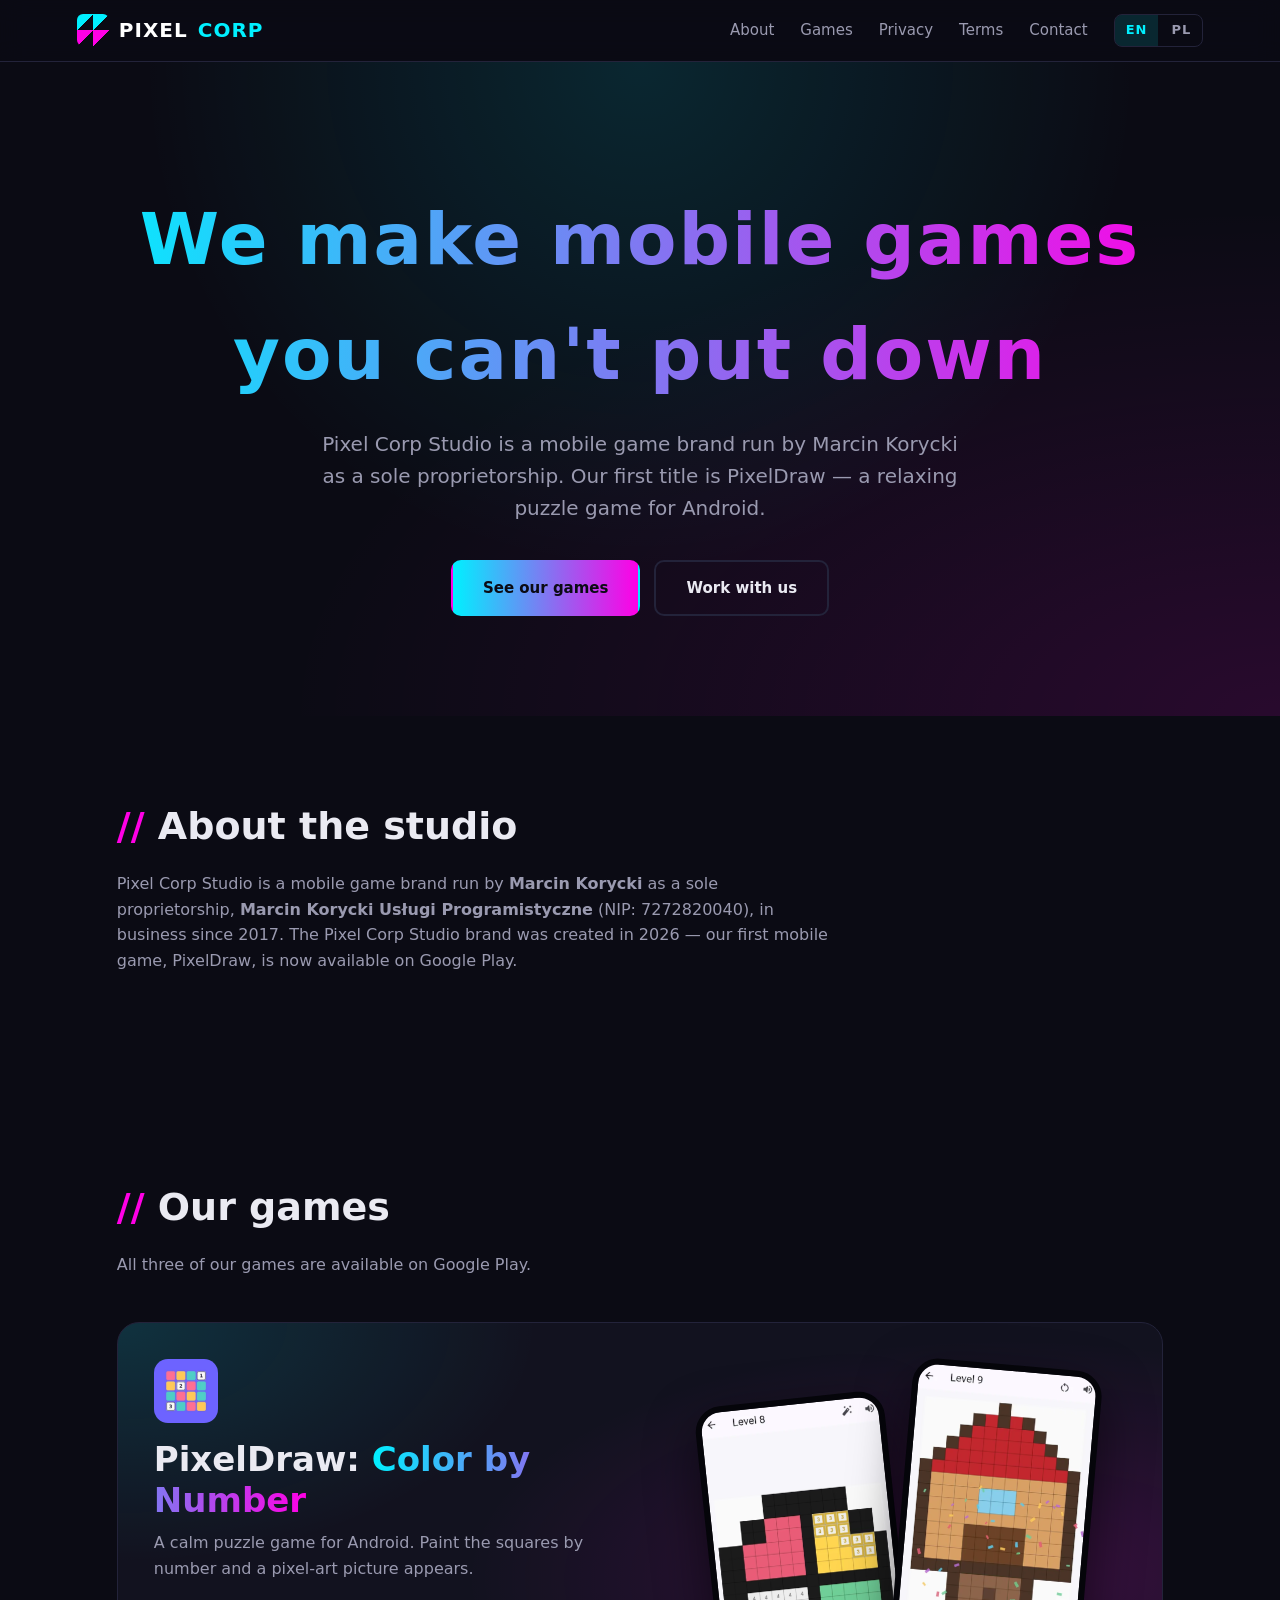
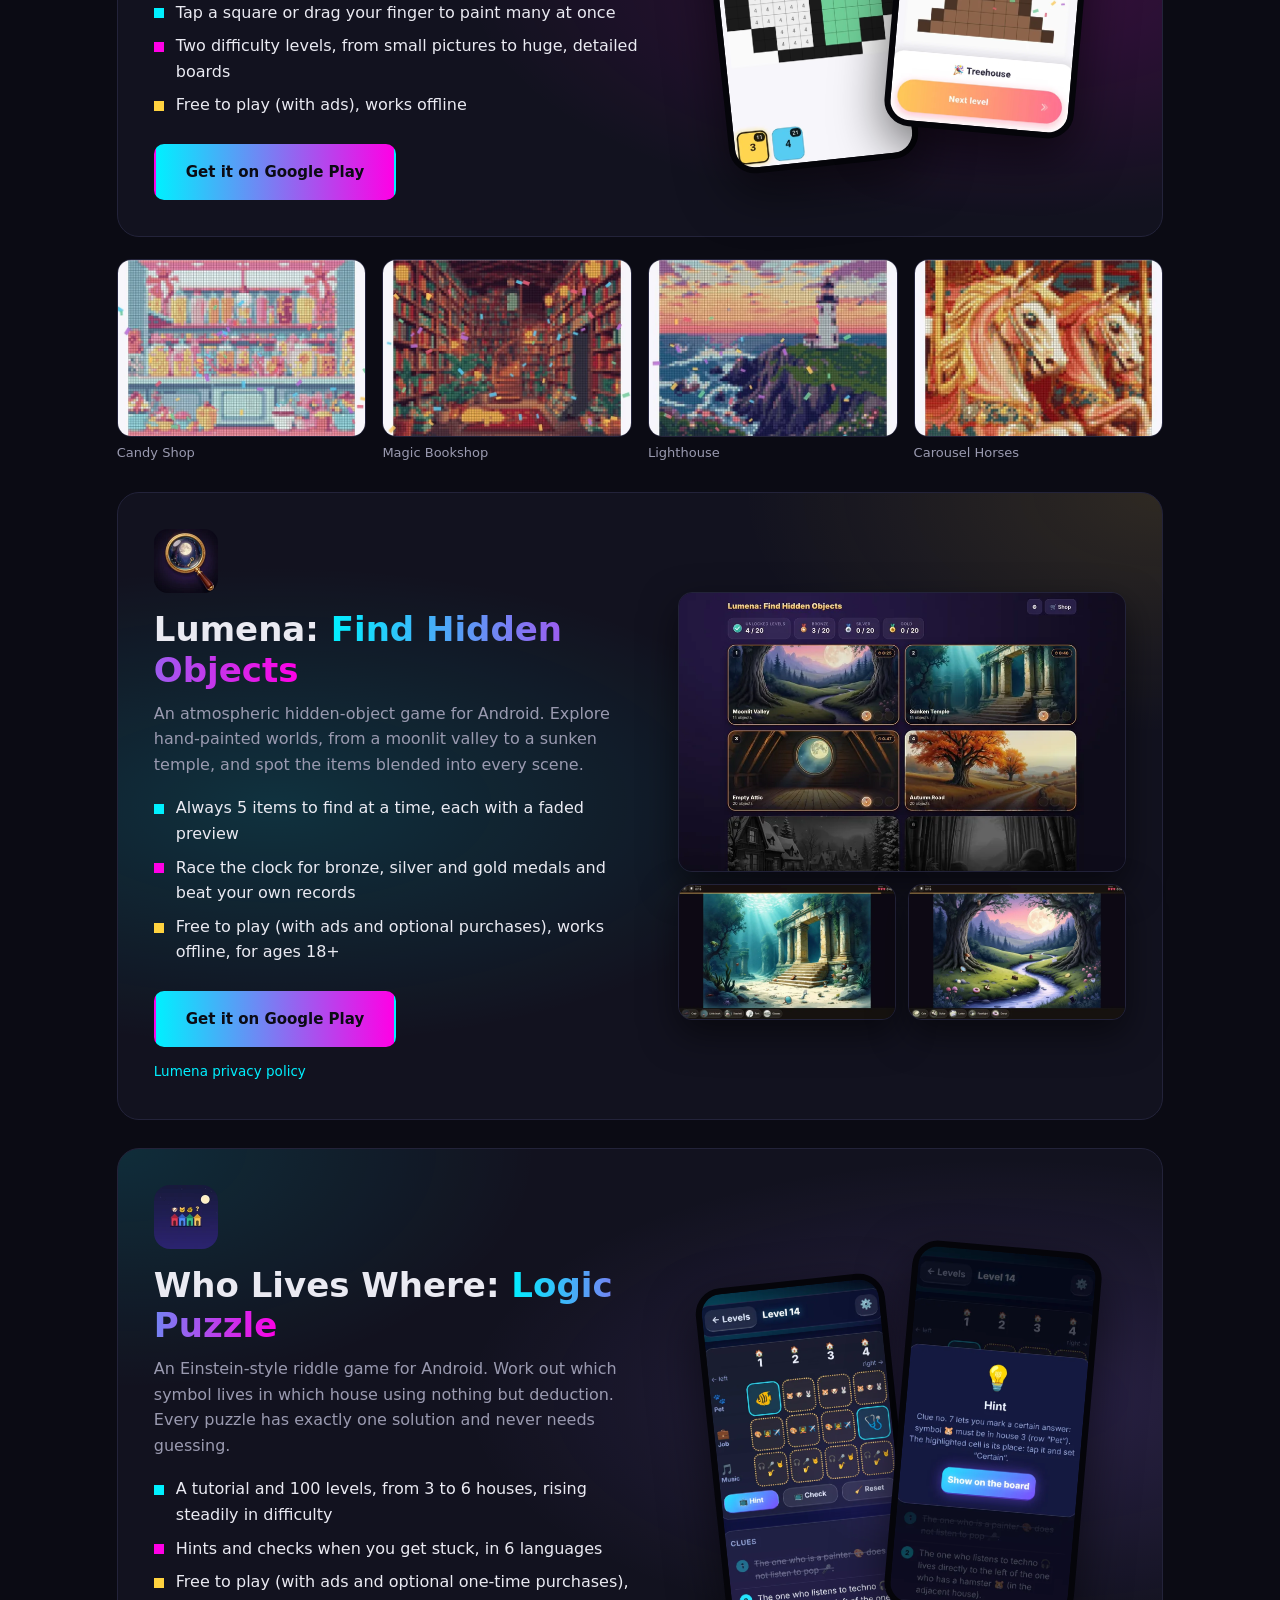
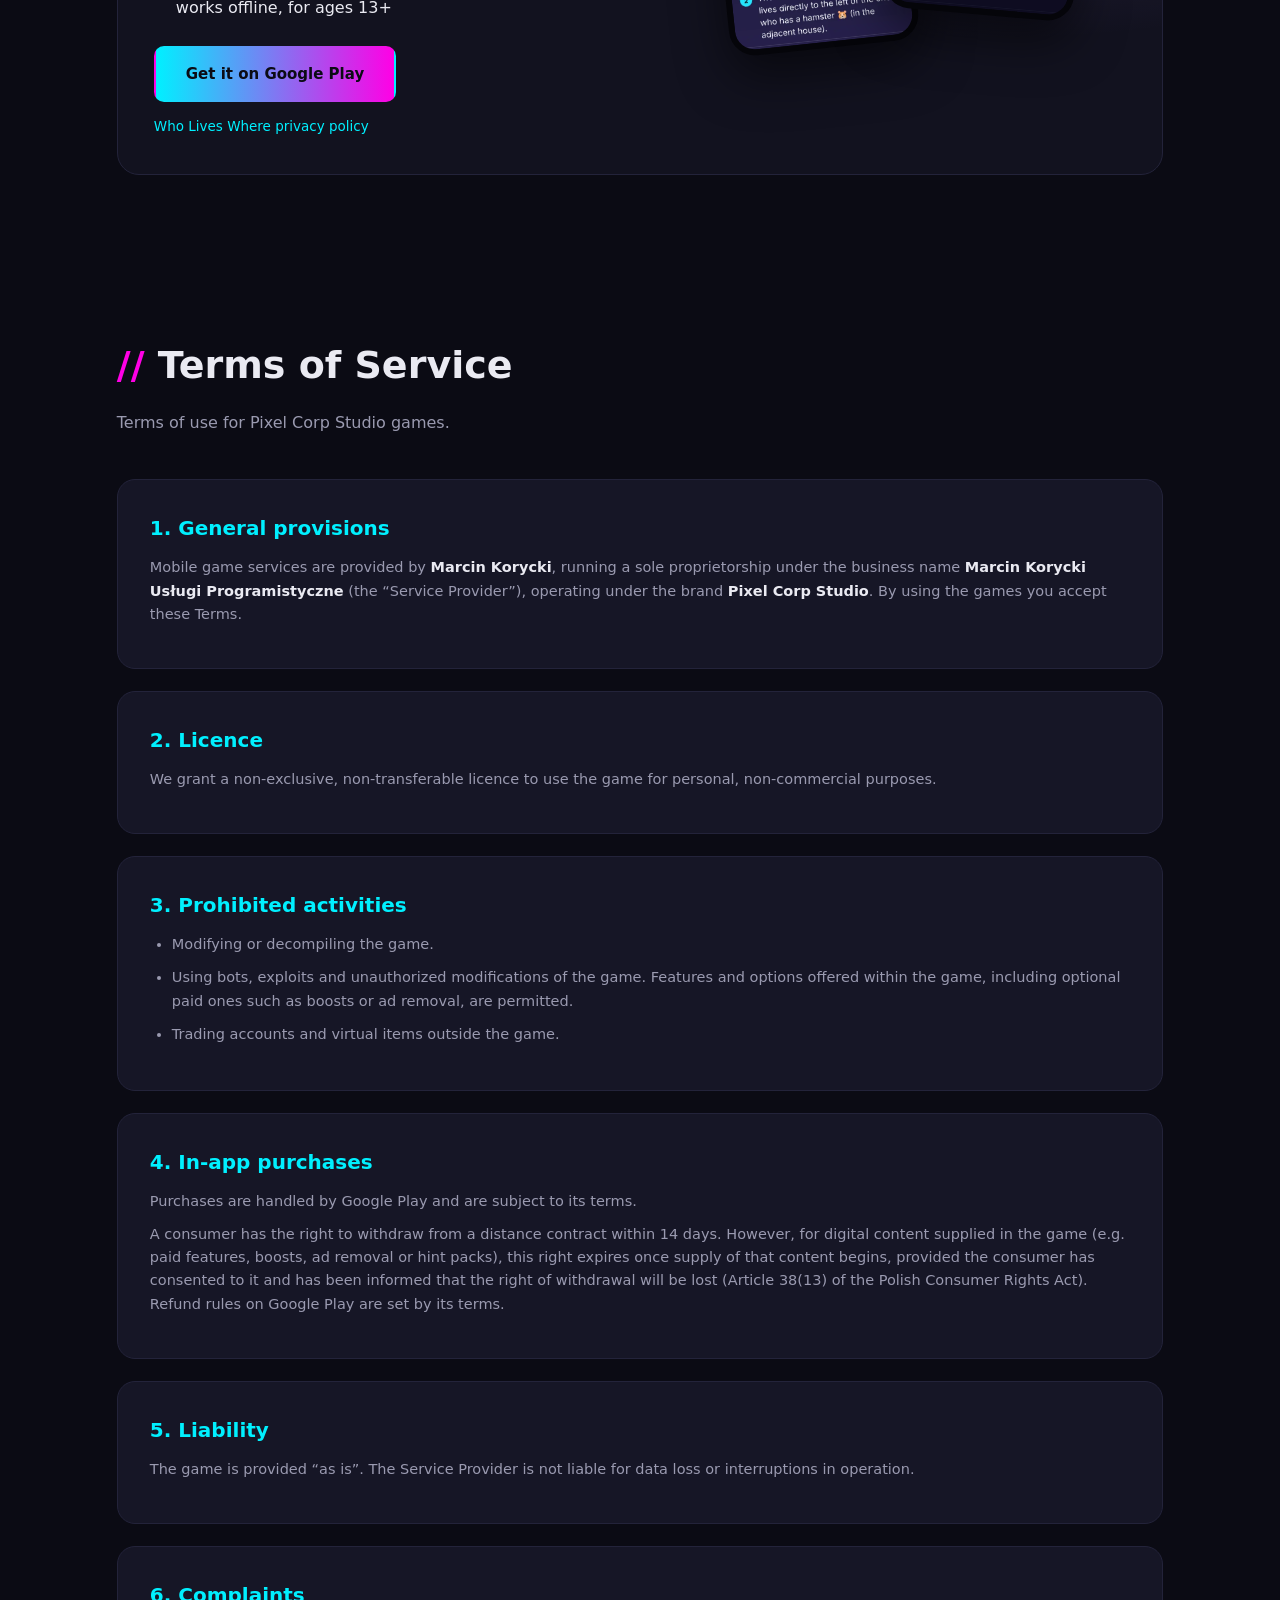
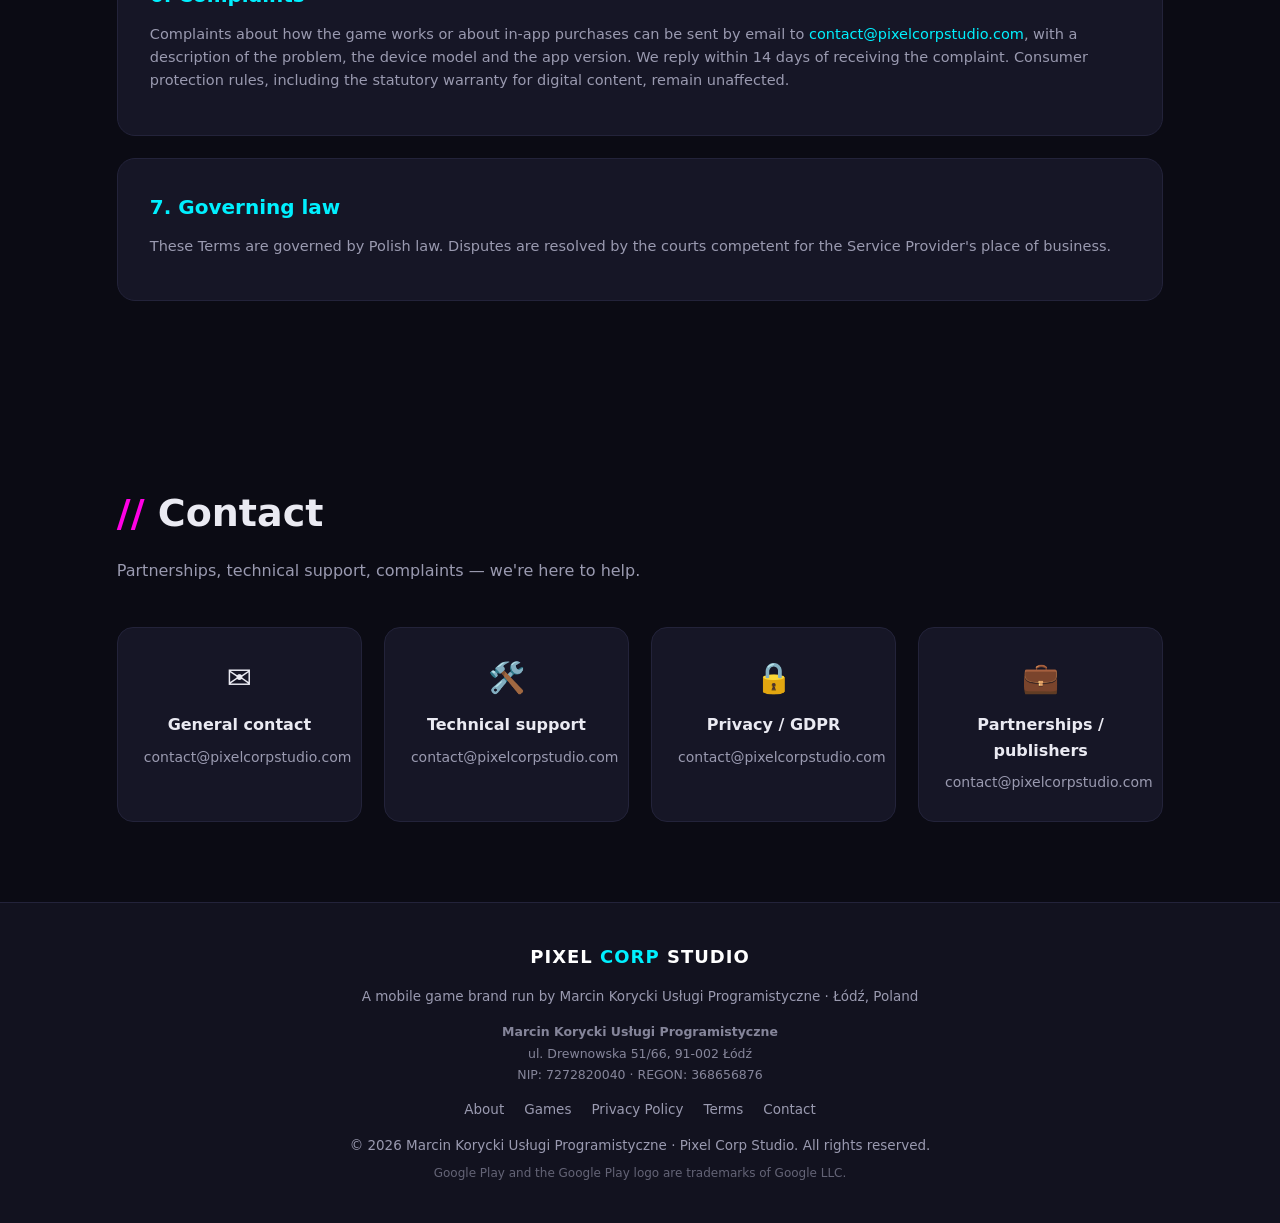
<file: index.html>
<!DOCTYPE html>
<html lang="en">
<head>
<meta name="google-site-verification" content="8522fjta0KtmAq6tlZYOzUPlFx3F5fHoXZ2V8XUHtcg" />
<meta charset="UTF-8" />
<meta name="viewport" content="width=device-width, initial-scale=1.0" />
<title>Pixel Corp Studio — Mobile Game Developers</title>
<link rel="canonical" href="https://pixelcorpstudio.com/" />
<link rel="alternate" hreflang="en" href="https://pixelcorpstudio.com/" />
<link rel="alternate" hreflang="pl" href="https://pixelcorpstudio.com/pl/" />
<link rel="alternate" hreflang="x-default" href="https://pixelcorpstudio.com/" />
<meta property="og:type" content="website" />
<meta property="og:title" content="Pixel Corp Studio — Mobile Game Developers" />
<meta property="og:description" content="Pixel Corp Studio — a mobile game brand run by Marcin Korycki Usługi Programistyczne. First game: PixelDraw: Color by Number for Android." />
<meta property="og:url" content="https://pixelcorpstudio.com/" />
<meta property="og:locale" content="en_US" />
<meta name="description" content="Pixel Corp Studio — a mobile game brand run by Marcin Korycki Usługi Programistyczne. First game: PixelDraw: Color by Number for Android." />
<link rel="icon" href="data:image/svg+xml,<svg xmlns='http://www.w3.org/2000/svg' viewBox='0 0 100 100'><rect width='50' height='50' fill='%2300F0FF'/><rect x='50' y='50' width='50' height='50' fill='%23FF00E5'/></svg>" />
<link rel="stylesheet" href="/style.css" />
<script>if(location.hash==='#privacy')location.replace('/privacy/'+'pixeldraw/');</script>
<script>
(function(){
  var KEY='pcs-lang';
  function get(){try{return localStorage.getItem(KEY)}catch(e){return null}}
  function set(v){try{localStorage.setItem(KEY,v)}catch(e){}}
  var pref=get();
  var nav=(navigator.languages&&navigator.languages[0])||navigator.language||'';
  var wantPl=pref?pref==='pl':/^pl\b/i.test(nav);
  if(wantPl)location.replace('/pl/'+location.search+location.hash);
  document.addEventListener('DOMContentLoaded',function(){
    var a=document.querySelector('.lang a');
    if(a)a.addEventListener('click',function(){set(a.getAttribute('hreflang'))});
  });
})();
</script>
</head>
<body>

<nav>
  <a class="logo" href="/"><div class="logo-mark"></div><span>PIXEL</span><span>CORP</span></a>
  <div class="nav-right">
  <ul>
    <li><a href="#about">About</a></li>
    <li><a href="#games">Games</a></li>
    <li><a href="/privacy/">Privacy</a></li>
    <li><a href="#terms">Terms</a></li>
    <li><a href="#contact">Contact</a></li>
  </ul>
  <div class="lang" aria-label="Language"><span aria-current="true">EN</span><a href="/pl/" hreflang="pl" lang="pl">PL</a></div>
  </div>
</nav>

<header>
  <h1>We make mobile games<br>you can't put down</h1>
  <p class="sub">Pixel Corp Studio is a mobile game brand run by Marcin Korycki as a sole proprietorship. Our first title is PixelDraw — a relaxing puzzle game for Android.</p>
  <div class="buttons">
    <a href="#games" class="btn btn-primary">See our games</a>
    <a href="#contact" class="btn btn-outline">Work with us</a>
  </div>
</header>

<section id="about">
  <h2>About the studio</h2>
  <p class="lead">Pixel Corp Studio is a mobile game brand run by <strong>Marcin Korycki</strong> as a sole proprietorship, <strong>Marcin Korycki Usługi Programistyczne</strong> (NIP: 7272820040), in business since 2017. The Pixel Corp Studio brand was created in 2026 — our first mobile game, PixelDraw, is now available on Google Play.</p>
</section>

<section id="games">
  <h2>Our games</h2>
  <p class="lead">All three of our games are available on Google Play.</p>
  <div class="feature">
    <div>
      <img class="ico" src="/img/icon.webp" alt="" width="64" height="64">
      <h3>PixelDraw: <span class="grad">Color by Number</span></h3>
      <p class="desc">A calm puzzle game for Android. Paint the squares by number and a pixel-art picture appears.</p>
      <ul>
        <li>Tap a square or drag your finger to paint many at once</li>
        <li>Two difficulty levels, from small pictures to huge, detailed boards</li>
        <li>Free to play (with ads), works offline</li>
      </ul>
      <a href="https://play.google.com/store/apps/details?id=com.pixelcorpstudio.pixeldraw" class="btn btn-primary" target="_blank" rel="noopener">Get it on Google Play</a>
    </div>
    <div class="phones">
      <div class="phone a"><img src="/img/painting.webp" alt="PixelDraw gameplay while painting a picture" width="540" height="1050"></div>
      <div class="phone b"><img src="/img/treehouse.webp" alt="A finished treehouse picture in PixelDraw" width="540" height="1050"></div>
    </div>
  </div>
  <div class="gal">
    <figure><img src="/img/candy-shop.webp" alt="The Candy Shop picture in PixelDraw" width="540" height="386" loading="lazy"><figcaption>Candy Shop</figcaption></figure>
    <figure><img src="/img/bookshop.webp" alt="The Magic Bookshop picture in PixelDraw" width="540" height="386" loading="lazy"><figcaption>Magic Bookshop</figcaption></figure>
    <figure><img src="/img/lighthouse.webp" alt="The Lighthouse picture in PixelDraw" width="540" height="386" loading="lazy"><figcaption>Lighthouse</figcaption></figure>
    <figure><img src="/img/carousel.webp" alt="The Carousel Horses picture in PixelDraw" width="540" height="386" loading="lazy"><figcaption>Carousel Horses</figcaption></figure>
  </div>
  <div class="feature lumena">
    <div>
      <img class="ico" src="/img/lumena-icon.webp" alt="" width="64" height="64">
      <h3>Lumena: <span class="grad">Find Hidden Objects</span></h3>
      <p class="desc">An atmospheric hidden-object game for Android. Explore hand-painted worlds, from a moonlit valley to a sunken temple, and spot the items blended into every scene.</p>
      <ul>
        <li>Always 5 items to find at a time, each with a faded preview</li>
        <li>Race the clock for bronze, silver and gold medals and beat your own records</li>
        <li>Free to play (with ads and optional purchases), works offline, for ages 18+</li>
      </ul>
      <a href="https://play.google.com/store/apps/details?id=com.pixelcorpstudio.lumena" class="btn btn-primary" target="_blank" rel="noopener">Get it on Google Play</a>
      <p class="links2"><a href="/privacy/lumena/">Lumena privacy policy</a></p>
    </div>
    <div class="shots">
      <img src="/img/lumena-mapa.webp" alt="The Lumena level map with scenes to choose from" width="864" height="540" loading="lazy">
      <div class="row2">
        <img src="/img/lumena-swiatynia.webp" alt="A sunken temple scene in Lumena" width="864" height="540" loading="lazy">
        <img src="/img/lumena-dolina.webp" alt="The Moonlit Valley scene in Lumena" width="864" height="540" loading="lazy">
      </div>
    </div>
  </div>
  <div class="feature wlw">
    <div>
      <img class="ico" src="/img/wlw-icon.webp" alt="" width="64" height="64">
      <h3>Who Lives Where: <span class="grad">Logic Puzzle</span></h3>
      <p class="desc">An Einstein-style riddle game for Android. Work out which symbol lives in which house using nothing but deduction. Every puzzle has exactly one solution and never needs guessing.</p>
      <ul>
        <li>A tutorial and 100 levels, from 3 to 6 houses, rising steadily in difficulty</li>
        <li>Hints and checks when you get stuck, in 6 languages</li>
        <li>Free to play (with ads and optional one-time purchases), works offline, for ages 13+</li>
      </ul>
      <a href="https://play.google.com/store/apps/details?id=com.pixelcorpstudio.wholiveswhere" class="btn btn-primary" target="_blank" rel="noopener">Get it on Google Play</a>
      <p class="links2"><a href="/privacy/who-lives-where/">Who Lives Where privacy policy</a></p>
    </div>
    <div class="phones">
      <div class="phone a"><img src="/img/wlw-en-plansza.webp" alt="A Who Lives Where puzzle board with clues" width="540" height="1050" loading="lazy"></div>
      <div class="phone b"><img src="/img/wlw-en-podpowiedz.webp" alt="A hint in Who Lives Where" width="540" height="1050" loading="lazy"></div>
    </div>
  </div>
</section>

<section id="terms">
  <h2>Terms of Service</h2>
  <p class="lead">Terms of use for Pixel Corp Studio games.</p>

  <div class="legal-box">
    <h3>1. General provisions</h3>
    <p>Mobile game services are provided by <strong>Marcin Korycki</strong>, running a sole proprietorship under the business name <strong>Marcin Korycki Usługi Programistyczne</strong> (the “Service Provider”), operating under the brand <strong>Pixel Corp Studio</strong>. By using the games you accept these Terms.</p>
  </div>

  <div class="legal-box">
    <h3>2. Licence</h3>
    <p>We grant a non-exclusive, non-transferable licence to use the game for personal, non-commercial purposes.</p>
  </div>

  <div class="legal-box">
    <h3>3. Prohibited activities</h3>
    <ul>
      <li>Modifying or decompiling the game.</li>
      <li>Using bots, exploits and unauthorized modifications of the game. Features and options offered within the game, including optional paid ones such as boosts or ad removal, are permitted.</li>
      <li>Trading accounts and virtual items outside the game.</li>
    </ul>
  </div>

  <div class="legal-box">
    <h3>4. In-app purchases</h3>
    <p>Purchases are handled by Google Play and are subject to its terms.</p>
    <p>A consumer has the right to withdraw from a distance contract within 14 days. However, for digital content supplied in the game (e.g. paid features, boosts, ad removal or hint packs), this right expires once supply of that content begins, provided the consumer has consented to it and has been informed that the right of withdrawal will be lost (Article 38(13) of the Polish Consumer Rights Act). Refund rules on Google Play are set by its terms.</p>
  </div>

  <div class="legal-box">
    <h3>5. Liability</h3>
    <p>The game is provided “as is”. The Service Provider is not liable for data loss or interruptions in operation.</p>
  </div>

  <div class="legal-box">
    <h3>6. Complaints</h3>
    <p>Complaints about how the game works or about in-app purchases can be sent by email to <a href="mailto:contact@pixelcorpstudio.com">contact@pixelcorpstudio.com</a>, with a description of the problem, the device model and the app version. We reply within 14 days of receiving the complaint. Consumer protection rules, including the statutory warranty for digital content, remain unaffected.</p>
  </div>

  <div class="legal-box">
    <h3>7. Governing law</h3>
    <p>These Terms are governed by Polish law. Disputes are resolved by the courts competent for the Service Provider's place of business.</p>
  </div>
</section>

<section id="contact">
  <h2>Contact</h2>
  <p class="lead">Partnerships, technical support, complaints — we're here to help.</p>
  <div class="contact-grid">
    <div class="contact-card">
      <div class="icon">✉️</div>
      <h4>General contact</h4>
      <a href="mailto:contact@pixelcorpstudio.com">contact@pixelcorpstudio.com</a>
    </div>
    <div class="contact-card">
      <div class="icon">🛠️</div>
      <h4>Technical support</h4>
      <a href="mailto:contact@pixelcorpstudio.com">contact@pixelcorpstudio.com</a>
    </div>
    <div class="contact-card">
      <div class="icon">🔒</div>
      <h4>Privacy / GDPR</h4>
      <a href="mailto:contact@pixelcorpstudio.com">contact@pixelcorpstudio.com</a>
    </div>
    <div class="contact-card">
      <div class="icon">💼</div>
      <h4>Partnerships / publishers</h4>
      <a href="mailto:contact@pixelcorpstudio.com">contact@pixelcorpstudio.com</a>
    </div>
  </div>
</section>

<footer>
  <div class="flogo">PIXEL <span>CORP</span> STUDIO</div>
  <p>A mobile game brand run by Marcin Korycki Usługi Programistyczne · Łódź, Poland</p>
  <div class="legal-info">
    <strong>Marcin Korycki Usługi Programistyczne</strong><br>
    ul. Drewnowska 51/66, 91-002 Łódź<br>
    NIP: 7272820040 · REGON: 368656876
  </div>
  <div class="links">
    <a href="#about">About</a>
    <a href="#games">Games</a>
    <a href="/privacy/">Privacy Policy</a>
    <a href="#terms">Terms</a>
    <a href="#contact">Contact</a>
  </div>
  <p>© 2026 Marcin Korycki Usługi Programistyczne · Pixel Corp Studio. All rights reserved.</p>
  <p style="margin-top:8px;font-size:12px;opacity:.6">Google Play and the Google Play logo are trademarks of Google LLC.</p>
</footer>

</body>
</html>
</file>
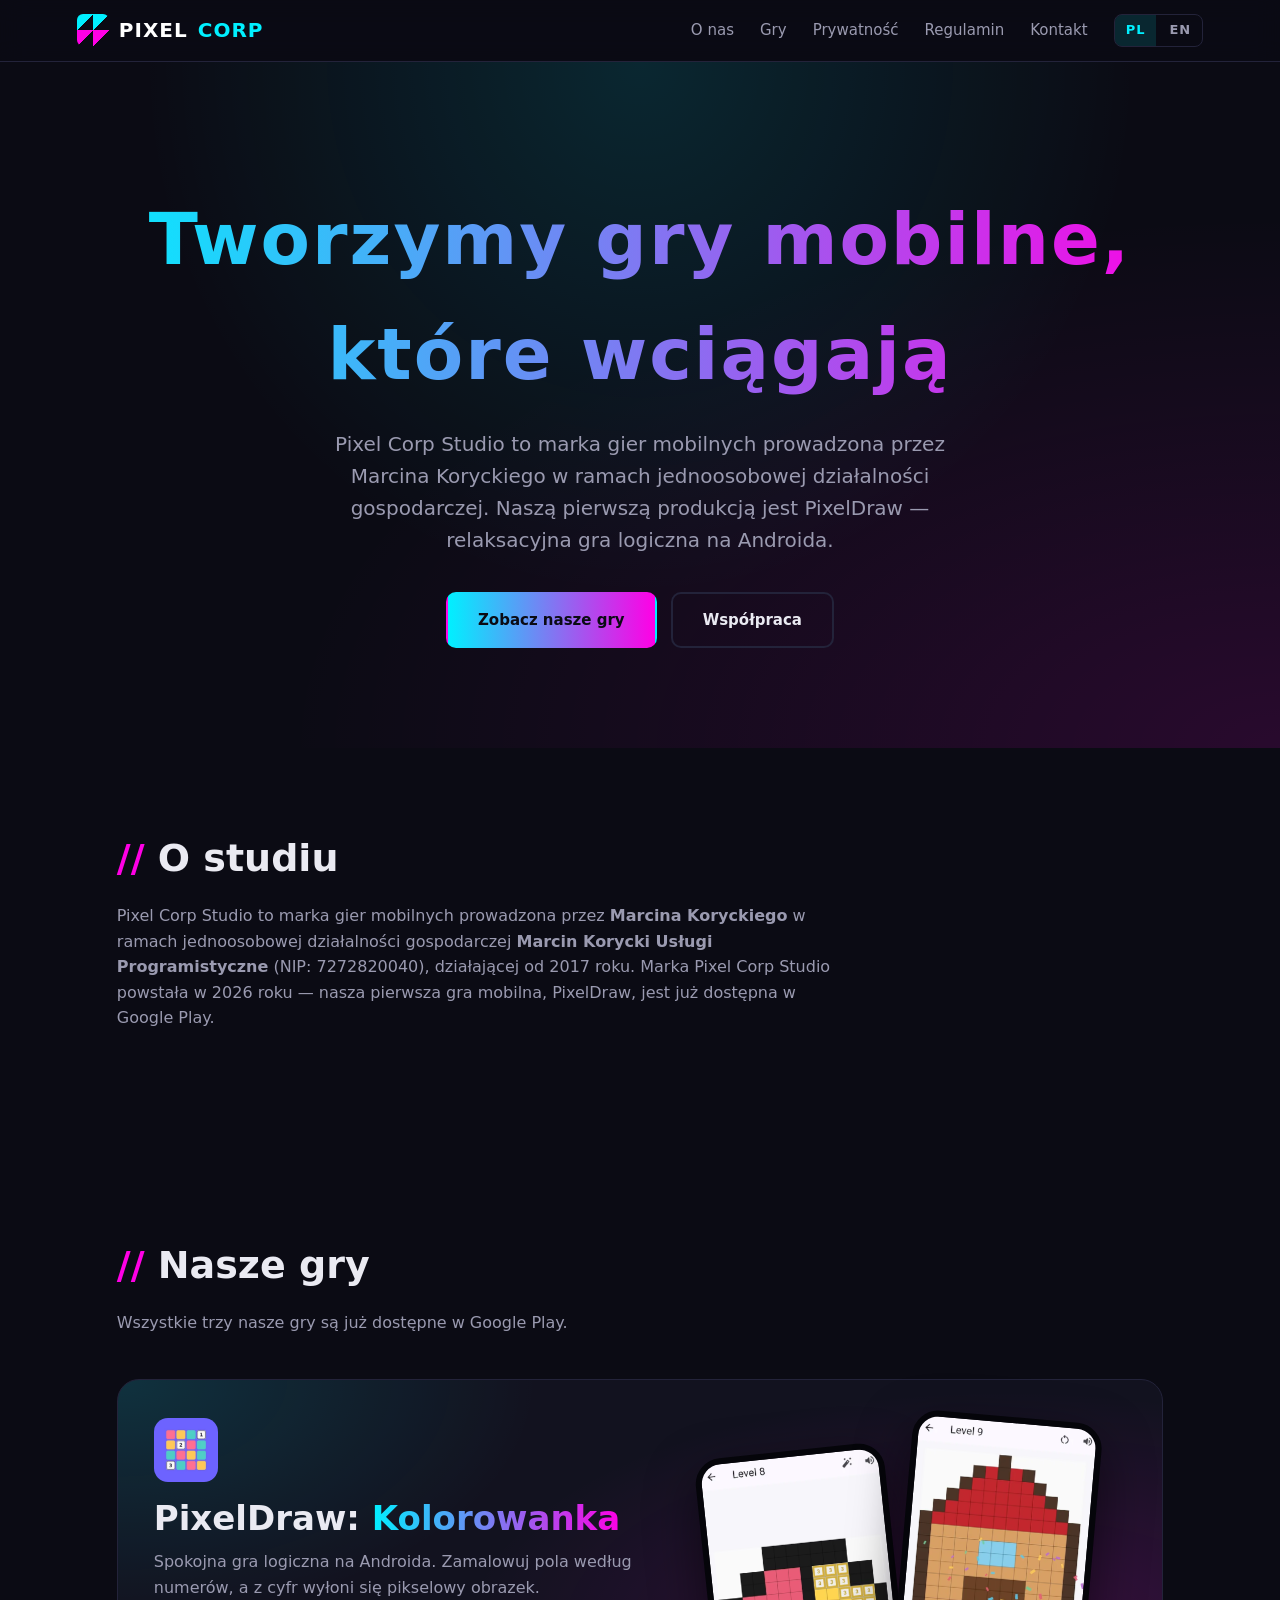
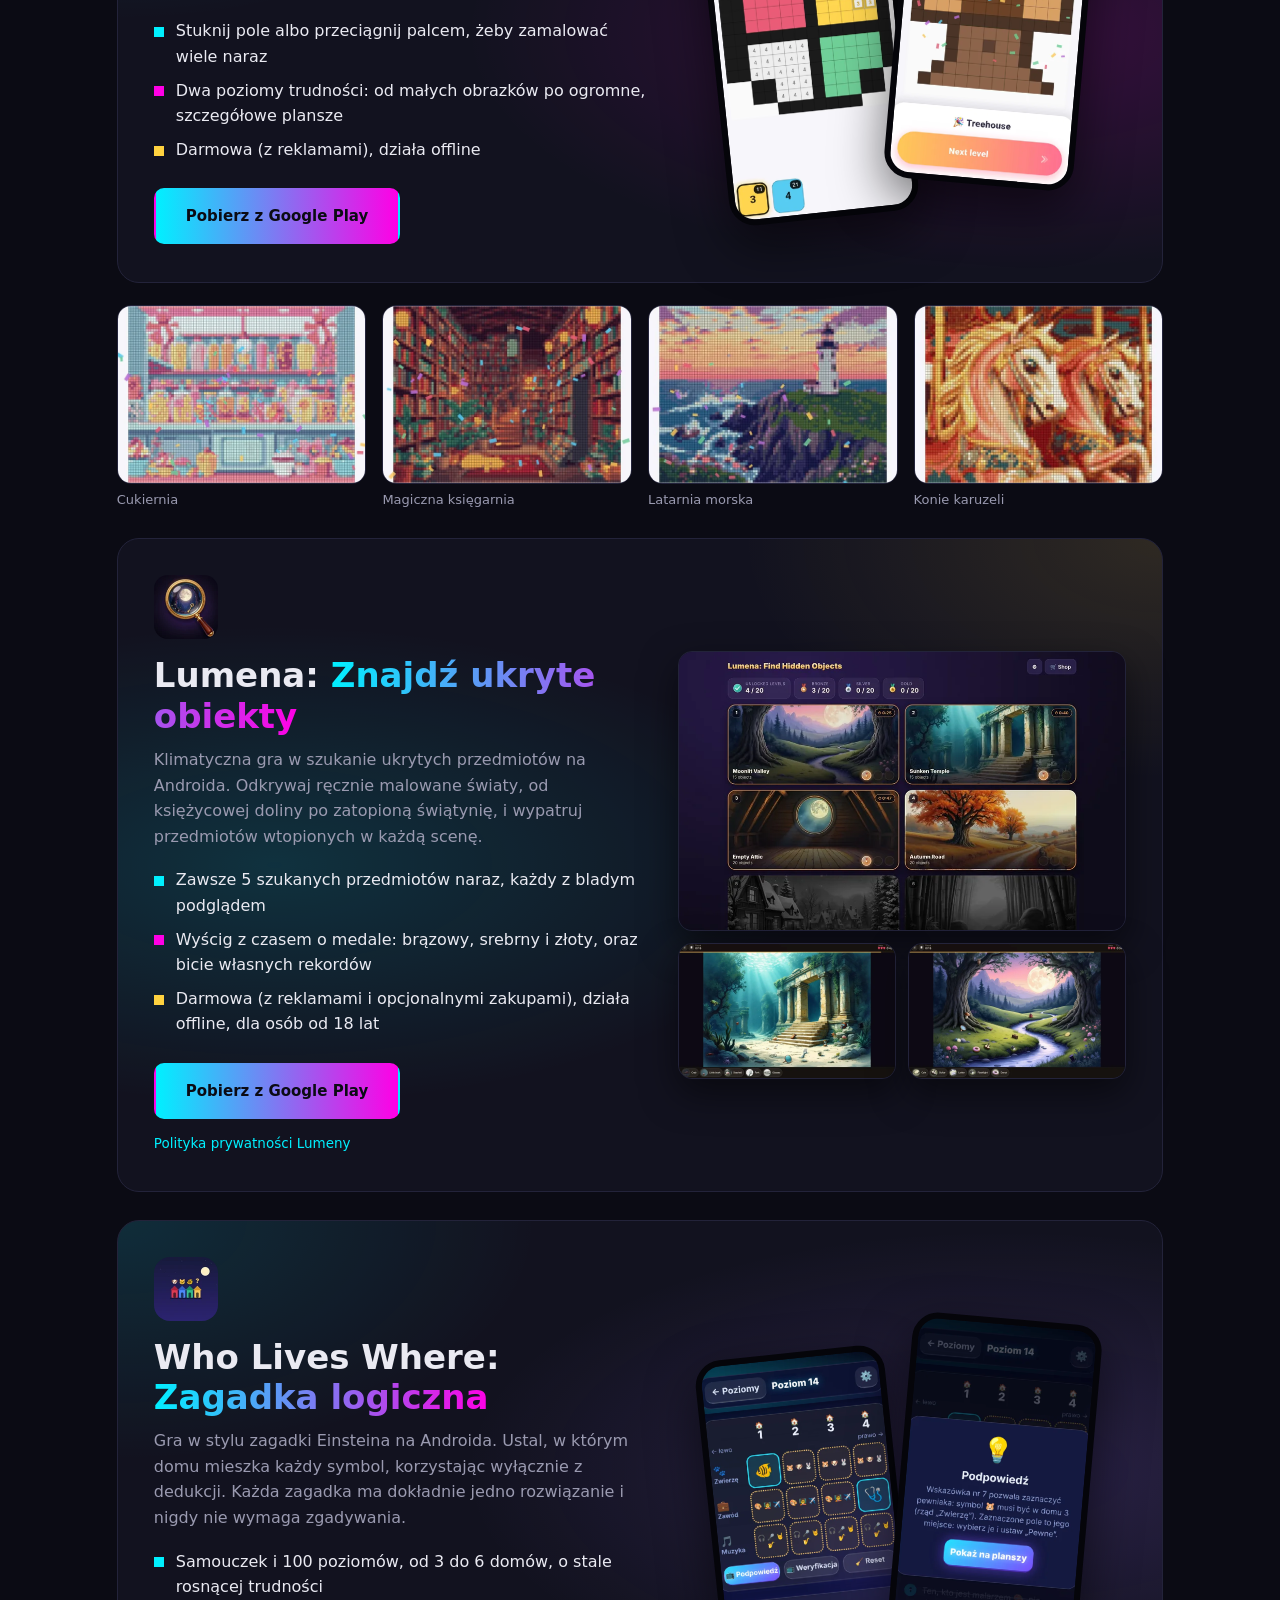
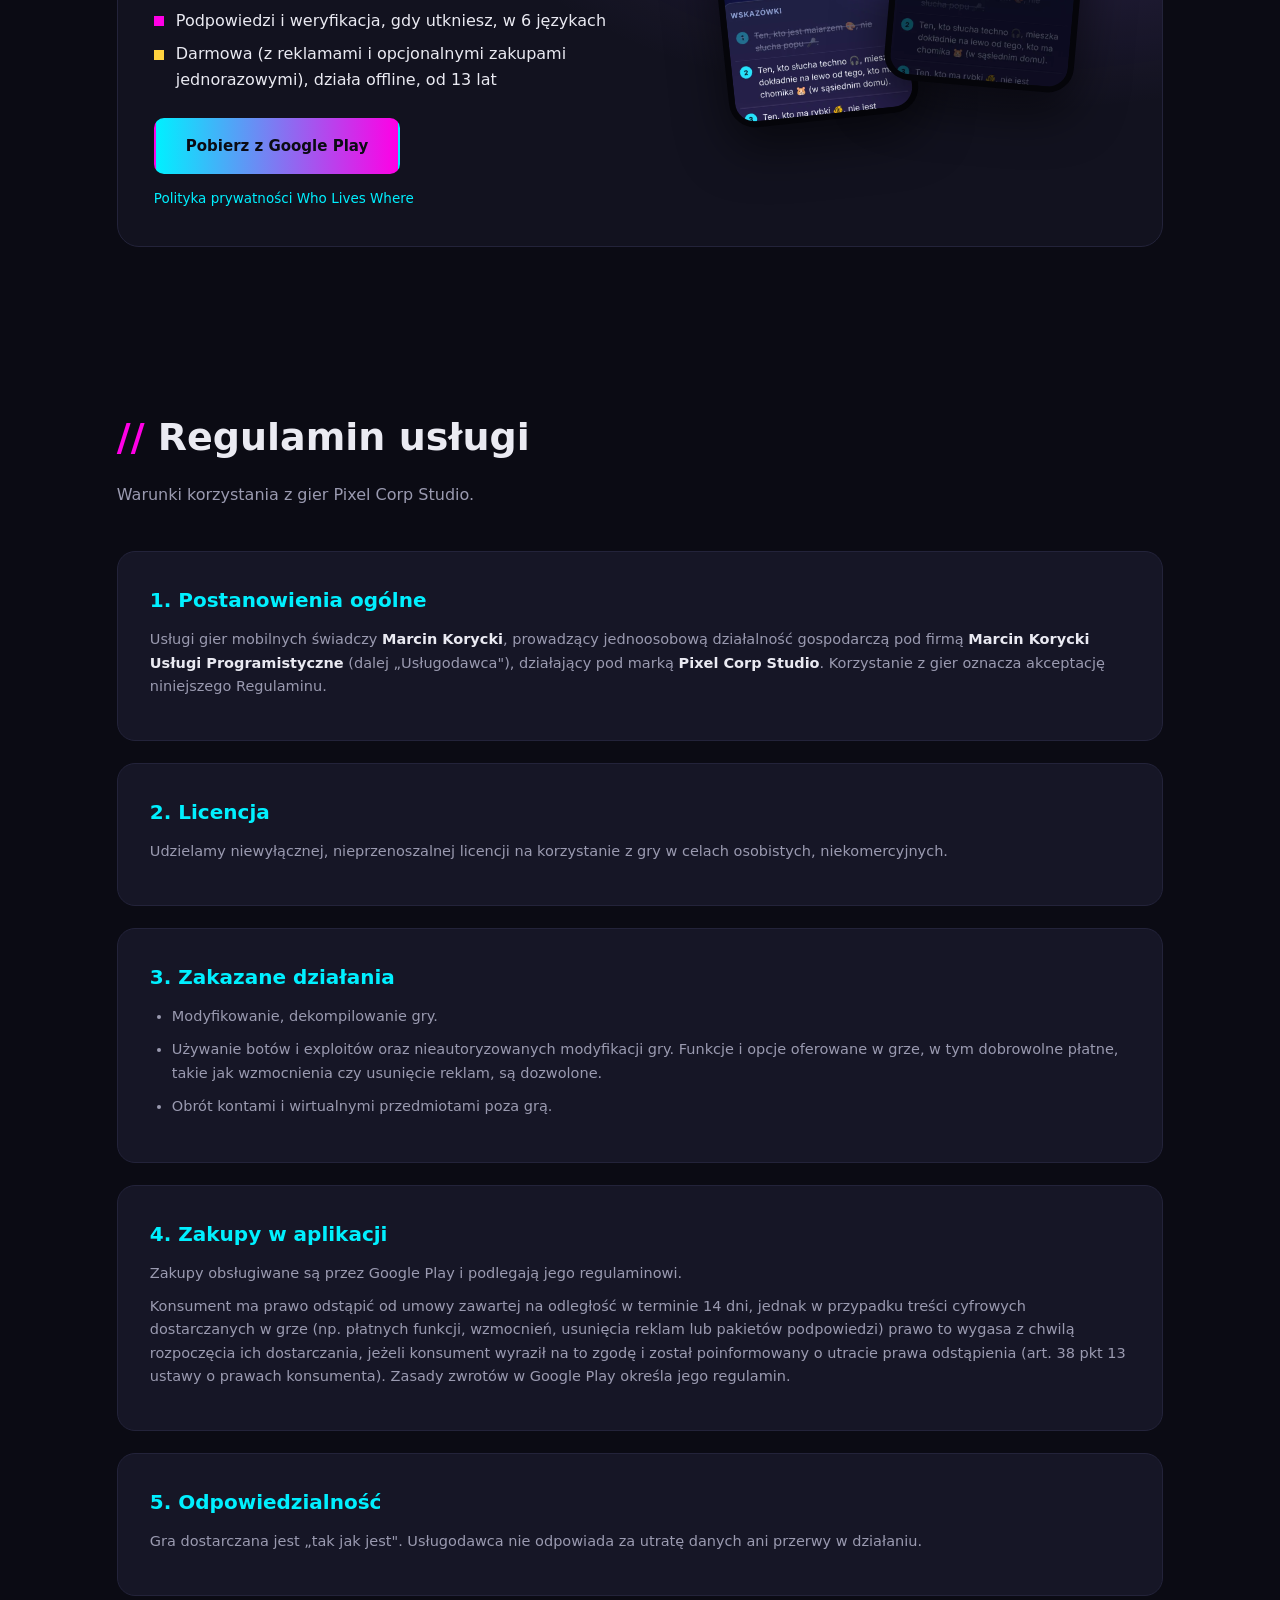
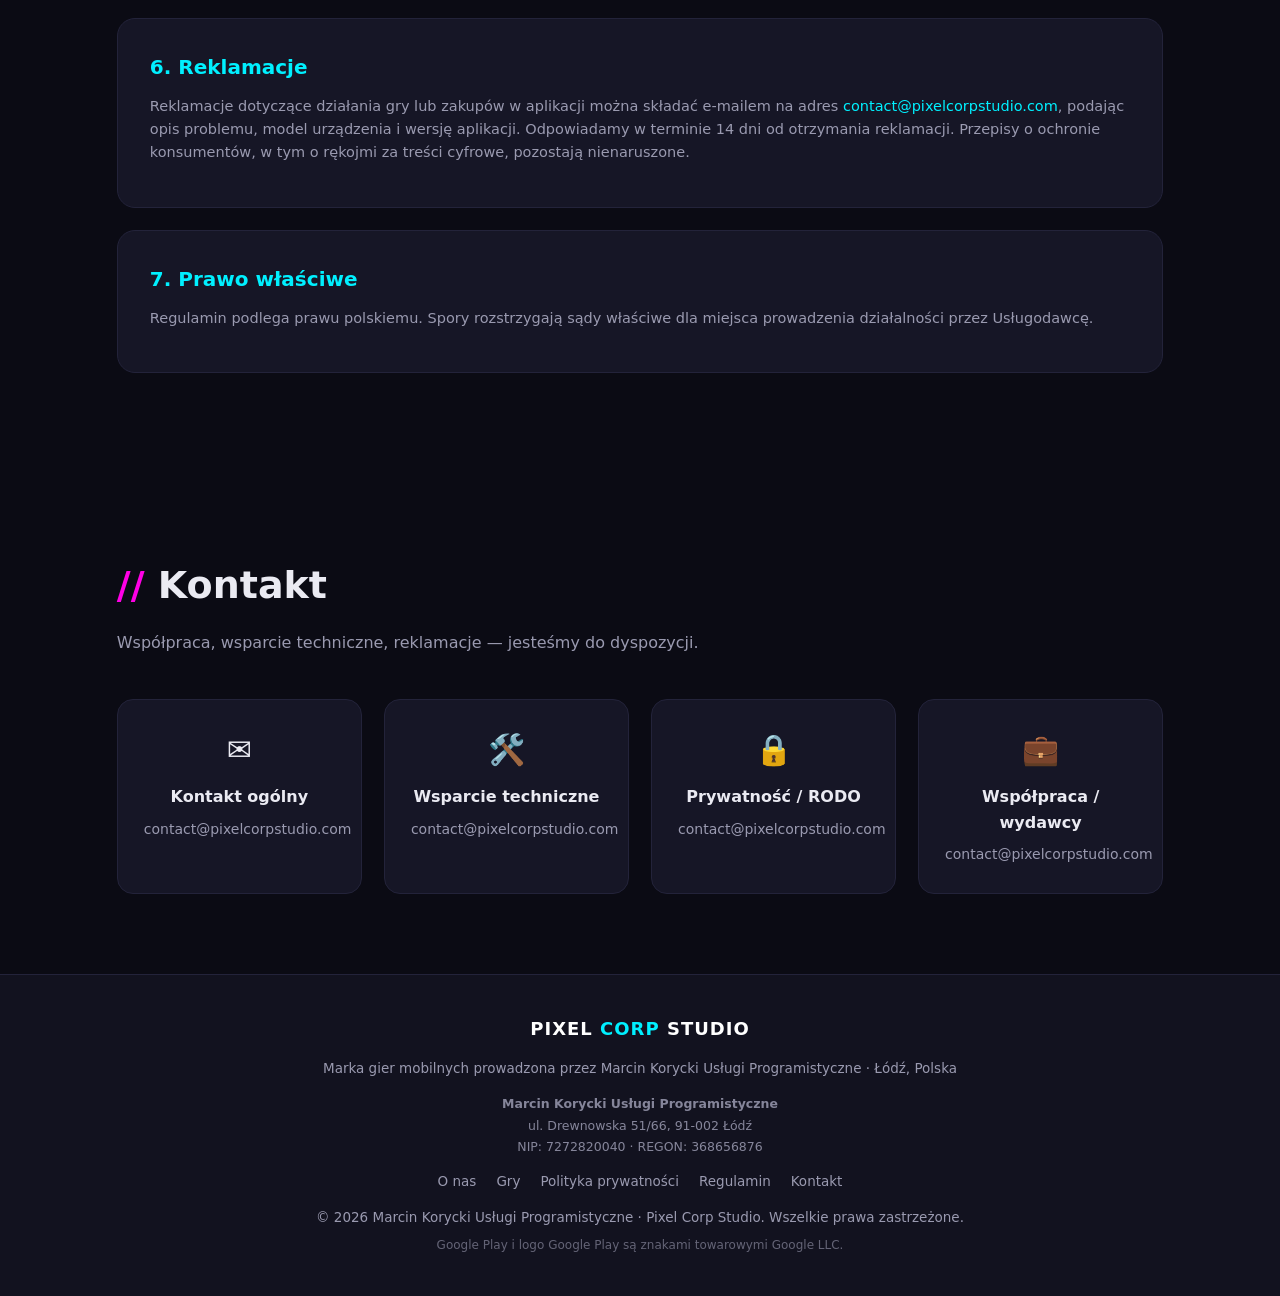
<file: pl/index.html>
<!DOCTYPE html>
<html lang="pl">
<head>
<meta name="google-site-verification" content="8522fjta0KtmAq6tlZYOzUPlFx3F5fHoXZ2V8XUHtcg" />
<meta charset="UTF-8" />
<meta name="viewport" content="width=device-width, initial-scale=1.0" />
<title>Pixel Corp Studio — Twórcy gier mobilnych</title>
<link rel="canonical" href="https://pixelcorpstudio.com/pl/" />
<link rel="alternate" hreflang="en" href="https://pixelcorpstudio.com/" />
<link rel="alternate" hreflang="pl" href="https://pixelcorpstudio.com/pl/" />
<link rel="alternate" hreflang="x-default" href="https://pixelcorpstudio.com/" />
<meta property="og:type" content="website" />
<meta property="og:title" content="Pixel Corp Studio — Twórcy gier mobilnych" />
<meta property="og:description" content="Pixel Corp Studio — marka gier mobilnych prowadzona przez Marcin Korycki Usługi Programistyczne. Pierwsza gra: PixelDraw: Kolorowanka na Androida." />
<meta property="og:url" content="https://pixelcorpstudio.com/pl/" />
<meta property="og:locale" content="pl_PL" />
<meta name="description" content="Pixel Corp Studio — marka gier mobilnych prowadzona przez Marcin Korycki Usługi Programistyczne. Pierwsza gra: PixelDraw: Kolorowanka na Androida." />
<link rel="icon" href="data:image/svg+xml,<svg xmlns='http://www.w3.org/2000/svg' viewBox='0 0 100 100'><rect width='50' height='50' fill='%2300F0FF'/><rect x='50' y='50' width='50' height='50' fill='%23FF00E5'/></svg>" />
<link rel="stylesheet" href="/style.css" />
<script>if(location.hash==='#privacy')location.replace('/pl/privacy/'+'pixeldraw/');</script>
<script>
(function(){
  var KEY='pcs-lang';
  function get(){try{return localStorage.getItem(KEY)}catch(e){return null}}
  function set(v){try{localStorage.setItem(KEY,v)}catch(e){}}
  
  document.addEventListener('DOMContentLoaded',function(){
    var a=document.querySelector('.lang a');
    if(a)a.addEventListener('click',function(){set(a.getAttribute('hreflang'))});
  });
})();
</script>
</head>
<body>

<nav>
  <a class="logo" href="/pl/"><div class="logo-mark"></div><span>PIXEL</span><span>CORP</span></a>
  <div class="nav-right">
  <ul>
    <li><a href="#about">O nas</a></li>
    <li><a href="#games">Gry</a></li>
    <li><a href="/pl/privacy/">Prywatność</a></li>
    <li><a href="#terms">Regulamin</a></li>
    <li><a href="#contact">Kontakt</a></li>
  </ul>
  <div class="lang" aria-label="Język"><span aria-current="true">PL</span><a href="/" hreflang="en" lang="en">EN</a></div>
  </div>
</nav>

<header>
  <h1>Tworzymy gry mobilne,<br>które wciągają</h1>
  <p class="sub">Pixel Corp Studio to marka gier mobilnych prowadzona przez Marcina Koryckiego w ramach jednoosobowej działalności gospodarczej. Naszą pierwszą produkcją jest PixelDraw — relaksacyjna gra logiczna na Androida.</p>
  <div class="buttons">
    <a href="#games" class="btn btn-primary">Zobacz nasze gry</a>
    <a href="#contact" class="btn btn-outline">Współpraca</a>
  </div>
</header>

<section id="about">
  <h2>O studiu</h2>
  <p class="lead">Pixel Corp Studio to marka gier mobilnych prowadzona przez <strong>Marcina Koryckiego</strong> w ramach jednoosobowej działalności gospodarczej <strong>Marcin Korycki Usługi Programistyczne</strong> (NIP: 7272820040), działającej od 2017 roku. Marka Pixel Corp Studio powstała w 2026 roku — nasza pierwsza gra mobilna, PixelDraw, jest już dostępna w Google Play.</p>
  <!-- Statystyki studia — DO UZUPEŁNIENIA po wydaniu pierwszych gier, odkomentować i uzupełnić realnymi liczbami.
  <div class="about-grid">
    <div class="stat"><b>2017</b><span>Rok założenia (JDG)</span></div>
    <div class="stat"><b>—</b><span>Wydanych gier</span></div>
    <div class="stat"><b>—</b><span>Pobrań</span></div>
    <div class="stat"><b>—</b><span>Średnia ocena</span></div>
  </div>
  -->
</section>

<section id="games">
  <h2>Nasze gry</h2>
  <p class="lead">Wszystkie trzy nasze gry są już dostępne w Google Play.</p>
  <div class="feature">
    <div>
      <img class="ico" src="/img/icon.webp" alt="" width="64" height="64">
      <h3>PixelDraw: <span class="grad">Kolorowanka</span></h3>
      <p class="desc">Spokojna gra logiczna na Androida. Zamalowuj pola według numerów, a z cyfr wyłoni się pikselowy obrazek.</p>
      <ul>
        <li>Stuknij pole albo przeciągnij palcem, żeby zamalować wiele naraz</li>
        <li>Dwa poziomy trudności: od małych obrazków po ogromne, szczegółowe plansze</li>
        <li>Darmowa (z reklamami), działa offline</li>
      </ul>
      <a href="https://play.google.com/store/apps/details?id=com.pixelcorpstudio.pixeldraw" class="btn btn-primary" target="_blank" rel="noopener">Pobierz z Google Play</a>
    </div>
    <div class="phones">
      <div class="phone a"><img src="/img/painting.webp" alt="Ekran gry PixelDraw w trakcie malowania planszy" width="540" height="1050"></div>
      <div class="phone b"><img src="/img/treehouse.webp" alt="Ukończony obrazek domku na drzewie w grze PixelDraw" width="540" height="1050"></div>
    </div>
  </div>
  <div class="gal">
    <figure><img src="/img/candy-shop.webp" alt="Plansza „Cukiernia” w grze PixelDraw" width="540" height="386" loading="lazy"><figcaption>Cukiernia</figcaption></figure>
    <figure><img src="/img/bookshop.webp" alt="Plansza „Magiczna księgarnia” w grze PixelDraw" width="540" height="386" loading="lazy"><figcaption>Magiczna księgarnia</figcaption></figure>
    <figure><img src="/img/lighthouse.webp" alt="Plansza „Latarnia morska” w grze PixelDraw" width="540" height="386" loading="lazy"><figcaption>Latarnia morska</figcaption></figure>
    <figure><img src="/img/carousel.webp" alt="Plansza „Konie karuzeli” w grze PixelDraw" width="540" height="386" loading="lazy"><figcaption>Konie karuzeli</figcaption></figure>
  </div>
  <div class="feature lumena">
    <div>
      <img class="ico" src="/img/lumena-icon.webp" alt="" width="64" height="64">
      <h3>Lumena: <span class="grad">Znajdź ukryte obiekty</span></h3>
      <p class="desc">Klimatyczna gra w szukanie ukrytych przedmiotów na Androida. Odkrywaj ręcznie malowane światy, od księżycowej doliny po zatopioną świątynię, i wypatruj przedmiotów wtopionych w każdą scenę.</p>
      <ul>
        <li>Zawsze 5 szukanych przedmiotów naraz, każdy z bladym podglądem</li>
        <li>Wyścig z czasem o medale: brązowy, srebrny i złoty, oraz bicie własnych rekordów</li>
        <li>Darmowa (z reklamami i opcjonalnymi zakupami), działa offline, dla osób od 18 lat</li>
      </ul>
      <a href="https://play.google.com/store/apps/details?id=com.pixelcorpstudio.lumena" class="btn btn-primary" target="_blank" rel="noopener">Pobierz z Google Play</a>
      <p class="links2"><a href="/pl/privacy/lumena/">Polityka prywatności Lumeny</a></p>
    </div>
    <div class="shots">
      <img src="/img/lumena-mapa.webp" alt="Mapa plansz w grze Lumena" width="864" height="540" loading="lazy">
      <div class="row2">
        <img src="/img/lumena-swiatynia.webp" alt="Plansza „Zatopiona Świątynia” w grze Lumena" width="864" height="540" loading="lazy">
        <img src="/img/lumena-dolina.webp" alt="Plansza „Księżycowa Dolina” w grze Lumena" width="864" height="540" loading="lazy">
      </div>
    </div>
  </div>
  <div class="feature wlw">
    <div>
      <img class="ico" src="/img/wlw-icon.webp" alt="" width="64" height="64">
      <h3>Who Lives Where: <span class="grad">Zagadka logiczna</span></h3>
      <p class="desc">Gra w stylu zagadki Einsteina na Androida. Ustal, w którym domu mieszka każdy symbol, korzystając wyłącznie z dedukcji. Każda zagadka ma dokładnie jedno rozwiązanie i nigdy nie wymaga zgadywania.</p>
      <ul>
        <li>Samouczek i 100 poziomów, od 3 do 6 domów, o stale rosnącej trudności</li>
        <li>Podpowiedzi i weryfikacja, gdy utkniesz, w 6 językach</li>
        <li>Darmowa (z reklamami i opcjonalnymi zakupami jednorazowymi), działa offline, od 13 lat</li>
      </ul>
      <a href="https://play.google.com/store/apps/details?id=com.pixelcorpstudio.wholiveswhere" class="btn btn-primary" target="_blank" rel="noopener">Pobierz z Google Play</a>
      <p class="links2"><a href="/pl/privacy/who-lives-where/">Polityka prywatności Who Lives Where</a></p>
    </div>
    <div class="phones">
      <div class="phone a"><img src="/img/wlw-pl-plansza.webp" alt="Plansza zagadki w grze Who Lives Where ze wskazówkami" width="540" height="1050" loading="lazy"></div>
      <div class="phone b"><img src="/img/wlw-pl-podpowiedz.webp" alt="Podpowiedź w grze Who Lives Where" width="540" height="1050" loading="lazy"></div>
    </div>
  </div>
</section>

<section id="terms">
  <h2>Regulamin usługi</h2>
  <p class="lead">Warunki korzystania z gier Pixel Corp Studio.</p>

  <div class="legal-box">
    <h3>1. Postanowienia ogólne</h3>
    <p>Usługi gier mobilnych świadczy <strong>Marcin Korycki</strong>, prowadzący jednoosobową działalność gospodarczą pod firmą <strong>Marcin Korycki Usługi Programistyczne</strong> (dalej „Usługodawca"), działający pod marką <strong>Pixel Corp Studio</strong>. Korzystanie z gier oznacza akceptację niniejszego Regulaminu.</p>
  </div>

  <div class="legal-box">
    <h3>2. Licencja</h3>
    <p>Udzielamy niewyłącznej, nieprzenoszalnej licencji na korzystanie z gry w celach osobistych, niekomercyjnych.</p>
  </div>

  <div class="legal-box">
    <h3>3. Zakazane działania</h3>
    <ul>
      <li>Modyfikowanie, dekompilowanie gry.</li>
      <li>Używanie botów i exploitów oraz nieautoryzowanych modyfikacji gry. Funkcje i opcje oferowane w grze, w tym dobrowolne płatne, takie jak wzmocnienia czy usunięcie reklam, są dozwolone.</li>
      <li>Obrót kontami i wirtualnymi przedmiotami poza grą.</li>
    </ul>
  </div>

  <div class="legal-box">
    <h3>4. Zakupy w aplikacji</h3>
    <p>Zakupy obsługiwane są przez Google Play i podlegają jego regulaminowi.</p>
    <p>Konsument ma prawo odstąpić od umowy zawartej na odległość w terminie 14 dni, jednak w przypadku treści cyfrowych dostarczanych w grze (np. płatnych funkcji, wzmocnień, usunięcia reklam lub pakietów podpowiedzi) prawo to wygasa z chwilą rozpoczęcia ich dostarczania, jeżeli konsument wyraził na to zgodę i został poinformowany o utracie prawa odstąpienia (art. 38 pkt 13 ustawy o prawach konsumenta). Zasady zwrotów w Google Play określa jego regulamin.</p>
  </div>

  <div class="legal-box">
    <h3>5. Odpowiedzialność</h3>
    <p>Gra dostarczana jest „tak jak jest". Usługodawca nie odpowiada za utratę danych ani przerwy w działaniu.</p>
  </div>

  <div class="legal-box">
    <h3>6. Reklamacje</h3>
    <p>Reklamacje dotyczące działania gry lub zakupów w aplikacji można składać e-mailem na adres <a href="mailto:contact@pixelcorpstudio.com">contact@pixelcorpstudio.com</a>, podając opis problemu, model urządzenia i wersję aplikacji. Odpowiadamy w terminie 14 dni od otrzymania reklamacji. Przepisy o ochronie konsumentów, w tym o rękojmi za treści cyfrowe, pozostają nienaruszone.</p>
  </div>

  <div class="legal-box">
    <h3>7. Prawo właściwe</h3>
    <p>Regulamin podlega prawu polskiemu. Spory rozstrzygają sądy właściwe dla miejsca prowadzenia działalności przez Usługodawcę.</p>
  </div>
</section>

<section id="contact">
  <h2>Kontakt</h2>
  <p class="lead">Współpraca, wsparcie techniczne, reklamacje — jesteśmy do dyspozycji.</p>
  <div class="contact-grid">
    <div class="contact-card">
      <div class="icon">✉️</div>
      <h4>Kontakt ogólny</h4>
      <a href="mailto:contact@pixelcorpstudio.com">contact@pixelcorpstudio.com</a>
    </div>
    <div class="contact-card">
      <div class="icon">🛠️</div>
      <h4>Wsparcie techniczne</h4>
      <a href="mailto:contact@pixelcorpstudio.com">contact@pixelcorpstudio.com</a>
    </div>
    <div class="contact-card">
      <div class="icon">🔒</div>
      <h4>Prywatność / RODO</h4>
      <a href="mailto:contact@pixelcorpstudio.com">contact@pixelcorpstudio.com</a>
    </div>
    <div class="contact-card">
      <div class="icon">💼</div>
      <h4>Współpraca / wydawcy</h4>
      <a href="mailto:contact@pixelcorpstudio.com">contact@pixelcorpstudio.com</a>
    </div>
  </div>
</section>

<footer>
  <div class="flogo">PIXEL <span>CORP</span> STUDIO</div>
  <p>Marka gier mobilnych prowadzona przez Marcin Korycki Usługi Programistyczne · Łódź, Polska</p>
  <div class="legal-info">
    <strong>Marcin Korycki Usługi Programistyczne</strong><br>
    ul. Drewnowska 51/66, 91-002 Łódź<br>
    NIP: 7272820040 · REGON: 368656876
  </div>
  <div class="links">
    <a href="#about">O nas</a>
    <a href="#games">Gry</a>
    <a href="/pl/privacy/">Polityka prywatności</a>
    <a href="#terms">Regulamin</a>
    <a href="#contact">Kontakt</a>
  </div>
  <p>© 2026 Marcin Korycki Usługi Programistyczne · Pixel Corp Studio. Wszelkie prawa zastrzeżone.</p>
  <p style="margin-top:8px;font-size:12px;opacity:.6">Google Play i logo Google Play są znakami towarowymi Google LLC.</p>
</footer>

</body>
</html>
</file>
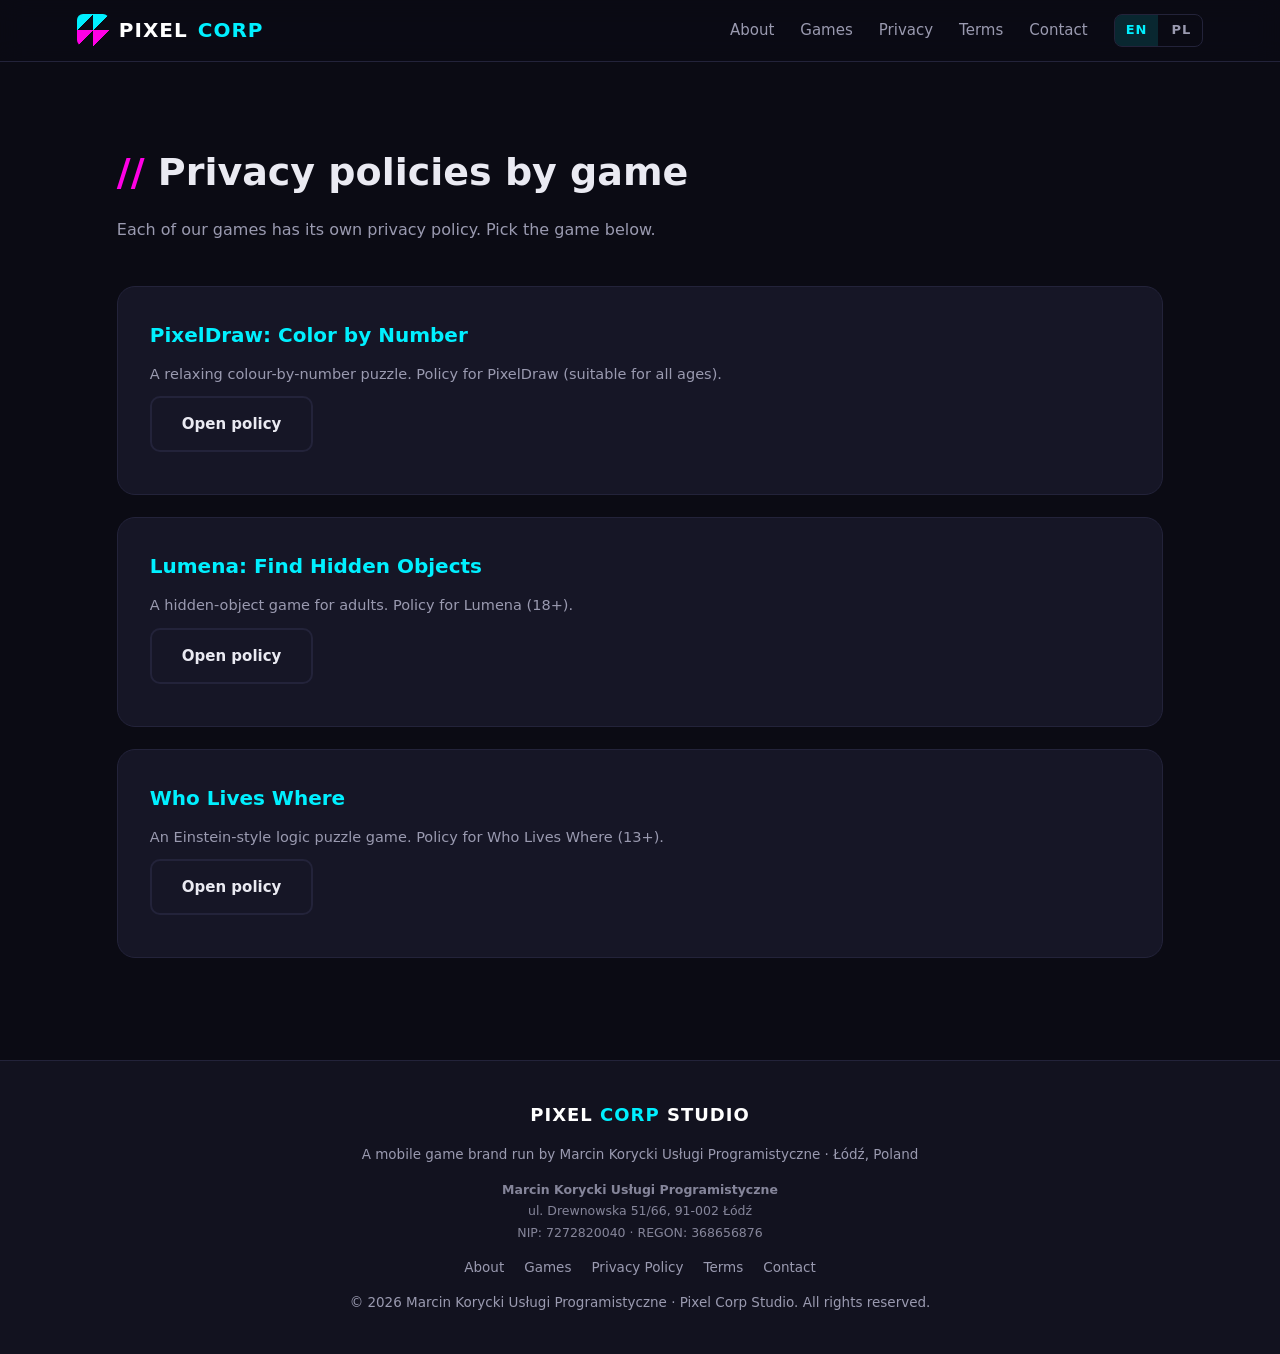
<file: privacy/index.html>
<!DOCTYPE html>
<html lang="en">
<head>
<meta name="google-site-verification" content="8522fjta0KtmAq6tlZYOzUPlFx3F5fHoXZ2V8XUHtcg" />
<meta charset="UTF-8" />
<meta name="viewport" content="width=device-width, initial-scale=1.0" />
<title>Privacy policies by game — Pixel Corp Studio</title>
<link rel="canonical" href="https://pixelcorpstudio.com/privacy/" />
<link rel="alternate" hreflang="en" href="https://pixelcorpstudio.com/privacy/" />
<link rel="alternate" hreflang="pl" href="https://pixelcorpstudio.com/pl/privacy/" />
<link rel="alternate" hreflang="x-default" href="https://pixelcorpstudio.com/privacy/" />
<meta name="description" content="Each of our games has its own privacy policy. Pick the game below." />
<link rel="icon" href="data:image/svg+xml,<svg xmlns='http://www.w3.org/2000/svg' viewBox='0 0 100 100'><rect width='50' height='50' fill='%2300F0FF'/><rect x='50' y='50' width='50' height='50' fill='%23FF00E5'/></svg>" />
<link rel="stylesheet" href="/style.css" />
<script>document.addEventListener('DOMContentLoaded',function(){var a=document.querySelector('.lang a');if(a)a.addEventListener('click',function(){try{localStorage.setItem('pcs-lang',a.getAttribute('hreflang'))}catch(e){}})});</script>
</head>
<body>

<nav>
  <a class="logo" href="/"><div class="logo-mark"></div><span>PIXEL</span><span>CORP</span></a>
  <div class="nav-right">
  <ul>
    <li><a href="/#about">About</a></li>
    <li><a href="/#games">Games</a></li>
    <li><a href="/privacy/">Privacy</a></li>
    <li><a href="/#terms">Terms</a></li>
    <li><a href="/#contact">Contact</a></li>
  </ul>
  <div class="lang" aria-label="Language"><span aria-current="true">EN</span><a href="/pl/privacy/" hreflang="pl" lang="pl">PL</a></div>
  </div>
</nav>
<section id="privacy-hub">
  <h2>Privacy policies by game</h2>
  <p class="lead">Each of our games has its own privacy policy. Pick the game below.</p>
  <div class="legal-box">
    <h3>PixelDraw: Color by Number</h3>
    <p>A relaxing colour-by-number puzzle. Policy for PixelDraw (suitable for all ages).</p>
    <p><a class="btn btn-outline" href="/privacy/pixeldraw/">Open policy</a></p>
  </div>
<div class="legal-box">
    <h3>Lumena: Find Hidden Objects</h3>
    <p>A hidden-object game for adults. Policy for Lumena (18+).</p>
    <p><a class="btn btn-outline" href="/privacy/lumena/">Open policy</a></p>
  </div>
<div class="legal-box">
    <h3>Who Lives Where</h3>
    <p>An Einstein-style logic puzzle game. Policy for Who Lives Where (13+).</p>
    <p><a class="btn btn-outline" href="/privacy/who-lives-where/">Open policy</a></p>
  </div>
</section>

<footer>
  <div class="flogo">PIXEL <span>CORP</span> STUDIO</div>
  <p>A mobile game brand run by Marcin Korycki Usługi Programistyczne · Łódź, Poland</p>
  <div class="legal-info">
    <strong>Marcin Korycki Usługi Programistyczne</strong><br>
    ul. Drewnowska 51/66, 91-002 Łódź<br>
    NIP: 7272820040 · REGON: 368656876
  </div>
  <div class="links">
    <a href="/#about">About</a>
    <a href="/#games">Games</a>
    <a href="/privacy/">Privacy Policy</a>
    <a href="/#terms">Terms</a>
    <a href="/#contact">Contact</a>
  </div>
  <p>© 2026 Marcin Korycki Usługi Programistyczne · Pixel Corp Studio. All rights reserved.</p>
</footer>

</body>
</html>
</file>
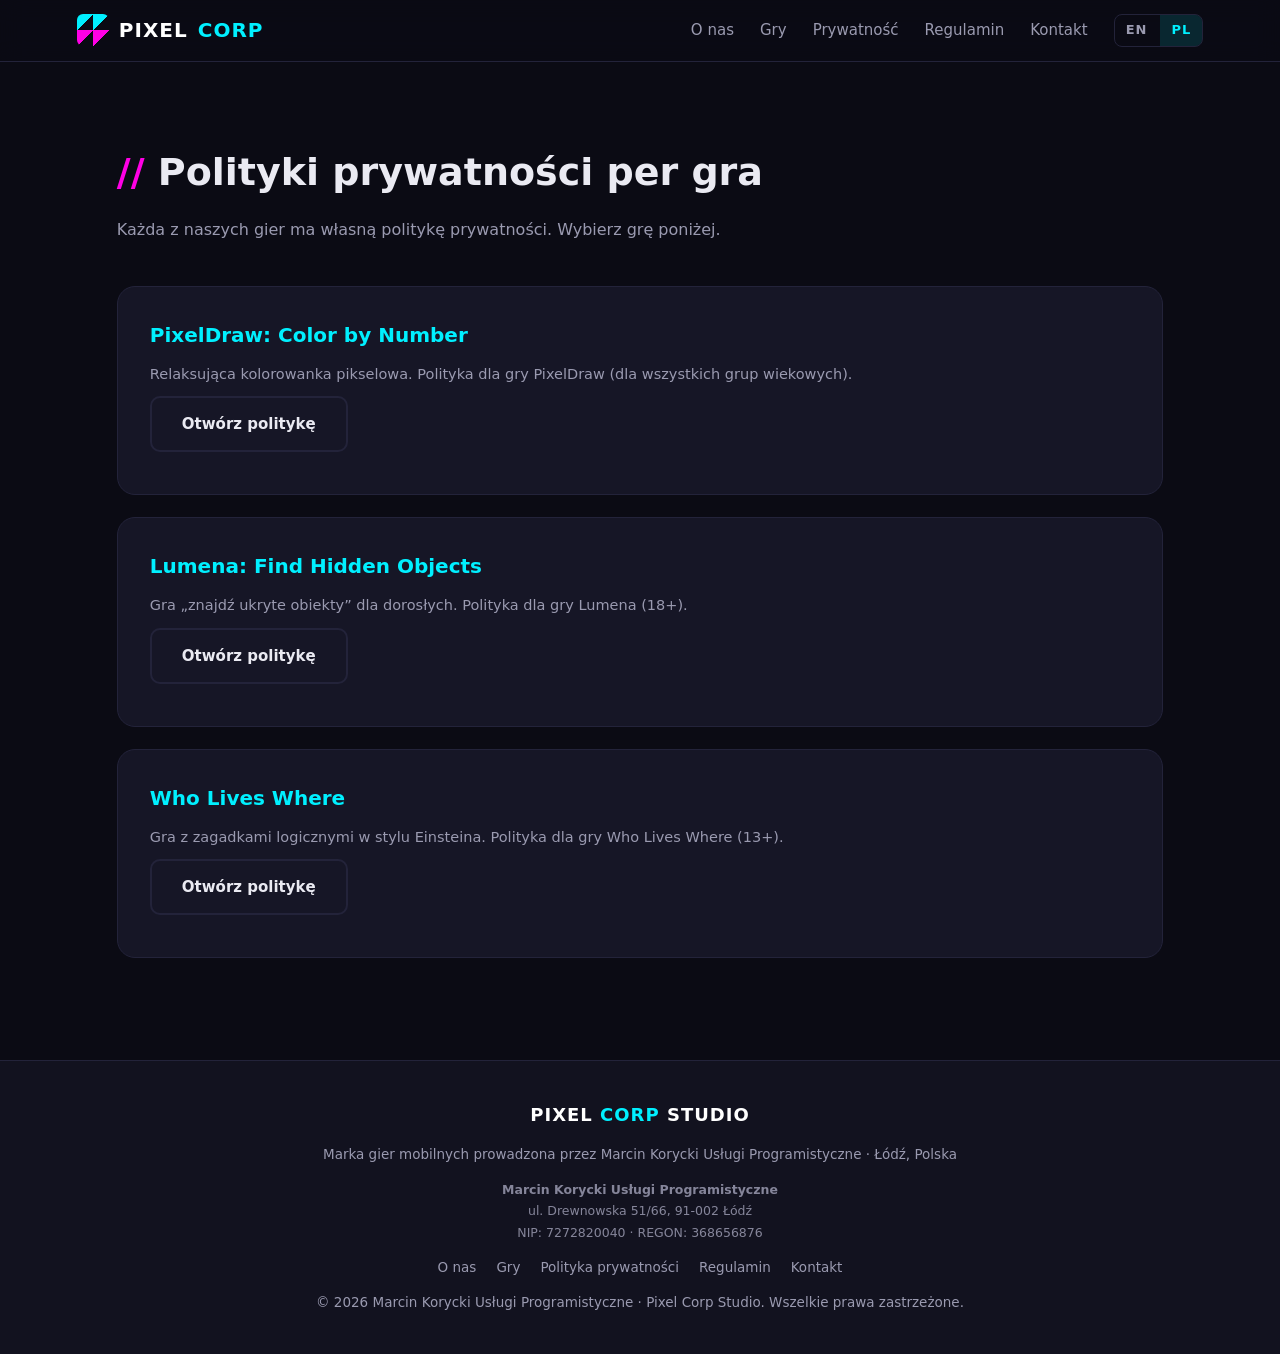
<file: pl/privacy/index.html>
<!DOCTYPE html>
<html lang="pl">
<head>
<meta name="google-site-verification" content="8522fjta0KtmAq6tlZYOzUPlFx3F5fHoXZ2V8XUHtcg" />
<meta charset="UTF-8" />
<meta name="viewport" content="width=device-width, initial-scale=1.0" />
<title>Polityki prywatności per gra — Pixel Corp Studio</title>
<link rel="canonical" href="https://pixelcorpstudio.com/pl/privacy/" />
<link rel="alternate" hreflang="en" href="https://pixelcorpstudio.com/privacy/" />
<link rel="alternate" hreflang="pl" href="https://pixelcorpstudio.com/pl/privacy/" />
<link rel="alternate" hreflang="x-default" href="https://pixelcorpstudio.com/privacy/" />
<meta name="description" content="Każda z naszych gier ma własną politykę prywatności. Wybierz grę poniżej." />
<link rel="icon" href="data:image/svg+xml,<svg xmlns='http://www.w3.org/2000/svg' viewBox='0 0 100 100'><rect width='50' height='50' fill='%2300F0FF'/><rect x='50' y='50' width='50' height='50' fill='%23FF00E5'/></svg>" />
<link rel="stylesheet" href="/style.css" />
<script>document.addEventListener('DOMContentLoaded',function(){var a=document.querySelector('.lang a');if(a)a.addEventListener('click',function(){try{localStorage.setItem('pcs-lang',a.getAttribute('hreflang'))}catch(e){}})});</script>
</head>
<body>

<nav>
  <a class="logo" href="/pl/"><div class="logo-mark"></div><span>PIXEL</span><span>CORP</span></a>
  <div class="nav-right">
  <ul>
    <li><a href="/pl/#about">O nas</a></li>
    <li><a href="/pl/#games">Gry</a></li>
    <li><a href="/pl/privacy/">Prywatność</a></li>
    <li><a href="/pl/#terms">Regulamin</a></li>
    <li><a href="/pl/#contact">Kontakt</a></li>
  </ul>
  <div class="lang" aria-label="Language"><a href="/privacy/" hreflang="en" lang="en">EN</a><span aria-current="true">PL</span></div>
  </div>
</nav>
<section id="privacy-hub">
  <h2>Polityki prywatności per gra</h2>
  <p class="lead">Każda z naszych gier ma własną politykę prywatności. Wybierz grę poniżej.</p>
  <div class="legal-box">
    <h3>PixelDraw: Color by Number</h3>
    <p>Relaksująca kolorowanka pikselowa. Polityka dla gry PixelDraw (dla wszystkich grup wiekowych).</p>
    <p><a class="btn btn-outline" href="/pl/privacy/pixeldraw/">Otwórz politykę</a></p>
  </div>
<div class="legal-box">
    <h3>Lumena: Find Hidden Objects</h3>
    <p>Gra „znajdź ukryte obiekty” dla dorosłych. Polityka dla gry Lumena (18+).</p>
    <p><a class="btn btn-outline" href="/pl/privacy/lumena/">Otwórz politykę</a></p>
  </div>
<div class="legal-box">
    <h3>Who Lives Where</h3>
    <p>Gra z zagadkami logicznymi w stylu Einsteina. Polityka dla gry Who Lives Where (13+).</p>
    <p><a class="btn btn-outline" href="/pl/privacy/who-lives-where/">Otwórz politykę</a></p>
  </div>
</section>

<footer>
  <div class="flogo">PIXEL <span>CORP</span> STUDIO</div>
  <p>Marka gier mobilnych prowadzona przez Marcin Korycki Usługi Programistyczne · Łódź, Polska</p>
  <div class="legal-info">
    <strong>Marcin Korycki Usługi Programistyczne</strong><br>
    ul. Drewnowska 51/66, 91-002 Łódź<br>
    NIP: 7272820040 · REGON: 368656876
  </div>
  <div class="links">
    <a href="/pl/#about">O nas</a>
    <a href="/pl/#games">Gry</a>
    <a href="/pl/privacy/">Polityka prywatności</a>
    <a href="/pl/#terms">Regulamin</a>
    <a href="/pl/#contact">Kontakt</a>
  </div>
  <p>© 2026 Marcin Korycki Usługi Programistyczne · Pixel Corp Studio. Wszelkie prawa zastrzeżone.</p>
</footer>

</body>
</html>
</file>
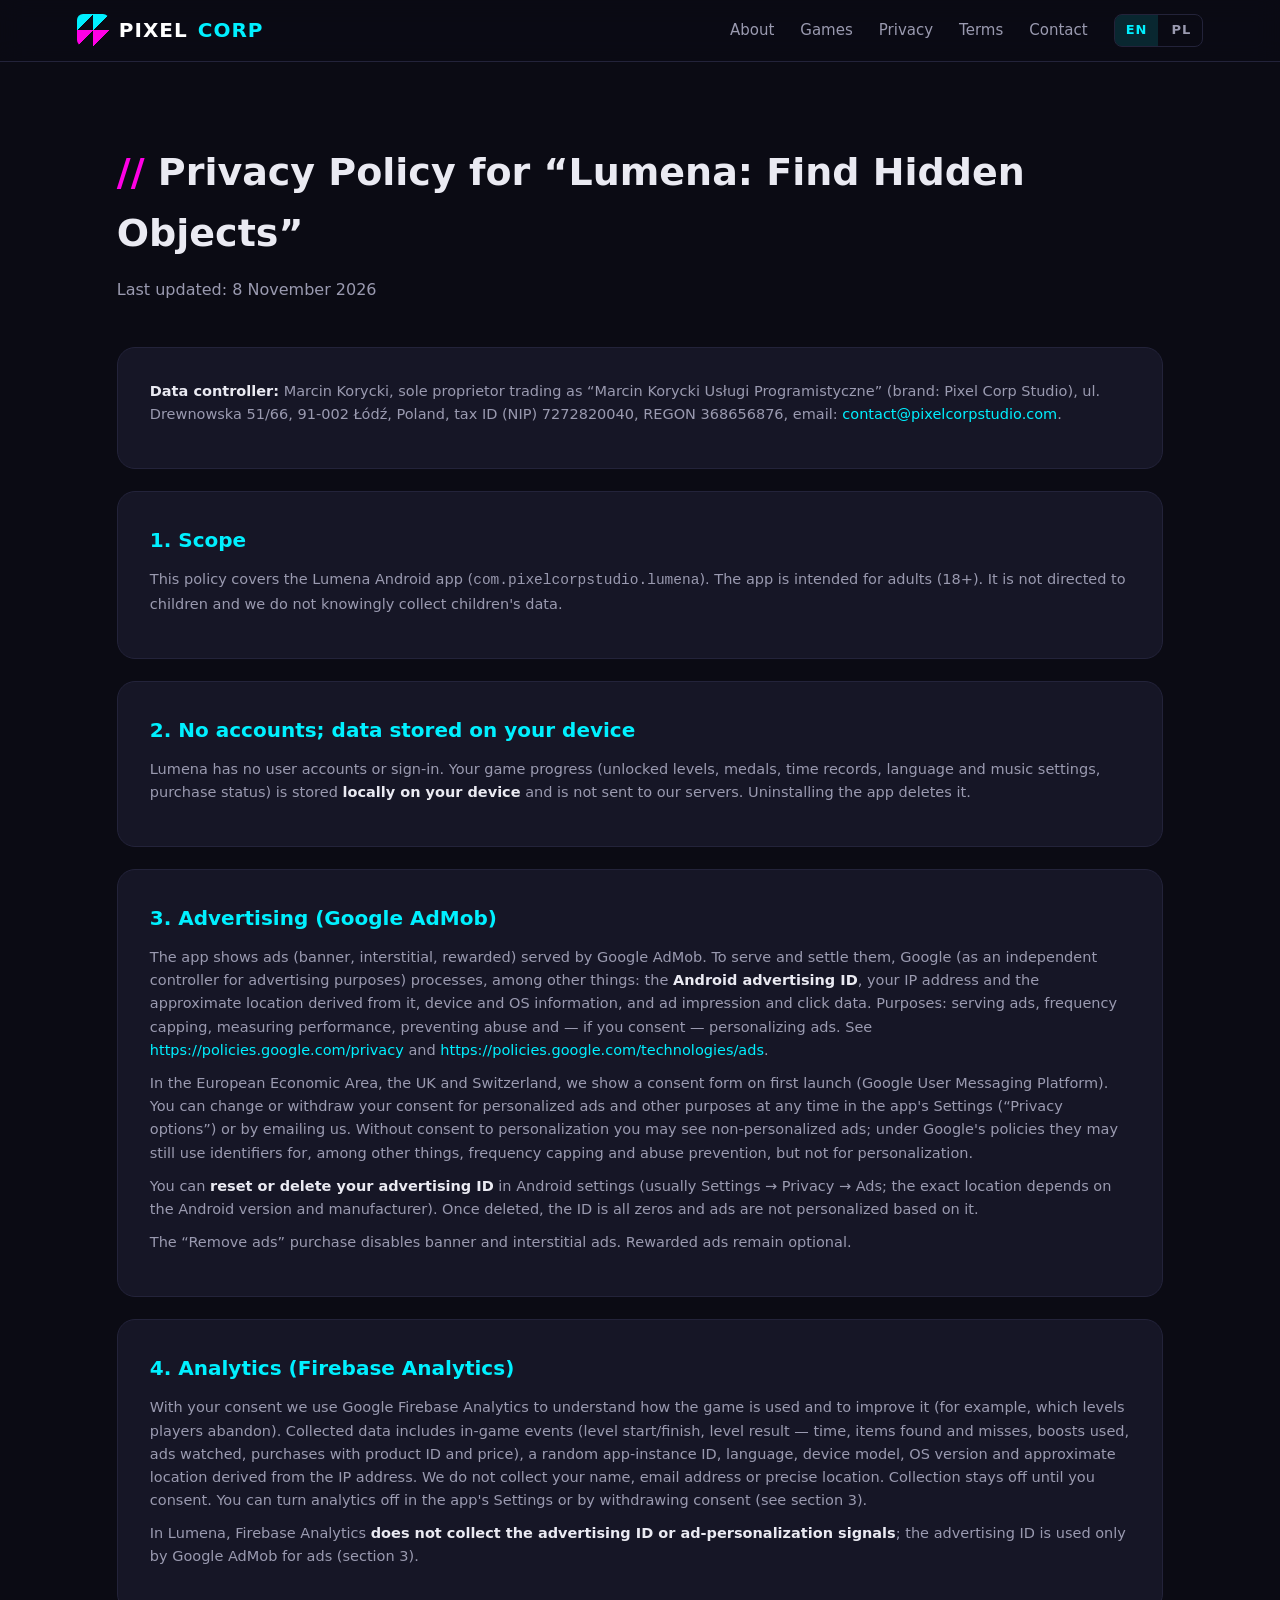
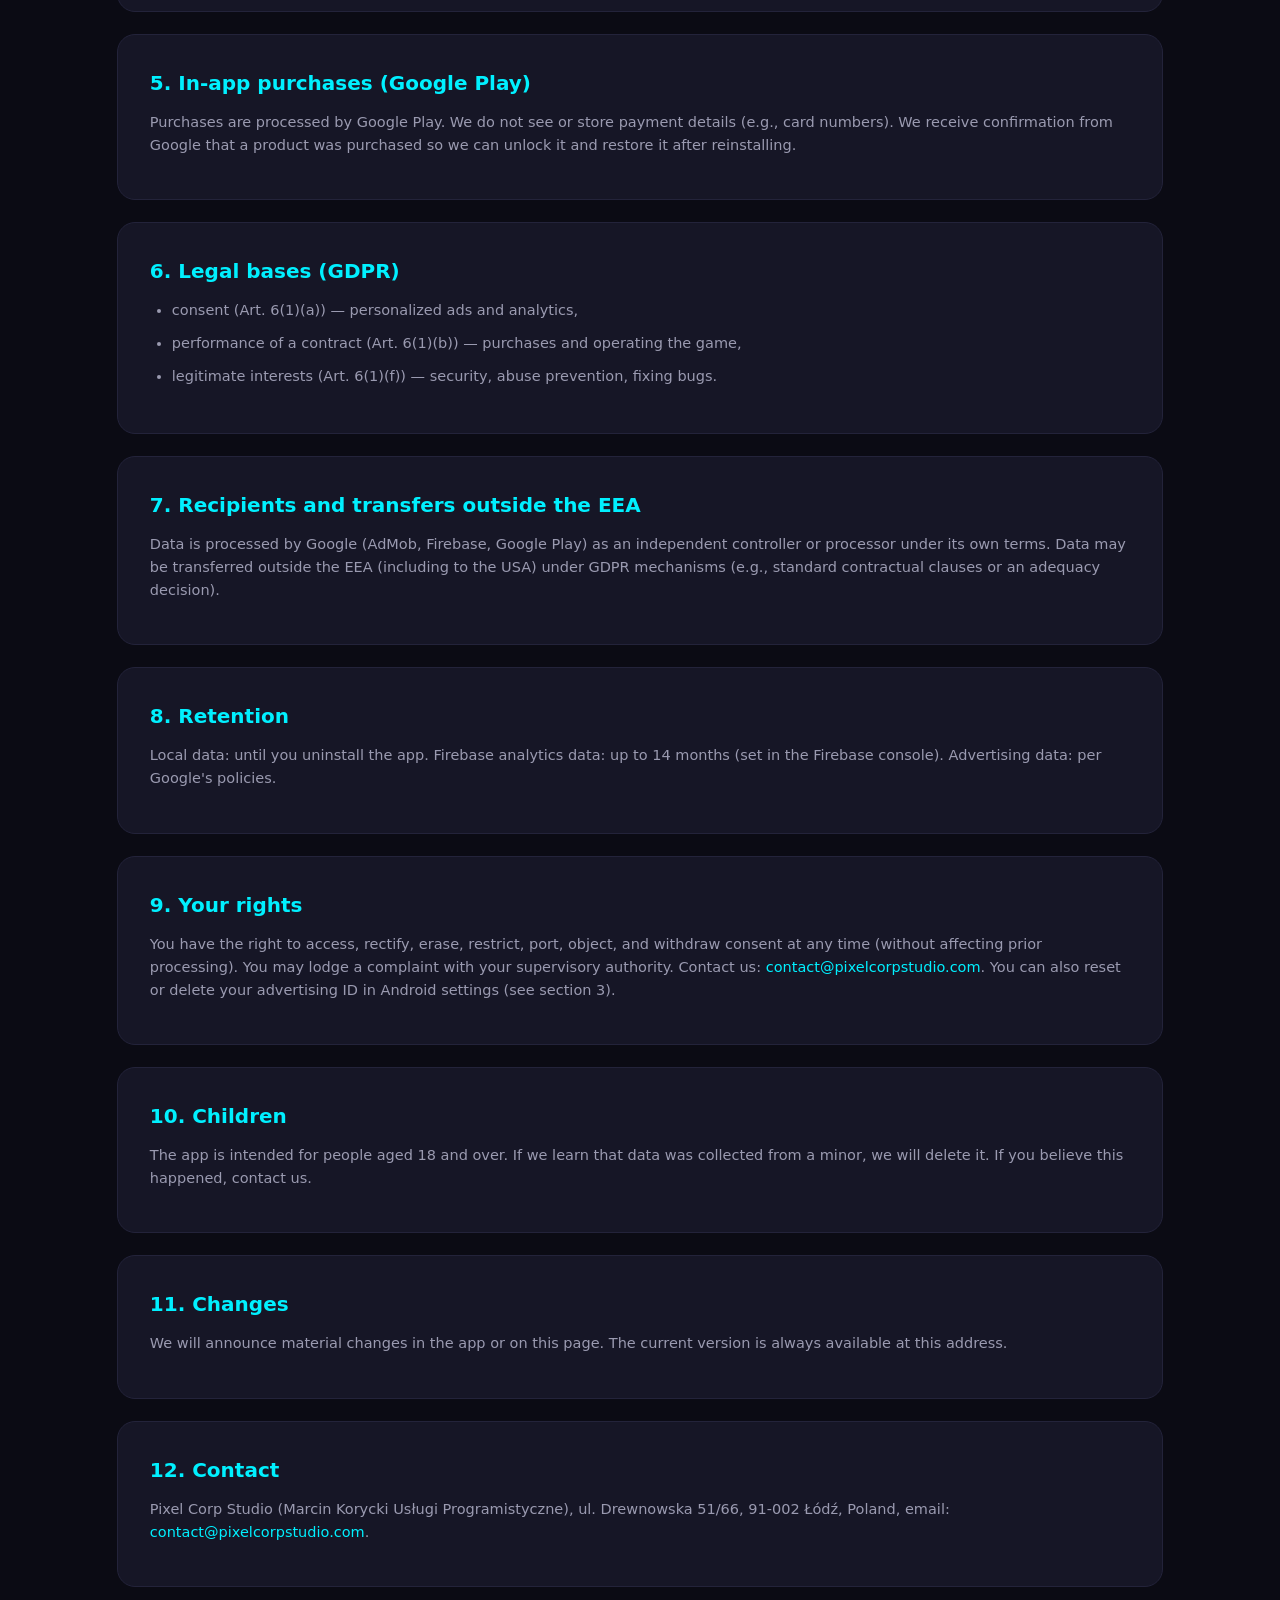
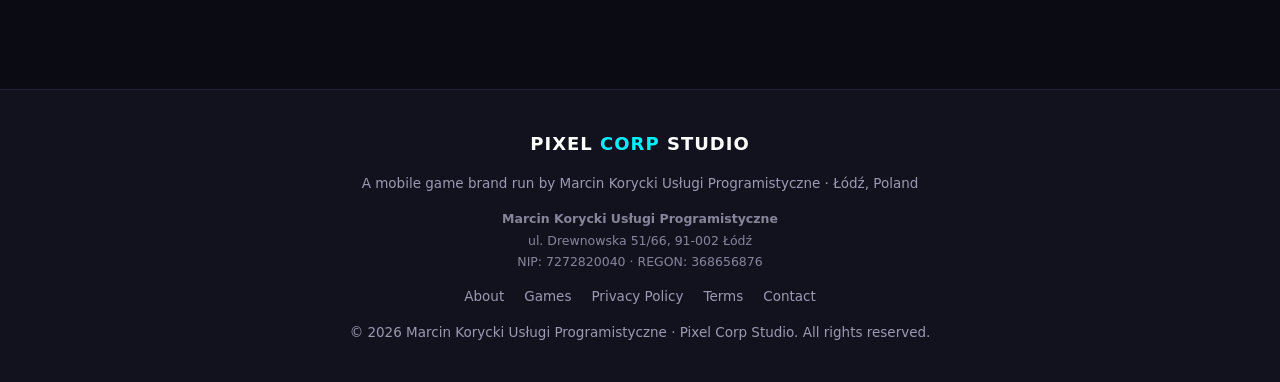
<file: privacy/lumena/index.html>
<!DOCTYPE html>
<html lang="en">
<head>
<meta name="google-site-verification" content="8522fjta0KtmAq6tlZYOzUPlFx3F5fHoXZ2V8XUHtcg" />
<meta charset="UTF-8" />
<meta name="viewport" content="width=device-width, initial-scale=1.0" />
<title>Privacy Policy for “Lumena: Find Hidden Objects” — Pixel Corp Studio</title>
<link rel="canonical" href="https://pixelcorpstudio.com/privacy/lumena/" />
<link rel="alternate" hreflang="en" href="https://pixelcorpstudio.com/privacy/lumena/" />
<link rel="alternate" hreflang="pl" href="https://pixelcorpstudio.com/pl/privacy/lumena/" />
<link rel="alternate" hreflang="x-default" href="https://pixelcorpstudio.com/privacy/lumena/" />
<meta name="description" content="Privacy policy for the Lumena mobile game." />
<link rel="icon" href="data:image/svg+xml,<svg xmlns='http://www.w3.org/2000/svg' viewBox='0 0 100 100'><rect width='50' height='50' fill='%2300F0FF'/><rect x='50' y='50' width='50' height='50' fill='%23FF00E5'/></svg>" />
<link rel="stylesheet" href="/style.css" />
<script>document.addEventListener('DOMContentLoaded',function(){var a=document.querySelector('.lang a');if(a)a.addEventListener('click',function(){try{localStorage.setItem('pcs-lang',a.getAttribute('hreflang'))}catch(e){}})});</script>
</head>
<body>

<nav>
  <a class="logo" href="/"><div class="logo-mark"></div><span>PIXEL</span><span>CORP</span></a>
  <div class="nav-right">
  <ul>
    <li><a href="/#about">About</a></li>
    <li><a href="/#games">Games</a></li>
    <li><a href="/privacy/">Privacy</a></li>
    <li><a href="/#terms">Terms</a></li>
    <li><a href="/#contact">Contact</a></li>
  </ul>
  <div class="lang" aria-label="Language"><span aria-current="true">EN</span><a href="/pl/privacy/lumena/" hreflang="pl" lang="pl">PL</a></div>
  </div>
</nav>
<section id="privacy">
  <h2>Privacy Policy for “Lumena: Find Hidden Objects”</h2>
  <p class="lead">Last updated: 8 November 2026</p>
  <div class="legal-box">
    <p><strong>Data controller:</strong> Marcin Korycki, sole proprietor trading as “Marcin Korycki Usługi Programistyczne” (brand: Pixel Corp Studio), ul. Drewnowska 51/66, 91-002 Łódź, Poland, tax ID (NIP) 7272820040, REGON 368656876, email: <a href="mailto:contact@pixelcorpstudio.com">contact@pixelcorpstudio.com</a>.</p>
  </div>
  <div class="legal-box">
    <h3>1. Scope</h3>
    <p>This policy covers the Lumena Android app (<code>com.pixelcorpstudio.lumena</code>). The app is intended for adults (18+). It is not directed to children and we do not knowingly collect children's data.</p>
  </div>
<div class="legal-box">
    <h3>2. No accounts; data stored on your device</h3>
    <p>Lumena has no user accounts or sign-in. Your game progress (unlocked levels, medals, time records, language and music settings, purchase status) is stored <strong>locally on your device</strong> and is not sent to our servers. Uninstalling the app deletes it.</p>
  </div>
<div class="legal-box">
    <h3>3. Advertising (Google AdMob)</h3>
    <p>The app shows ads (banner, interstitial, rewarded) served by Google AdMob. To serve and settle them, Google (as an independent controller for advertising purposes) processes, among other things: the <strong>Android advertising ID</strong>, your IP address and the approximate location derived from it, device and OS information, and ad impression and click data. Purposes: serving ads, frequency capping, measuring performance, preventing abuse and — if you consent — personalizing ads. See <a href="https://policies.google.com/privacy" rel="noopener">https://policies.google.com/privacy</a> and <a href="https://policies.google.com/technologies/ads" rel="noopener">https://policies.google.com/technologies/ads</a>.</p>
    <p>In the European Economic Area, the UK and Switzerland, we show a consent form on first launch (Google User Messaging Platform). You can change or withdraw your consent for personalized ads and other purposes at any time in the app's Settings (“Privacy options”) or by emailing us. Without consent to personalization you may see non-personalized ads; under Google's policies they may still use identifiers for, among other things, frequency capping and abuse prevention, but not for personalization.</p>
    <p>You can <strong>reset or delete your advertising ID</strong> in Android settings (usually Settings → Privacy → Ads; the exact location depends on the Android version and manufacturer). Once deleted, the ID is all zeros and ads are not personalized based on it.</p>
    <p>The “Remove ads” purchase disables banner and interstitial ads. Rewarded ads remain optional.</p>
  </div>
<div class="legal-box">
    <h3>4. Analytics (Firebase Analytics)</h3>
    <p>With your consent we use Google Firebase Analytics to understand how the game is used and to improve it (for example, which levels players abandon). Collected data includes in-game events (level start/finish, level result — time, items found and misses, boosts used, ads watched, purchases with product ID and price), a random app-instance ID, language, device model, OS version and approximate location derived from the IP address. We do not collect your name, email address or precise location. Collection stays off until you consent. You can turn analytics off in the app's Settings or by withdrawing consent (see section 3).</p>
    <p>In Lumena, Firebase Analytics <strong>does not collect the advertising ID or ad-personalization signals</strong>; the advertising ID is used only by Google AdMob for ads (section 3).</p>
  </div>
<div class="legal-box">
    <h3>5. In-app purchases (Google Play)</h3>
    <p>Purchases are processed by Google Play. We do not see or store payment details (e.g., card numbers). We receive confirmation from Google that a product was purchased so we can unlock it and restore it after reinstalling.</p>
  </div>
<div class="legal-box">
    <h3>6. Legal bases (GDPR)</h3>
    <ul><li>consent (Art. 6(1)(a)) — personalized ads and analytics,</li><li>performance of a contract (Art. 6(1)(b)) — purchases and operating the game,</li><li>legitimate interests (Art. 6(1)(f)) — security, abuse prevention, fixing bugs.</li></ul>
  </div>
<div class="legal-box">
    <h3>7. Recipients and transfers outside the EEA</h3>
    <p>Data is processed by Google (AdMob, Firebase, Google Play) as an independent controller or processor under its own terms. Data may be transferred outside the EEA (including to the USA) under GDPR mechanisms (e.g., standard contractual clauses or an adequacy decision).</p>
  </div>
<div class="legal-box">
    <h3>8. Retention</h3>
    <p>Local data: until you uninstall the app. Firebase analytics data: up to 14 months (set in the Firebase console). Advertising data: per Google's policies.</p>
  </div>
<div class="legal-box">
    <h3>9. Your rights</h3>
    <p>You have the right to access, rectify, erase, restrict, port, object, and withdraw consent at any time (without affecting prior processing). You may lodge a complaint with your supervisory authority. Contact us: <a href="mailto:contact@pixelcorpstudio.com">contact@pixelcorpstudio.com</a>. You can also reset or delete your advertising ID in Android settings (see section 3).</p>
  </div>
<div class="legal-box">
    <h3>10. Children</h3>
    <p>The app is intended for people aged 18 and over. If we learn that data was collected from a minor, we will delete it. If you believe this happened, contact us.</p>
  </div>
<div class="legal-box">
    <h3>11. Changes</h3>
    <p>We will announce material changes in the app or on this page. The current version is always available at this address.</p>
  </div>
<div class="legal-box">
    <h3>12. Contact</h3>
    <p>Pixel Corp Studio (Marcin Korycki Usługi Programistyczne), ul. Drewnowska 51/66, 91-002 Łódź, Poland, email: <a href="mailto:contact@pixelcorpstudio.com">contact@pixelcorpstudio.com</a>.</p>
  </div>
</section>

<footer>
  <div class="flogo">PIXEL <span>CORP</span> STUDIO</div>
  <p>A mobile game brand run by Marcin Korycki Usługi Programistyczne · Łódź, Poland</p>
  <div class="legal-info">
    <strong>Marcin Korycki Usługi Programistyczne</strong><br>
    ul. Drewnowska 51/66, 91-002 Łódź<br>
    NIP: 7272820040 · REGON: 368656876
  </div>
  <div class="links">
    <a href="/#about">About</a>
    <a href="/#games">Games</a>
    <a href="/privacy/">Privacy Policy</a>
    <a href="/#terms">Terms</a>
    <a href="/#contact">Contact</a>
  </div>
  <p>© 2026 Marcin Korycki Usługi Programistyczne · Pixel Corp Studio. All rights reserved.</p>
</footer>

</body>
</html>
</file>
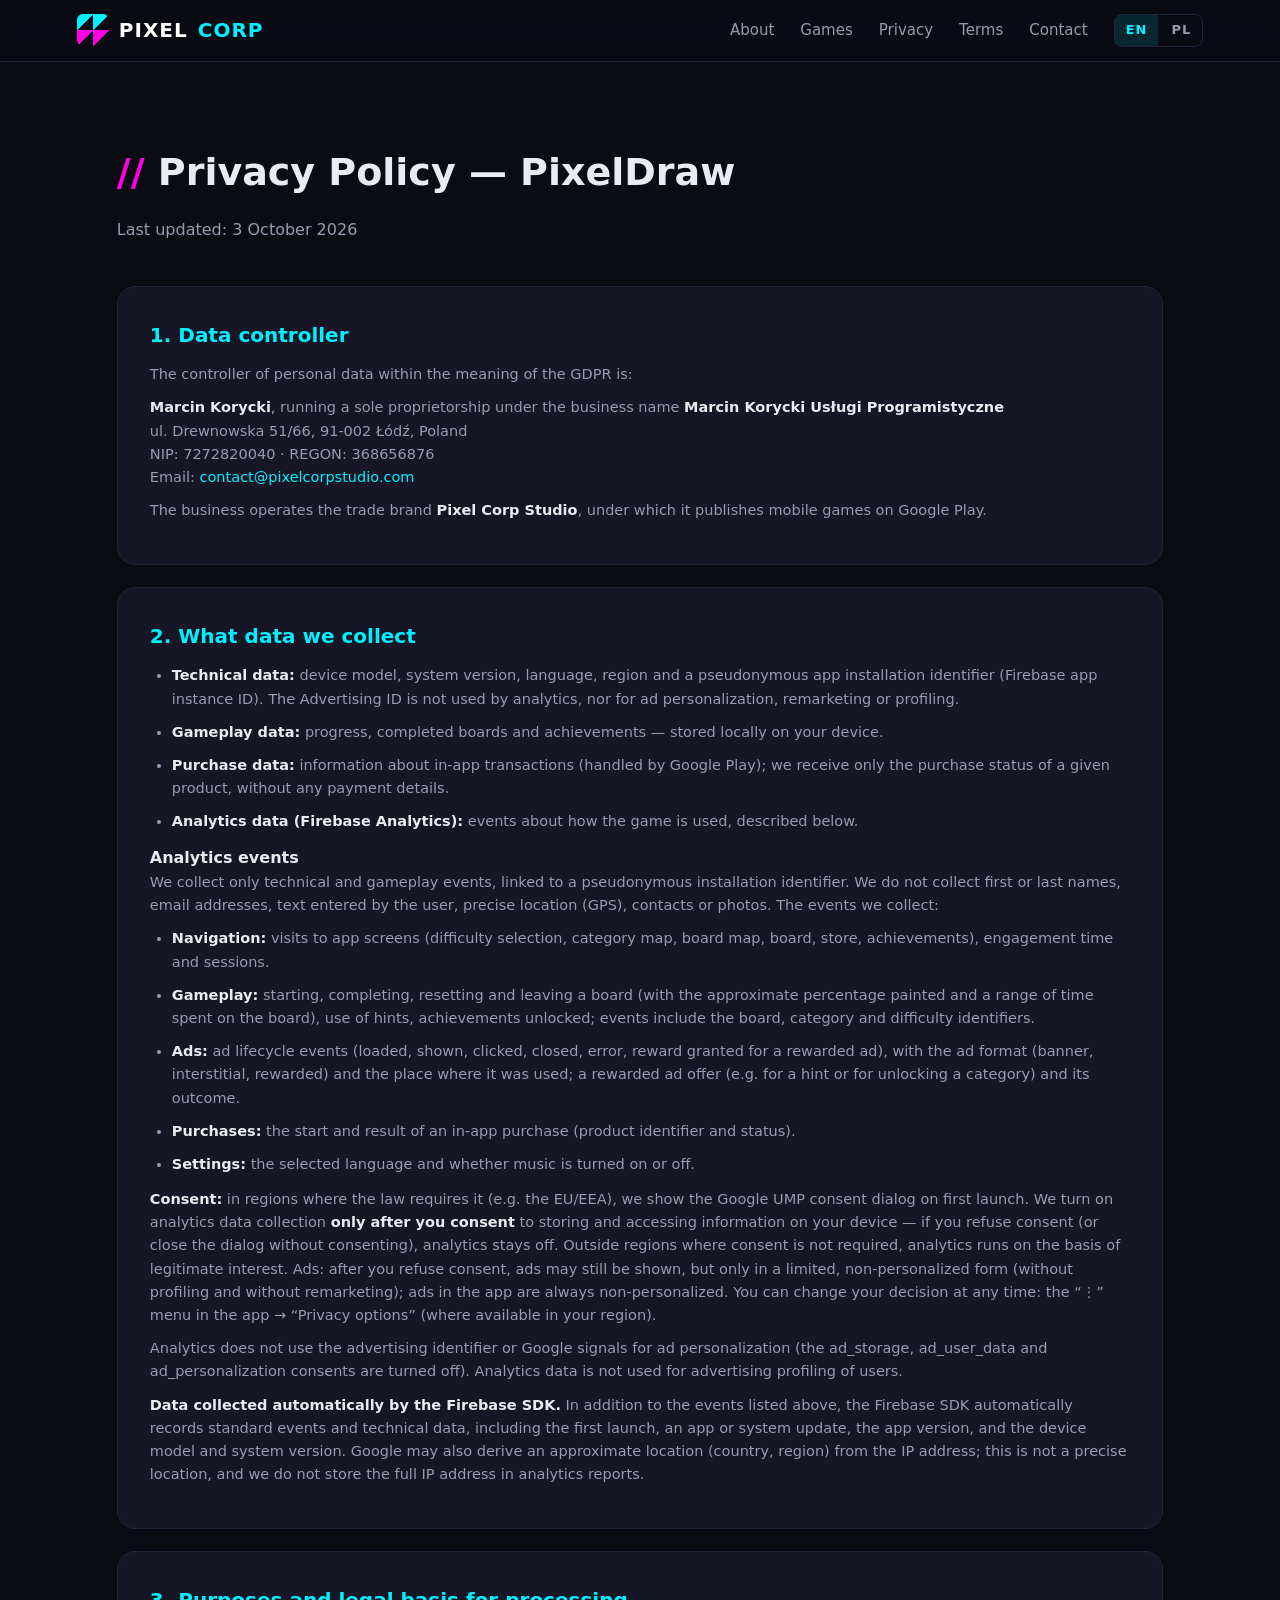
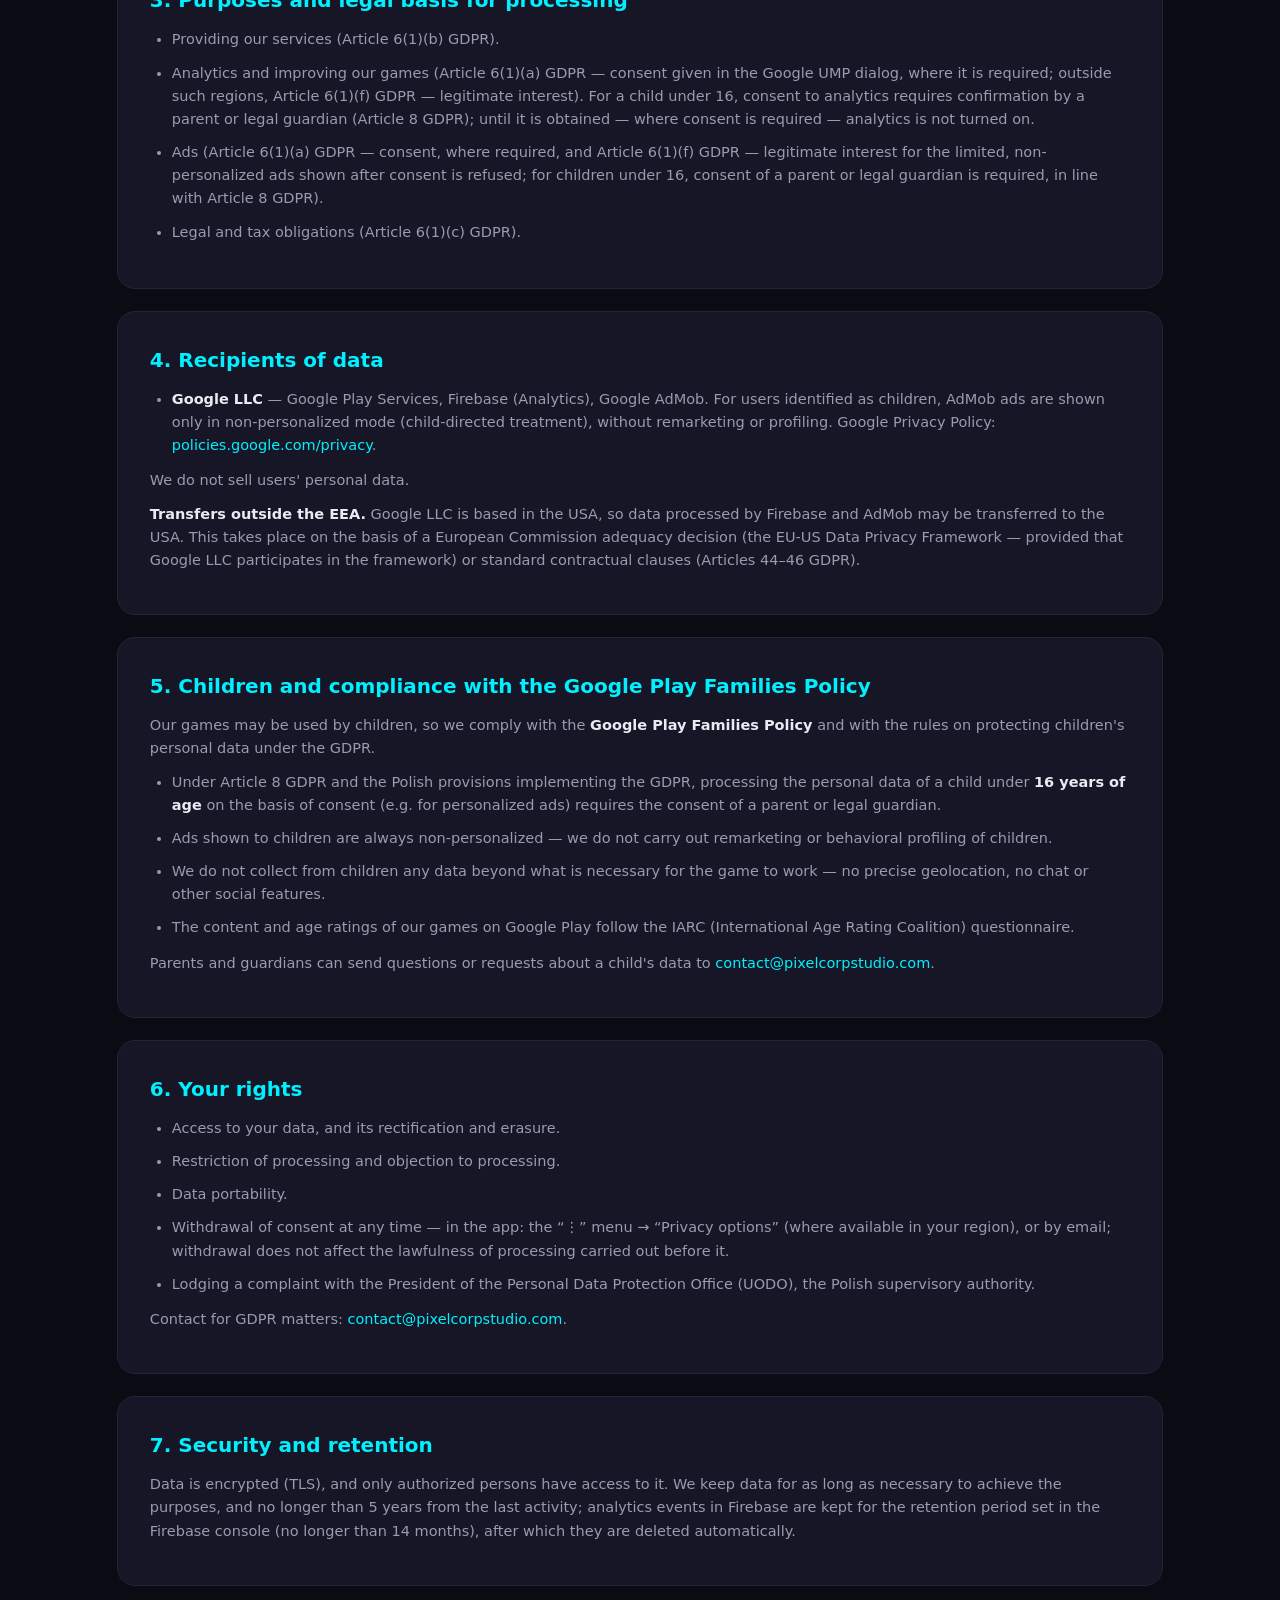
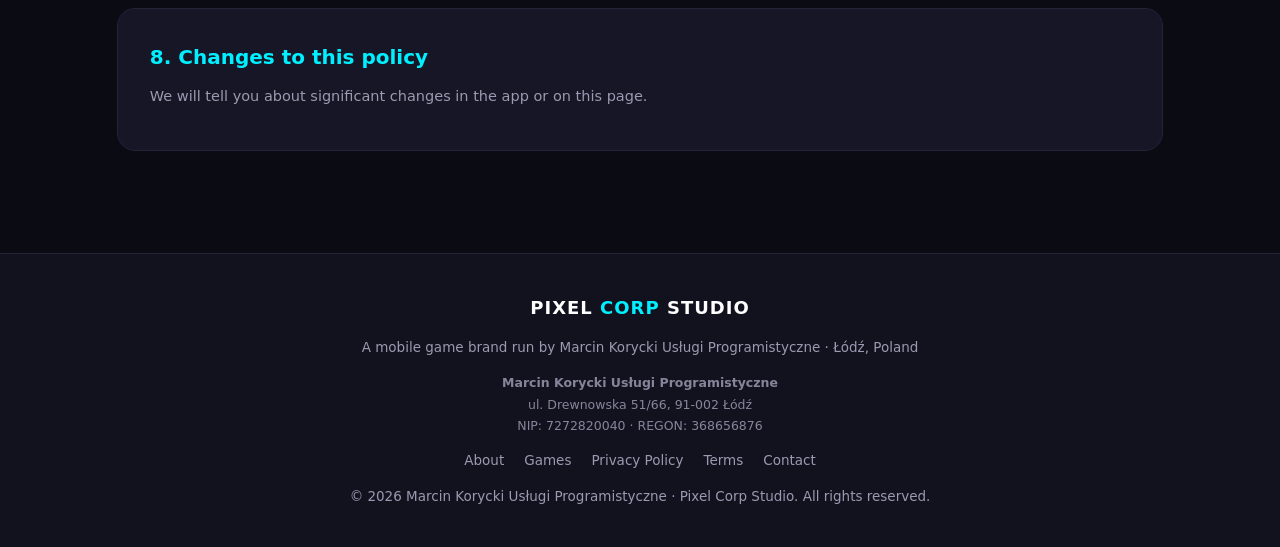
<file: privacy/pixeldraw/index.html>
<!DOCTYPE html>
<html lang="en">
<head>
<meta name="google-site-verification" content="8522fjta0KtmAq6tlZYOzUPlFx3F5fHoXZ2V8XUHtcg" />
<meta charset="UTF-8" />
<meta name="viewport" content="width=device-width, initial-scale=1.0" />
<title>Privacy Policy — PixelDraw — Pixel Corp Studio</title>
<link rel="canonical" href="https://pixelcorpstudio.com/privacy/pixeldraw/" />
<link rel="alternate" hreflang="en" href="https://pixelcorpstudio.com/privacy/pixeldraw/" />
<link rel="alternate" hreflang="pl" href="https://pixelcorpstudio.com/pl/privacy/pixeldraw/" />
<link rel="alternate" hreflang="x-default" href="https://pixelcorpstudio.com/privacy/pixeldraw/" />
<meta name="description" content="Privacy policy for the PixelDraw mobile game." />
<link rel="icon" href="data:image/svg+xml,<svg xmlns='http://www.w3.org/2000/svg' viewBox='0 0 100 100'><rect width='50' height='50' fill='%2300F0FF'/><rect x='50' y='50' width='50' height='50' fill='%23FF00E5'/></svg>" />
<link rel="stylesheet" href="/style.css" />
<script>document.addEventListener('DOMContentLoaded',function(){var a=document.querySelector('.lang a');if(a)a.addEventListener('click',function(){try{localStorage.setItem('pcs-lang',a.getAttribute('hreflang'))}catch(e){}})});</script>
</head>
<body>

<nav>
  <a class="logo" href="/"><div class="logo-mark"></div><span>PIXEL</span><span>CORP</span></a>
  <div class="nav-right">
  <ul>
    <li><a href="/#about">About</a></li>
    <li><a href="/#games">Games</a></li>
    <li><a href="/privacy/">Privacy</a></li>
    <li><a href="/#terms">Terms</a></li>
    <li><a href="/#contact">Contact</a></li>
  </ul>
  <div class="lang" aria-label="Language"><span aria-current="true">EN</span><a href="/pl/privacy/pixeldraw/" hreflang="pl" lang="pl">PL</a></div>
  </div>
</nav>
<section id="privacy">
  <h2>Privacy Policy — PixelDraw</h2>
  <p class="lead">Last updated: 3 October 2026</p>

  <div class="legal-box">
    <h3>1. Data controller</h3>
    <p>The controller of personal data within the meaning of the GDPR is:</p>
    <p><strong>Marcin Korycki</strong>, running a sole proprietorship under the business name <strong>Marcin Korycki Usługi Programistyczne</strong><br>
    ul. Drewnowska 51/66, 91-002 Łódź, Poland<br>
    NIP: 7272820040 · REGON: 368656876<br>
    Email: <a href="mailto:contact@pixelcorpstudio.com">contact@pixelcorpstudio.com</a></p>
    <p>The business operates the trade brand <strong>Pixel Corp Studio</strong>, under which it publishes mobile games on Google Play.</p>
  </div>

  <div class="legal-box">
    <h3>2. What data we collect</h3>
    <ul>
      <li><strong>Technical data:</strong> device model, system version, language, region and a pseudonymous app installation identifier (Firebase app instance ID). The Advertising ID is not used by analytics, nor for ad personalization, remarketing or profiling.</li>
      <li><strong>Gameplay data:</strong> progress, completed boards and achievements — stored locally on your device.</li>
      <li><strong>Purchase data:</strong> information about in-app transactions (handled by Google Play); we receive only the purchase status of a given product, without any payment details.</li>
      <li><strong>Analytics data (Firebase Analytics):</strong> events about how the game is used, described below.</li>
    </ul>
    <h4>Analytics events</h4>
    <p>We collect only technical and gameplay events, linked to a pseudonymous installation identifier. We do not collect first or last names, email addresses, text entered by the user, precise location (GPS), contacts or photos. The events we collect:</p>
    <ul>
      <li><strong>Navigation:</strong> visits to app screens (difficulty selection, category map, board map, board, store, achievements), engagement time and sessions.</li>
      <li><strong>Gameplay:</strong> starting, completing, resetting and leaving a board (with the approximate percentage painted and a range of time spent on the board), use of hints, achievements unlocked; events include the board, category and difficulty identifiers.</li>
      <li><strong>Ads:</strong> ad lifecycle events (loaded, shown, clicked, closed, error, reward granted for a rewarded ad), with the ad format (banner, interstitial, rewarded) and the place where it was used; a rewarded ad offer (e.g. for a hint or for unlocking a category) and its outcome.</li>
      <li><strong>Purchases:</strong> the start and result of an in-app purchase (product identifier and status).</li>
      <li><strong>Settings:</strong> the selected language and whether music is turned on or off.</li>
    </ul>
    <p><strong>Consent:</strong> in regions where the law requires it (e.g. the EU/EEA), we show the Google UMP consent dialog on first launch. We turn on analytics data collection <strong>only after you consent</strong> to storing and accessing information on your device — if you refuse consent (or close the dialog without consenting), analytics stays off. Outside regions where consent is not required, analytics runs on the basis of legitimate interest. Ads: after you refuse consent, ads may still be shown, but only in a limited, non-personalized form (without profiling and without remarketing); ads in the app are always non-personalized. You can change your decision at any time: the “⋮” menu in the app → “Privacy options” (where available in your region).</p>
    <p>Analytics does not use the advertising identifier or Google signals for ad personalization (the ad_storage, ad_user_data and ad_personalization consents are turned off). Analytics data is not used for advertising profiling of users.</p>
<p><strong>Data collected automatically by the Firebase SDK.</strong> In addition to the events listed above, the Firebase SDK automatically records standard events and technical data, including the first launch, an app or system update, the app version, and the device model and system version. Google may also derive an approximate location (country, region) from the IP address; this is not a precise location, and we do not store the full IP address in analytics reports.</p>
  </div>

  <div class="legal-box">
    <h3>3. Purposes and legal basis for processing</h3>
    <ul>
      <li>Providing our services (Article 6(1)(b) GDPR).</li>
      <li>Analytics and improving our games (Article 6(1)(a) GDPR — consent given in the Google UMP dialog, where it is required; outside such regions, Article 6(1)(f) GDPR — legitimate interest). For a child under 16, consent to analytics requires confirmation by a parent or legal guardian (Article 8 GDPR); until it is obtained — where consent is required — analytics is not turned on.</li>
      <li>Ads (Article 6(1)(a) GDPR — consent, where required, and Article 6(1)(f) GDPR — legitimate interest for the limited, non-personalized ads shown after consent is refused; for children under 16, consent of a parent or legal guardian is required, in line with Article 8 GDPR).</li>
      <li>Legal and tax obligations (Article 6(1)(c) GDPR).</li>
    </ul>
  </div>

  <div class="legal-box">
    <h3>4. Recipients of data</h3>
    <ul>
      <li><strong>Google LLC</strong> — Google Play Services, Firebase (Analytics), Google AdMob. For users identified as children, AdMob ads are shown only in non-personalized mode (child-directed treatment), without remarketing or profiling. Google Privacy Policy: <a href="https://policies.google.com/privacy" rel="noopener">policies.google.com/privacy</a>.</li>
    </ul>
    <p>We do not sell users' personal data.</p>
<p><strong>Transfers outside the EEA.</strong> Google LLC is based in the USA, so data processed by Firebase and AdMob may be transferred to the USA. This takes place on the basis of a European Commission adequacy decision (the EU-US Data Privacy Framework — provided that Google LLC participates in the framework) or standard contractual clauses (Articles 44–46 GDPR).</p>
  </div>

  <div class="legal-box">
    <h3>5. Children and compliance with the Google Play Families Policy</h3>
    <p>Our games may be used by children, so we comply with the <strong>Google Play Families Policy</strong> and with the rules on protecting children's personal data under the GDPR.</p>
    <ul>
      <li>Under Article 8 GDPR and the Polish provisions implementing the GDPR, processing the personal data of a child under <strong>16 years of age</strong> on the basis of consent (e.g. for personalized ads) requires the consent of a parent or legal guardian.</li>
      <li>Ads shown to children are always non-personalized — we do not carry out remarketing or behavioral profiling of children.</li>
      <li>We do not collect from children any data beyond what is necessary for the game to work — no precise geolocation, no chat or other social features.</li>
      <li>The content and age ratings of our games on Google Play follow the IARC (International Age Rating Coalition) questionnaire.</li>
    </ul>
    <p>Parents and guardians can send questions or requests about a child's data to <a href="mailto:contact@pixelcorpstudio.com">contact@pixelcorpstudio.com</a>.</p>
  </div>

  <div class="legal-box">
    <h3>6. Your rights</h3>
    <ul>
      <li>Access to your data, and its rectification and erasure.</li>
      <li>Restriction of processing and objection to processing.</li>
      <li>Data portability.</li>
      <li>Withdrawal of consent at any time — in the app: the “⋮” menu → “Privacy options” (where available in your region), or by email; withdrawal does not affect the lawfulness of processing carried out before it.</li>
      <li>Lodging a complaint with the President of the Personal Data Protection Office (UODO), the Polish supervisory authority.</li>
    </ul>
    <p>Contact for GDPR matters: <a href="mailto:contact@pixelcorpstudio.com">contact@pixelcorpstudio.com</a>.</p>
  </div>

  <div class="legal-box">
    <h3>7. Security and retention</h3>
    <p>Data is encrypted (TLS), and only authorized persons have access to it. We keep data for as long as necessary to achieve the purposes, and no longer than 5 years from the last activity; analytics events in Firebase are kept for the retention period set in the Firebase console (no longer than 14 months), after which they are deleted automatically.</p>
  </div>

  <div class="legal-box">
    <h3>8. Changes to this policy</h3>
    <p>We will tell you about significant changes in the app or on this page.</p>
  </div>
</section>

<footer>
  <div class="flogo">PIXEL <span>CORP</span> STUDIO</div>
  <p>A mobile game brand run by Marcin Korycki Usługi Programistyczne · Łódź, Poland</p>
  <div class="legal-info">
    <strong>Marcin Korycki Usługi Programistyczne</strong><br>
    ul. Drewnowska 51/66, 91-002 Łódź<br>
    NIP: 7272820040 · REGON: 368656876
  </div>
  <div class="links">
    <a href="/#about">About</a>
    <a href="/#games">Games</a>
    <a href="/privacy/">Privacy Policy</a>
    <a href="/#terms">Terms</a>
    <a href="/#contact">Contact</a>
  </div>
  <p>© 2026 Marcin Korycki Usługi Programistyczne · Pixel Corp Studio. All rights reserved.</p>
</footer>

</body>
</html>
</file>
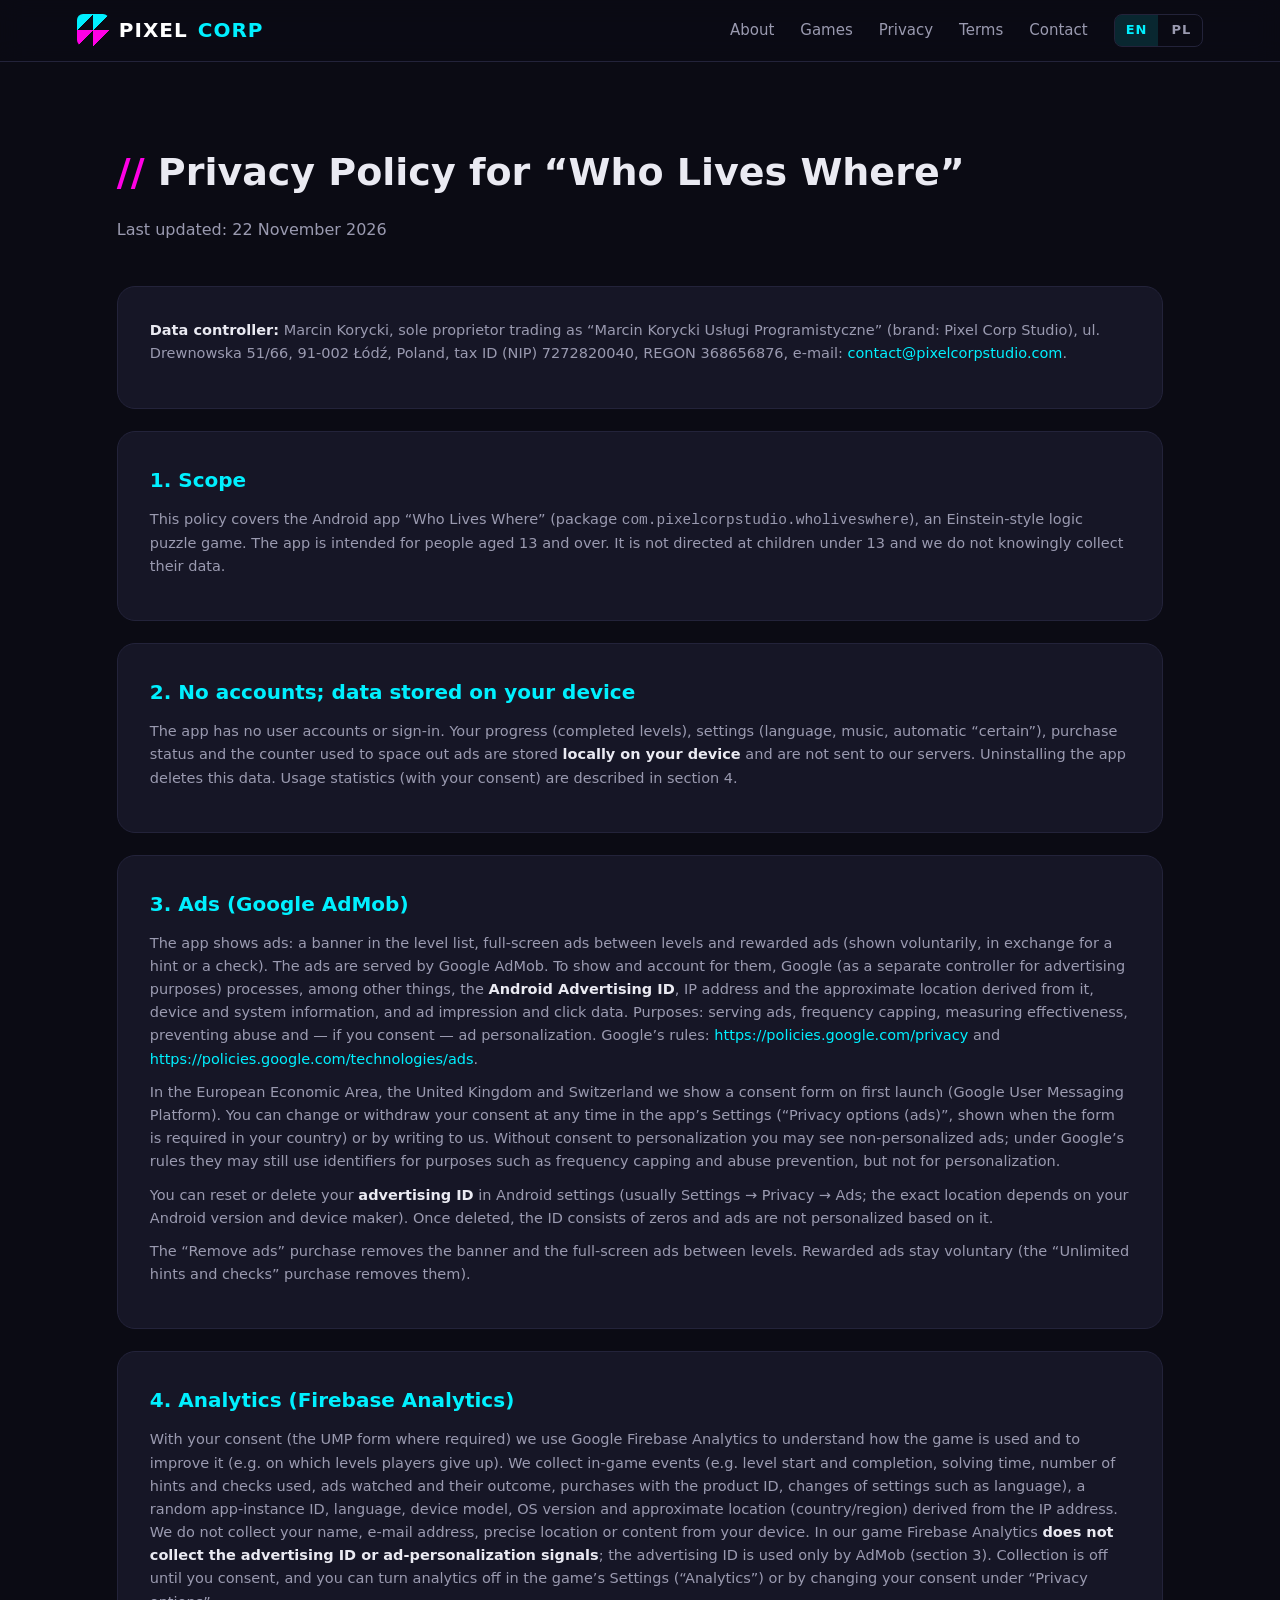
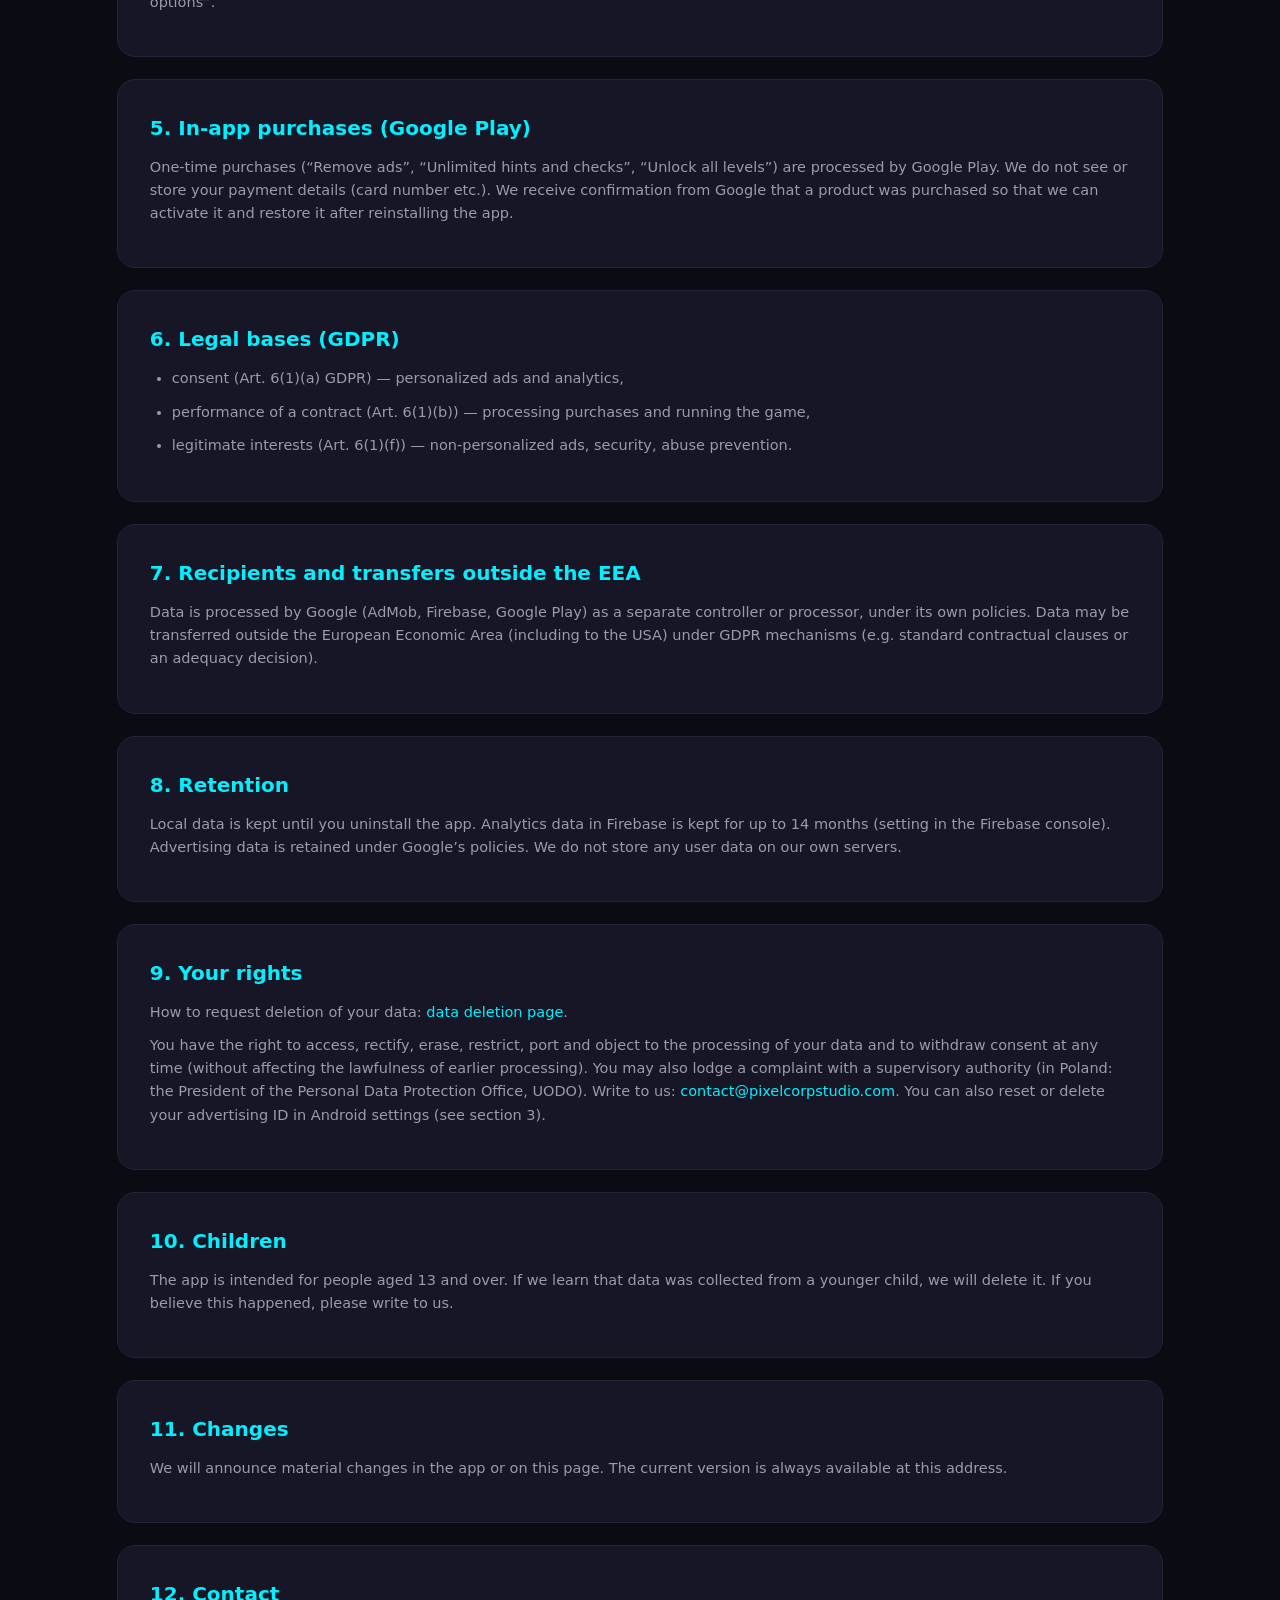
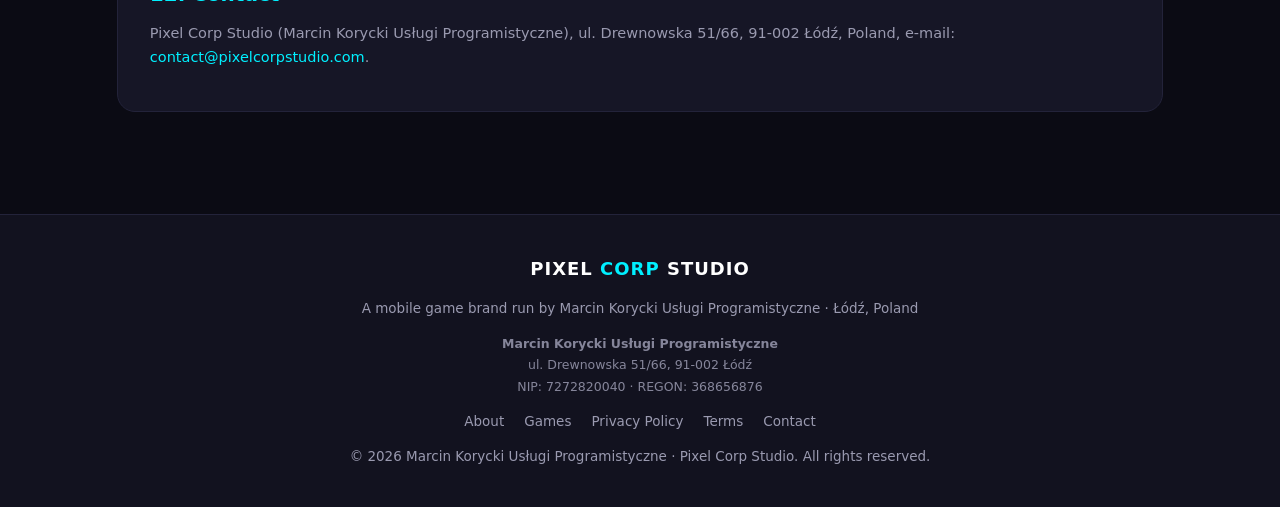
<file: privacy/who-lives-where/index.html>
<!DOCTYPE html>
<html lang="en">
<head>
<meta name="google-site-verification" content="8522fjta0KtmAq6tlZYOzUPlFx3F5fHoXZ2V8XUHtcg" />
<meta charset="UTF-8" />
<meta name="viewport" content="width=device-width, initial-scale=1.0" />
<title>Privacy Policy for “Who Lives Where” — Pixel Corp Studio</title>
<link rel="canonical" href="https://pixelcorpstudio.com/privacy/who-lives-where/" />
<link rel="alternate" hreflang="en" href="https://pixelcorpstudio.com/privacy/who-lives-where/" />
<link rel="alternate" hreflang="pl" href="https://pixelcorpstudio.com/pl/privacy/who-lives-where/" />
<link rel="alternate" hreflang="x-default" href="https://pixelcorpstudio.com/privacy/who-lives-where/" />
<meta name="description" content="Privacy policy for the Who Lives Where mobile game." />
<link rel="icon" href="data:image/svg+xml,<svg xmlns='http://www.w3.org/2000/svg' viewBox='0 0 100 100'><rect width='50' height='50' fill='%2300F0FF'/><rect x='50' y='50' width='50' height='50' fill='%23FF00E5'/></svg>" />
<link rel="stylesheet" href="/style.css" />
<script>document.addEventListener('DOMContentLoaded',function(){var a=document.querySelector('.lang a');if(a)a.addEventListener('click',function(){try{localStorage.setItem('pcs-lang',a.getAttribute('hreflang'))}catch(e){}})});</script>
</head>
<body>

<nav>
  <a class="logo" href="/"><div class="logo-mark"></div><span>PIXEL</span><span>CORP</span></a>
  <div class="nav-right">
  <ul>
    <li><a href="/#about">About</a></li>
    <li><a href="/#games">Games</a></li>
    <li><a href="/privacy/">Privacy</a></li>
    <li><a href="/#terms">Terms</a></li>
    <li><a href="/#contact">Contact</a></li>
  </ul>
  <div class="lang" aria-label="Language"><span aria-current="true">EN</span><a href="/pl/privacy/who-lives-where/" hreflang="pl" lang="pl">PL</a></div>
  </div>
</nav>
<section id="privacy">
  <h2>Privacy Policy for “Who Lives Where”</h2>
  <p class="lead">Last updated: 22 November 2026</p>
  <div class="legal-box">
    <p><strong>Data controller:</strong> Marcin Korycki, sole proprietor trading as “Marcin Korycki Usługi Programistyczne” (brand: Pixel Corp Studio), ul. Drewnowska 51/66, 91-002 Łódź, Poland, tax ID (NIP) 7272820040, REGON 368656876, e-mail: <a href="mailto:contact@pixelcorpstudio.com">contact@pixelcorpstudio.com</a>.</p>
  </div>
<div class="legal-box">
    <h3>1. Scope</h3>
    <p>This policy covers the Android app “Who Lives Where” (package <code>com.pixelcorpstudio.wholiveswhere</code>), an Einstein-style logic puzzle game. The app is intended for people aged 13 and over. It is not directed at children under 13 and we do not knowingly collect their data.</p>
  </div>
<div class="legal-box">
    <h3>2. No accounts; data stored on your device</h3>
    <p>The app has no user accounts or sign-in. Your progress (completed levels), settings (language, music, automatic “certain”), purchase status and the counter used to space out ads are stored <strong>locally on your device</strong> and are not sent to our servers. Uninstalling the app deletes this data. Usage statistics (with your consent) are described in section 4.</p>
  </div>
<div class="legal-box">
    <h3>3. Ads (Google AdMob)</h3>
    <p>The app shows ads: a banner in the level list, full-screen ads between levels and rewarded ads (shown voluntarily, in exchange for a hint or a check). The ads are served by Google AdMob. To show and account for them, Google (as a separate controller for advertising purposes) processes, among other things, the <strong>Android Advertising ID</strong>, IP address and the approximate location derived from it, device and system information, and ad impression and click data. Purposes: serving ads, frequency capping, measuring effectiveness, preventing abuse and — if you consent — ad personalization. Google’s rules: <a href="https://policies.google.com/privacy">https://policies.google.com/privacy</a> and <a href="https://policies.google.com/technologies/ads">https://policies.google.com/technologies/ads</a>.</p>
    <p>In the European Economic Area, the United Kingdom and Switzerland we show a consent form on first launch (Google User Messaging Platform). You can change or withdraw your consent at any time in the app’s Settings (“Privacy options (ads)”, shown when the form is required in your country) or by writing to us. Without consent to personalization you may see non-personalized ads; under Google’s rules they may still use identifiers for purposes such as frequency capping and abuse prevention, but not for personalization.</p>
    <p>You can reset or delete your <strong>advertising ID</strong> in Android settings (usually Settings → Privacy → Ads; the exact location depends on your Android version and device maker). Once deleted, the ID consists of zeros and ads are not personalized based on it.</p>
    <p>The “Remove ads” purchase removes the banner and the full-screen ads between levels. Rewarded ads stay voluntary (the “Unlimited hints and checks” purchase removes them).</p>
  </div>
<div class="legal-box">
    <h3>4. Analytics (Firebase Analytics)</h3>
    <p>With your consent (the UMP form where required) we use Google Firebase Analytics to understand how the game is used and to improve it (e.g. on which levels players give up). We collect in-game events (e.g. level start and completion, solving time, number of hints and checks used, ads watched and their outcome, purchases with the product ID, changes of settings such as language), a random app-instance ID, language, device model, OS version and approximate location (country/region) derived from the IP address. We do not collect your name, e-mail address, precise location or content from your device. In our game Firebase Analytics <strong>does not collect the advertising ID or ad-personalization signals</strong>; the advertising ID is used only by AdMob (section 3). Collection is off until you consent, and you can turn analytics off in the game’s Settings (“Analytics”) or by changing your consent under “Privacy options”.</p>
  </div>
<div class="legal-box">
    <h3>5. In-app purchases (Google Play)</h3>
    <p>One-time purchases (“Remove ads”, “Unlimited hints and checks”, “Unlock all levels”) are processed by Google Play. We do not see or store your payment details (card number etc.). We receive confirmation from Google that a product was purchased so that we can activate it and restore it after reinstalling the app.</p>
  </div>
<div class="legal-box">
    <h3>6. Legal bases (GDPR)</h3>
    <ul><li>consent (Art. 6(1)(a) GDPR) — personalized ads and analytics,</li><li>performance of a contract (Art. 6(1)(b)) — processing purchases and running the game,</li><li>legitimate interests (Art. 6(1)(f)) — non-personalized ads, security, abuse prevention.</li></ul>
  </div>
<div class="legal-box">
    <h3>7. Recipients and transfers outside the EEA</h3>
    <p>Data is processed by Google (AdMob, Firebase, Google Play) as a separate controller or processor, under its own policies. Data may be transferred outside the European Economic Area (including to the USA) under GDPR mechanisms (e.g. standard contractual clauses or an adequacy decision).</p>
  </div>
<div class="legal-box">
    <h3>8. Retention</h3>
    <p>Local data is kept until you uninstall the app. Analytics data in Firebase is kept for up to 14 months (setting in the Firebase console). Advertising data is retained under Google’s policies. We do not store any user data on our own servers.</p>
  </div>
<div class="legal-box">
    <h3>9. Your rights</h3>
    <p>How to request deletion of your data: <a href="/privacy/who-lives-where/delete-data/">data deletion page</a>.</p>
    <p>You have the right to access, rectify, erase, restrict, port and object to the processing of your data and to withdraw consent at any time (without affecting the lawfulness of earlier processing). You may also lodge a complaint with a supervisory authority (in Poland: the President of the Personal Data Protection Office, UODO). Write to us: <a href="mailto:contact@pixelcorpstudio.com">contact@pixelcorpstudio.com</a>. You can also reset or delete your advertising ID in Android settings (see section 3).</p>
  </div>
<div class="legal-box">
    <h3>10. Children</h3>
    <p>The app is intended for people aged 13 and over. If we learn that data was collected from a younger child, we will delete it. If you believe this happened, please write to us.</p>
  </div>
<div class="legal-box">
    <h3>11. Changes</h3>
    <p>We will announce material changes in the app or on this page. The current version is always available at this address.</p>
  </div>
<div class="legal-box">
    <h3>12. Contact</h3>
    <p>Pixel Corp Studio (Marcin Korycki Usługi Programistyczne), ul. Drewnowska 51/66, 91-002 Łódź, Poland, e-mail: <a href="mailto:contact@pixelcorpstudio.com">contact@pixelcorpstudio.com</a>.</p>
  </div>
</section>

<footer>
  <div class="flogo">PIXEL <span>CORP</span> STUDIO</div>
  <p>A mobile game brand run by Marcin Korycki Usługi Programistyczne · Łódź, Poland</p>
  <div class="legal-info">
    <strong>Marcin Korycki Usługi Programistyczne</strong><br>
    ul. Drewnowska 51/66, 91-002 Łódź<br>
    NIP: 7272820040 · REGON: 368656876
  </div>
  <div class="links">
    <a href="/#about">About</a>
    <a href="/#games">Games</a>
    <a href="/privacy/">Privacy Policy</a>
    <a href="/#terms">Terms</a>
    <a href="/#contact">Contact</a>
  </div>
  <p>© 2026 Marcin Korycki Usługi Programistyczne · Pixel Corp Studio. All rights reserved.</p>
</footer>

</body>
</html>
</file>
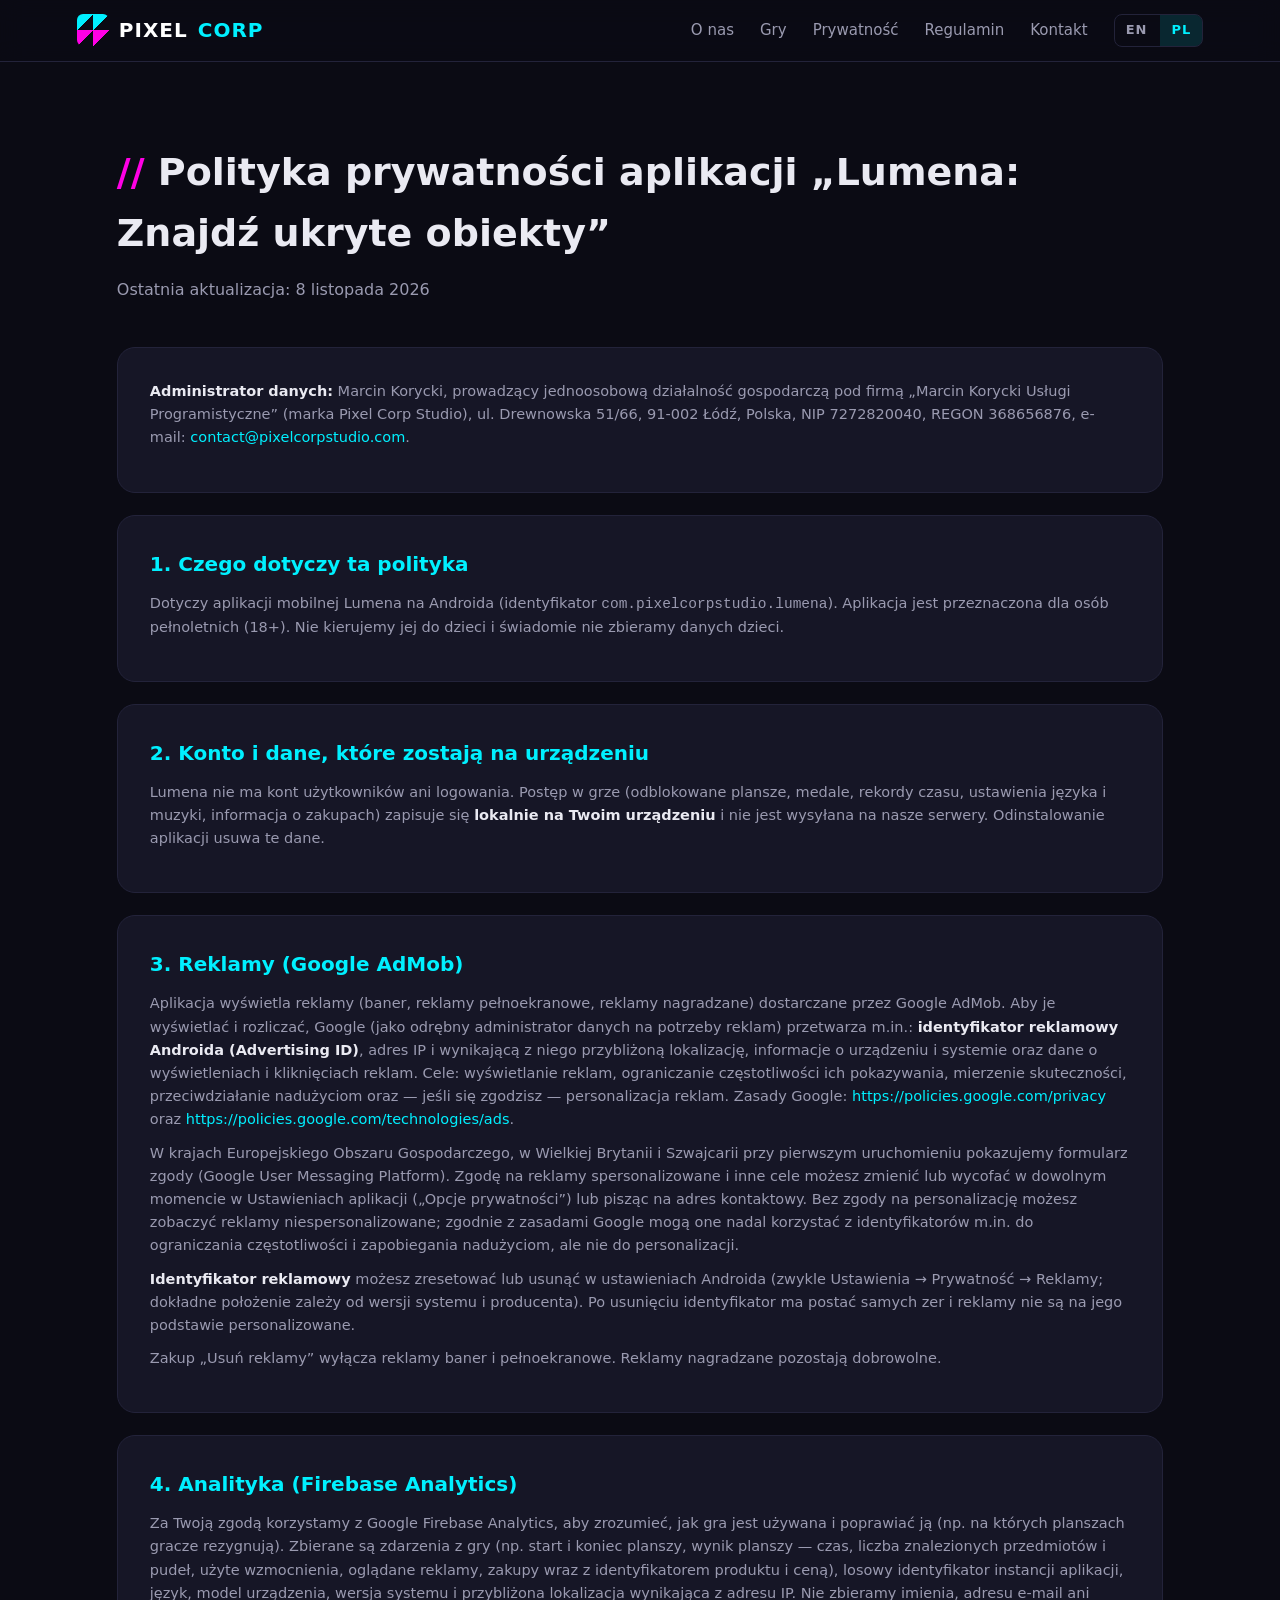
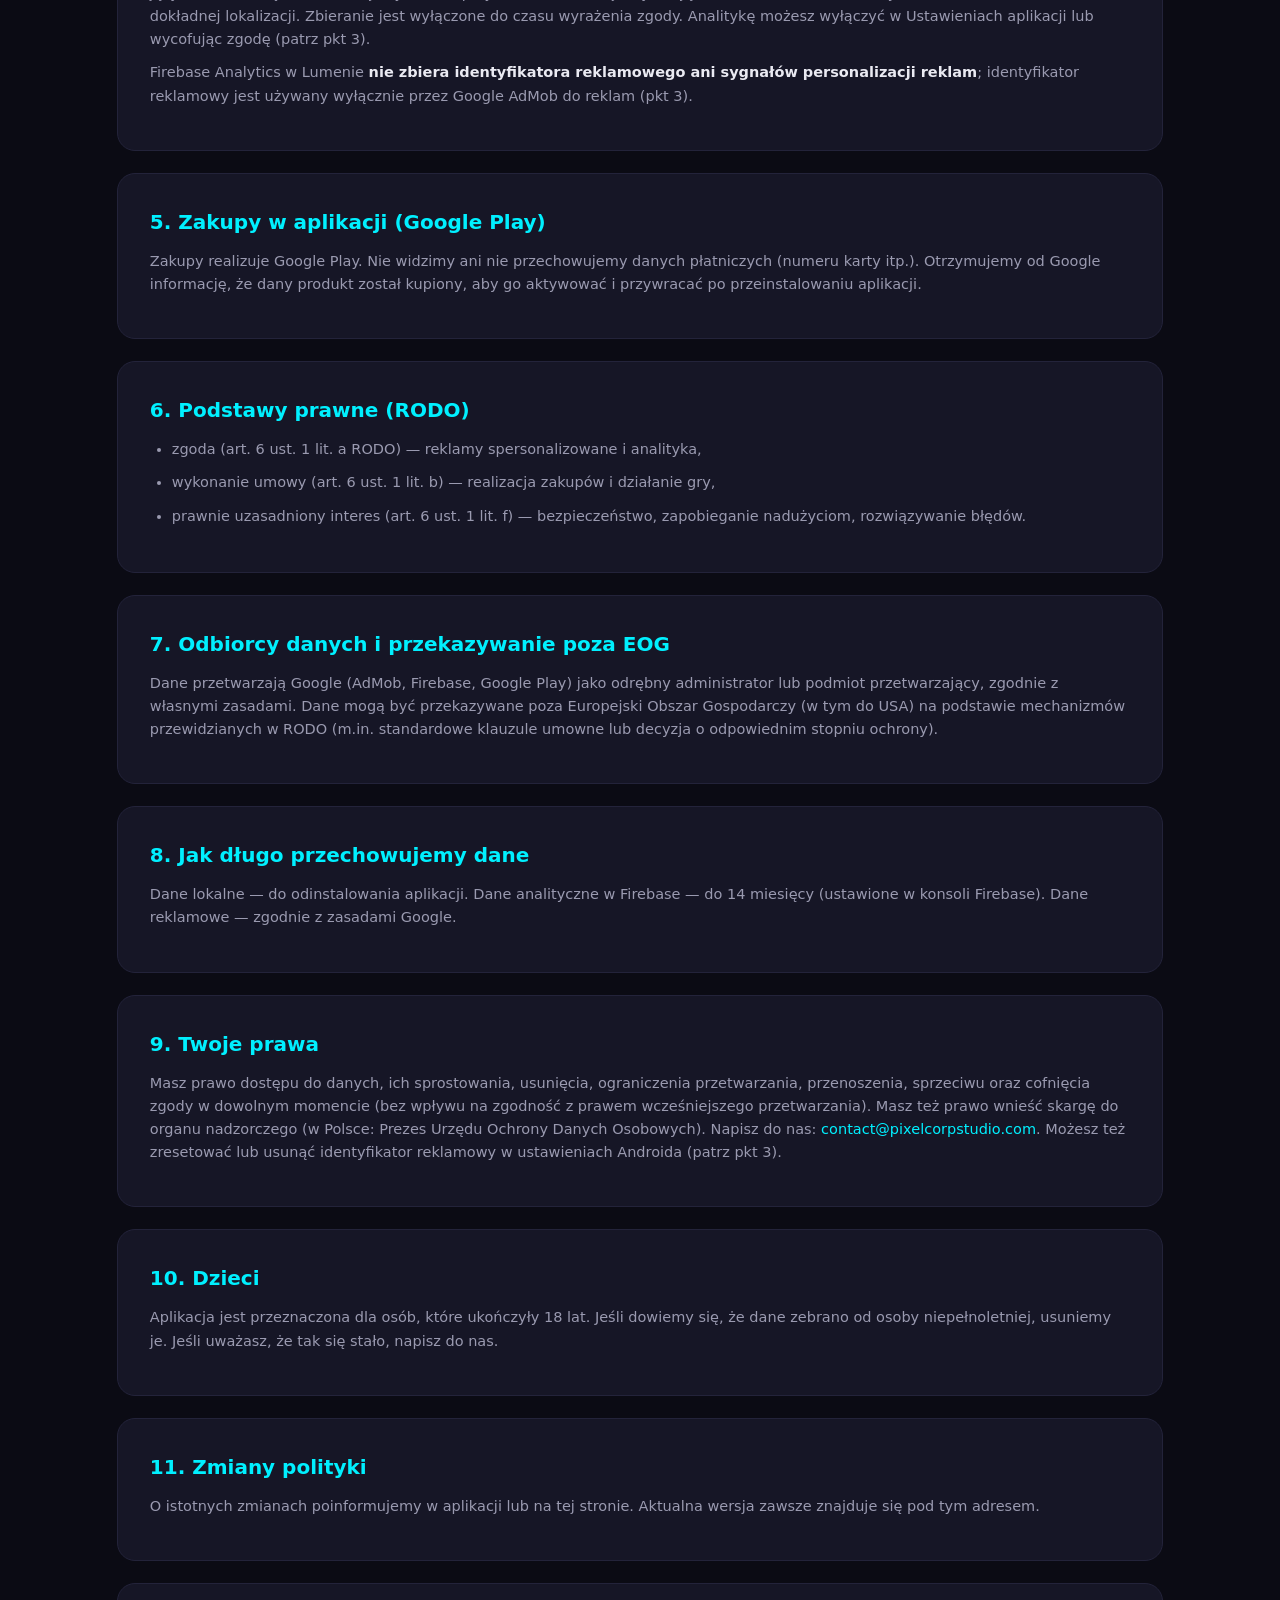
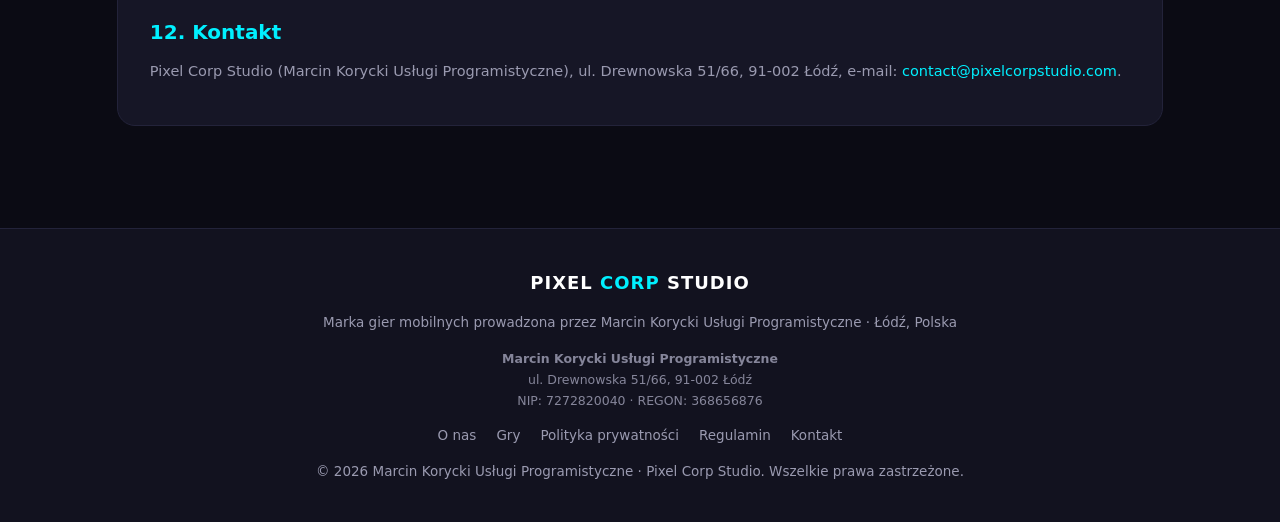
<file: pl/privacy/lumena/index.html>
<!DOCTYPE html>
<html lang="pl">
<head>
<meta name="google-site-verification" content="8522fjta0KtmAq6tlZYOzUPlFx3F5fHoXZ2V8XUHtcg" />
<meta charset="UTF-8" />
<meta name="viewport" content="width=device-width, initial-scale=1.0" />
<title>Polityka prywatności aplikacji „Lumena: Znajdź ukryte obiekty” — Pixel Corp Studio</title>
<link rel="canonical" href="https://pixelcorpstudio.com/pl/privacy/lumena/" />
<link rel="alternate" hreflang="en" href="https://pixelcorpstudio.com/privacy/lumena/" />
<link rel="alternate" hreflang="pl" href="https://pixelcorpstudio.com/pl/privacy/lumena/" />
<link rel="alternate" hreflang="x-default" href="https://pixelcorpstudio.com/privacy/lumena/" />
<meta name="description" content="Polityka prywatności gry mobilnej Lumena." />
<link rel="icon" href="data:image/svg+xml,<svg xmlns='http://www.w3.org/2000/svg' viewBox='0 0 100 100'><rect width='50' height='50' fill='%2300F0FF'/><rect x='50' y='50' width='50' height='50' fill='%23FF00E5'/></svg>" />
<link rel="stylesheet" href="/style.css" />
<script>document.addEventListener('DOMContentLoaded',function(){var a=document.querySelector('.lang a');if(a)a.addEventListener('click',function(){try{localStorage.setItem('pcs-lang',a.getAttribute('hreflang'))}catch(e){}})});</script>
</head>
<body>

<nav>
  <a class="logo" href="/pl/"><div class="logo-mark"></div><span>PIXEL</span><span>CORP</span></a>
  <div class="nav-right">
  <ul>
    <li><a href="/pl/#about">O nas</a></li>
    <li><a href="/pl/#games">Gry</a></li>
    <li><a href="/pl/privacy/">Prywatność</a></li>
    <li><a href="/pl/#terms">Regulamin</a></li>
    <li><a href="/pl/#contact">Kontakt</a></li>
  </ul>
  <div class="lang" aria-label="Language"><a href="/privacy/lumena/" hreflang="en" lang="en">EN</a><span aria-current="true">PL</span></div>
  </div>
</nav>
<section id="privacy">
  <h2>Polityka prywatności aplikacji „Lumena: Znajdź ukryte obiekty”</h2>
  <p class="lead">Ostatnia aktualizacja: 8 listopada 2026</p>
  <div class="legal-box">
    <p><strong>Administrator danych:</strong> Marcin Korycki, prowadzący jednoosobową działalność gospodarczą pod firmą „Marcin Korycki Usługi Programistyczne” (marka Pixel Corp Studio), ul. Drewnowska 51/66, 91-002 Łódź, Polska, NIP 7272820040, REGON 368656876, e-mail: <a href="mailto:contact@pixelcorpstudio.com">contact@pixelcorpstudio.com</a>.</p>
  </div>
  <div class="legal-box">
    <h3>1. Czego dotyczy ta polityka</h3>
    <p>Dotyczy aplikacji mobilnej Lumena na Androida (identyfikator <code>com.pixelcorpstudio.lumena</code>). Aplikacja jest przeznaczona dla osób pełnoletnich (18+). Nie kierujemy jej do dzieci i świadomie nie zbieramy danych dzieci.</p>
  </div>
<div class="legal-box">
    <h3>2. Konto i dane, które zostają na urządzeniu</h3>
    <p>Lumena nie ma kont użytkowników ani logowania. Postęp w grze (odblokowane plansze, medale, rekordy czasu, ustawienia języka i muzyki, informacja o zakupach) zapisuje się <strong>lokalnie na Twoim urządzeniu</strong> i nie jest wysyłana na nasze serwery. Odinstalowanie aplikacji usuwa te dane.</p>
  </div>
<div class="legal-box">
    <h3>3. Reklamy (Google AdMob)</h3>
    <p>Aplikacja wyświetla reklamy (baner, reklamy pełnoekranowe, reklamy nagradzane) dostarczane przez Google AdMob. Aby je wyświetlać i rozliczać, Google (jako odrębny administrator danych na potrzeby reklam) przetwarza m.in.: <strong>identyfikator reklamowy Androida (Advertising ID)</strong>, adres IP i wynikającą z niego przybliżoną lokalizację, informacje o urządzeniu i systemie oraz dane o wyświetleniach i kliknięciach reklam. Cele: wyświetlanie reklam, ograniczanie częstotliwości ich pokazywania, mierzenie skuteczności, przeciwdziałanie nadużyciom oraz — jeśli się zgodzisz — personalizacja reklam. Zasady Google: <a href="https://policies.google.com/privacy" rel="noopener">https://policies.google.com/privacy</a> oraz <a href="https://policies.google.com/technologies/ads" rel="noopener">https://policies.google.com/technologies/ads</a>.</p>
    <p>W krajach Europejskiego Obszaru Gospodarczego, w Wielkiej Brytanii i Szwajcarii przy pierwszym uruchomieniu pokazujemy formularz zgody (Google User Messaging Platform). Zgodę na reklamy spersonalizowane i inne cele możesz zmienić lub wycofać w dowolnym momencie w Ustawieniach aplikacji („Opcje prywatności”) lub pisząc na adres kontaktowy. Bez zgody na personalizację możesz zobaczyć reklamy niespersonalizowane; zgodnie z zasadami Google mogą one nadal korzystać z identyfikatorów m.in. do ograniczania częstotliwości i zapobiegania nadużyciom, ale nie do personalizacji.</p>
    <p><strong>Identyfikator reklamowy</strong> możesz zresetować lub usunąć w ustawieniach Androida (zwykle Ustawienia → Prywatność → Reklamy; dokładne położenie zależy od wersji systemu i producenta). Po usunięciu identyfikator ma postać samych zer i reklamy nie są na jego podstawie personalizowane.</p>
    <p>Zakup „Usuń reklamy” wyłącza reklamy baner i pełnoekranowe. Reklamy nagradzane pozostają dobrowolne.</p>
  </div>
<div class="legal-box">
    <h3>4. Analityka (Firebase Analytics)</h3>
    <p>Za Twoją zgodą korzystamy z Google Firebase Analytics, aby zrozumieć, jak gra jest używana i poprawiać ją (np. na których planszach gracze rezygnują). Zbierane są zdarzenia z gry (np. start i koniec planszy, wynik planszy — czas, liczba znalezionych przedmiotów i pudeł, użyte wzmocnienia, oglądane reklamy, zakupy wraz z identyfikatorem produktu i ceną), losowy identyfikator instancji aplikacji, język, model urządzenia, wersja systemu i przybliżona lokalizacja wynikająca z adresu IP. Nie zbieramy imienia, adresu e-mail ani dokładnej lokalizacji. Zbieranie jest wyłączone do czasu wyrażenia zgody. Analitykę możesz wyłączyć w Ustawieniach aplikacji lub wycofując zgodę (patrz pkt 3).</p>
    <p>Firebase Analytics w Lumenie <strong>nie zbiera identyfikatora reklamowego ani sygnałów personalizacji reklam</strong>; identyfikator reklamowy jest używany wyłącznie przez Google AdMob do reklam (pkt 3).</p>
  </div>
<div class="legal-box">
    <h3>5. Zakupy w aplikacji (Google Play)</h3>
    <p>Zakupy realizuje Google Play. Nie widzimy ani nie przechowujemy danych płatniczych (numeru karty itp.). Otrzymujemy od Google informację, że dany produkt został kupiony, aby go aktywować i przywracać po przeinstalowaniu aplikacji.</p>
  </div>
<div class="legal-box">
    <h3>6. Podstawy prawne (RODO)</h3>
    <ul><li>zgoda (art. 6 ust. 1 lit. a RODO) — reklamy spersonalizowane i analityka,</li><li>wykonanie umowy (art. 6 ust. 1 lit. b) — realizacja zakupów i działanie gry,</li><li>prawnie uzasadniony interes (art. 6 ust. 1 lit. f) — bezpieczeństwo, zapobieganie nadużyciom, rozwiązywanie błędów.</li></ul>
  </div>
<div class="legal-box">
    <h3>7. Odbiorcy danych i przekazywanie poza EOG</h3>
    <p>Dane przetwarzają Google (AdMob, Firebase, Google Play) jako odrębny administrator lub podmiot przetwarzający, zgodnie z własnymi zasadami. Dane mogą być przekazywane poza Europejski Obszar Gospodarczy (w tym do USA) na podstawie mechanizmów przewidzianych w RODO (m.in. standardowe klauzule umowne lub decyzja o odpowiednim stopniu ochrony).</p>
  </div>
<div class="legal-box">
    <h3>8. Jak długo przechowujemy dane</h3>
    <p>Dane lokalne — do odinstalowania aplikacji. Dane analityczne w Firebase — do 14 miesięcy (ustawione w konsoli Firebase). Dane reklamowe — zgodnie z zasadami Google.</p>
  </div>
<div class="legal-box">
    <h3>9. Twoje prawa</h3>
    <p>Masz prawo dostępu do danych, ich sprostowania, usunięcia, ograniczenia przetwarzania, przenoszenia, sprzeciwu oraz cofnięcia zgody w dowolnym momencie (bez wpływu na zgodność z prawem wcześniejszego przetwarzania). Masz też prawo wnieść skargę do organu nadzorczego (w Polsce: Prezes Urzędu Ochrony Danych Osobowych). Napisz do nas: <a href="mailto:contact@pixelcorpstudio.com">contact@pixelcorpstudio.com</a>. Możesz też zresetować lub usunąć identyfikator reklamowy w ustawieniach Androida (patrz pkt 3).</p>
  </div>
<div class="legal-box">
    <h3>10. Dzieci</h3>
    <p>Aplikacja jest przeznaczona dla osób, które ukończyły 18 lat. Jeśli dowiemy się, że dane zebrano od osoby niepełnoletniej, usuniemy je. Jeśli uważasz, że tak się stało, napisz do nas.</p>
  </div>
<div class="legal-box">
    <h3>11. Zmiany polityki</h3>
    <p>O istotnych zmianach poinformujemy w aplikacji lub na tej stronie. Aktualna wersja zawsze znajduje się pod tym adresem.</p>
  </div>
<div class="legal-box">
    <h3>12. Kontakt</h3>
    <p>Pixel Corp Studio (Marcin Korycki Usługi Programistyczne), ul. Drewnowska 51/66, 91-002 Łódź, e-mail: <a href="mailto:contact@pixelcorpstudio.com">contact@pixelcorpstudio.com</a>.</p>
  </div>
</section>

<footer>
  <div class="flogo">PIXEL <span>CORP</span> STUDIO</div>
  <p>Marka gier mobilnych prowadzona przez Marcin Korycki Usługi Programistyczne · Łódź, Polska</p>
  <div class="legal-info">
    <strong>Marcin Korycki Usługi Programistyczne</strong><br>
    ul. Drewnowska 51/66, 91-002 Łódź<br>
    NIP: 7272820040 · REGON: 368656876
  </div>
  <div class="links">
    <a href="/pl/#about">O nas</a>
    <a href="/pl/#games">Gry</a>
    <a href="/pl/privacy/">Polityka prywatności</a>
    <a href="/pl/#terms">Regulamin</a>
    <a href="/pl/#contact">Kontakt</a>
  </div>
  <p>© 2026 Marcin Korycki Usługi Programistyczne · Pixel Corp Studio. Wszelkie prawa zastrzeżone.</p>
</footer>

</body>
</html>
</file>
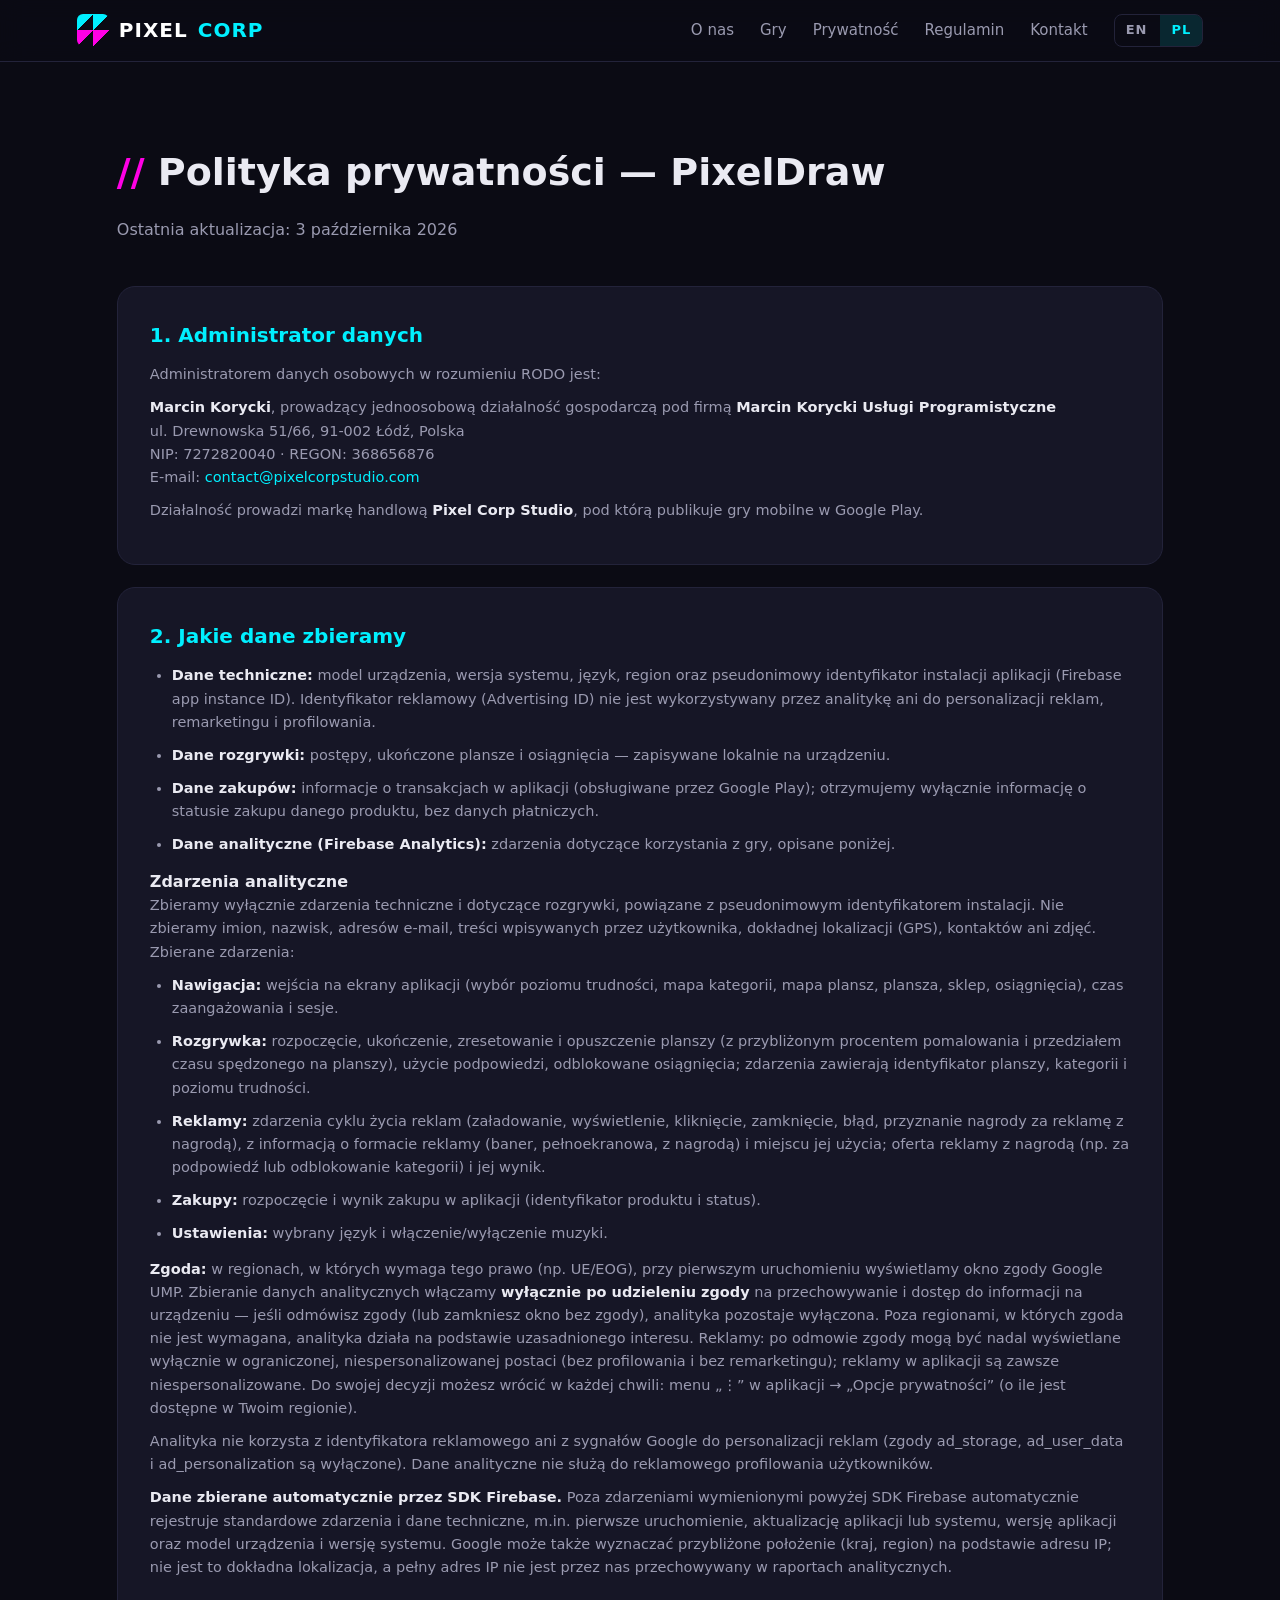
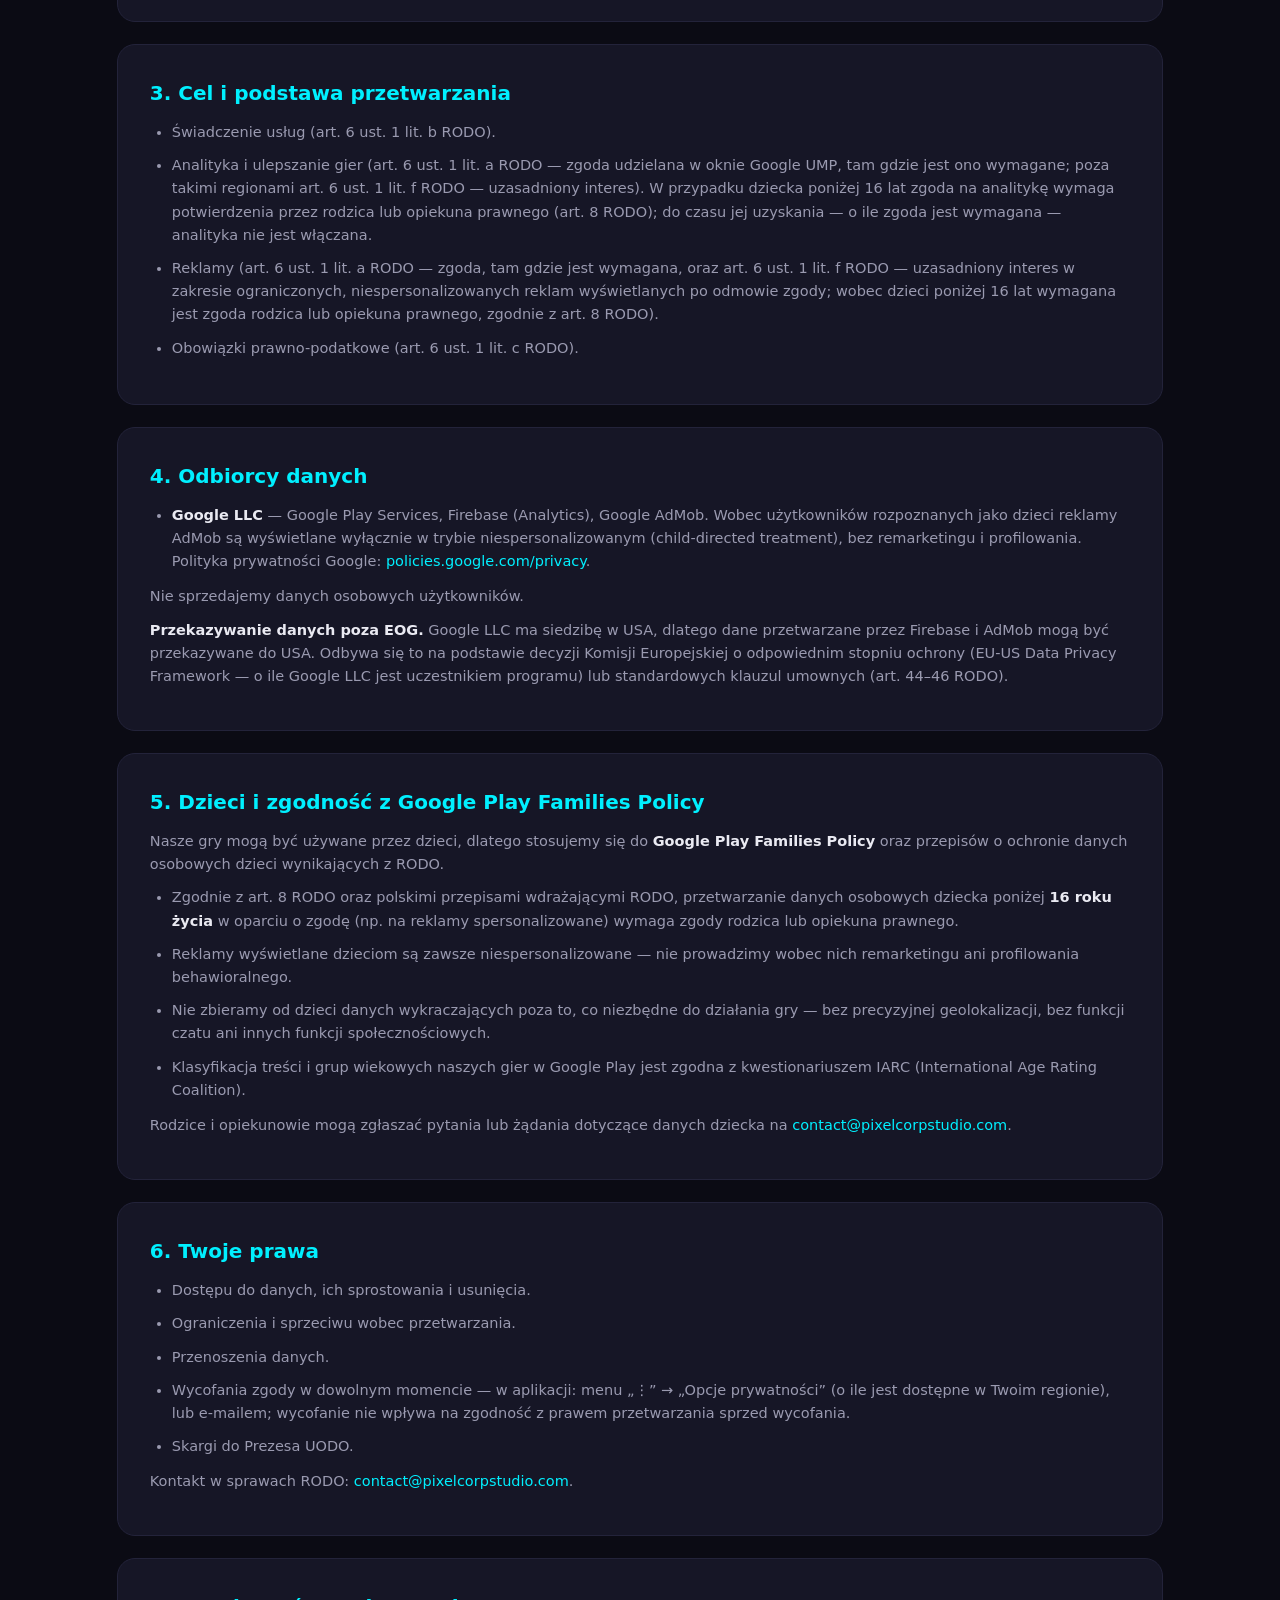
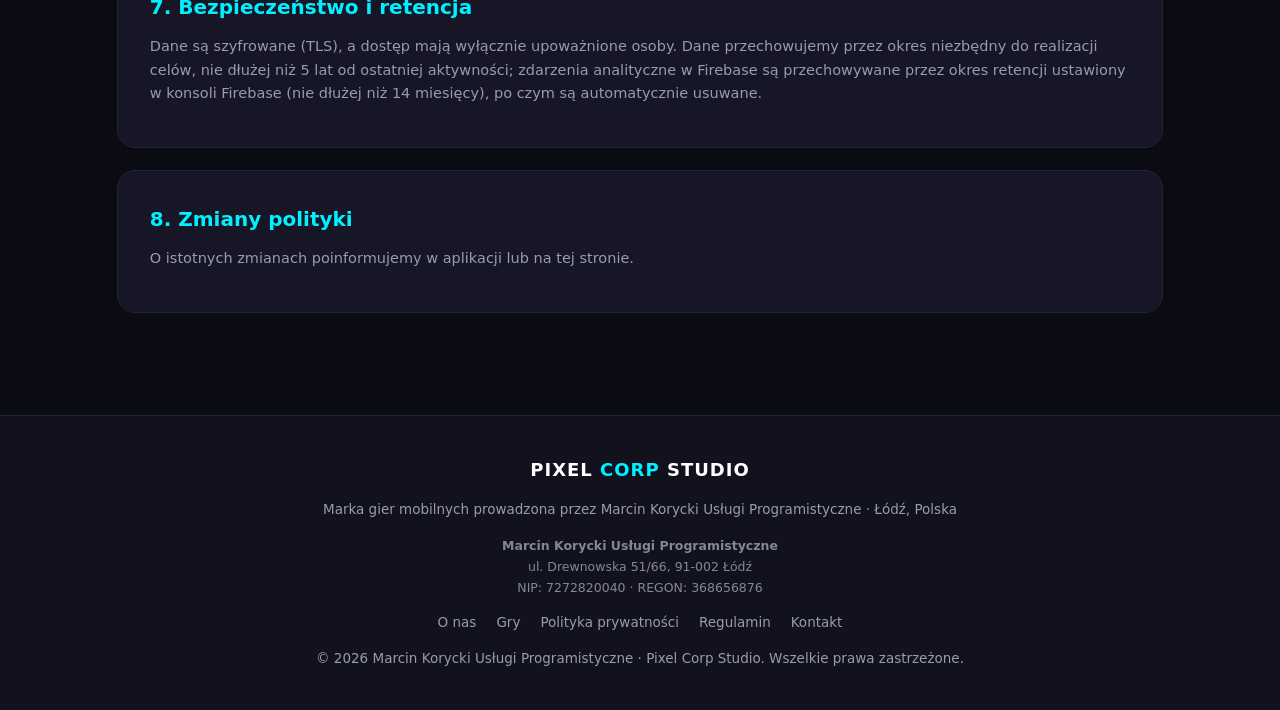
<file: pl/privacy/pixeldraw/index.html>
<!DOCTYPE html>
<html lang="pl">
<head>
<meta name="google-site-verification" content="8522fjta0KtmAq6tlZYOzUPlFx3F5fHoXZ2V8XUHtcg" />
<meta charset="UTF-8" />
<meta name="viewport" content="width=device-width, initial-scale=1.0" />
<title>Polityka prywatności — PixelDraw — Pixel Corp Studio</title>
<link rel="canonical" href="https://pixelcorpstudio.com/pl/privacy/pixeldraw/" />
<link rel="alternate" hreflang="en" href="https://pixelcorpstudio.com/privacy/pixeldraw/" />
<link rel="alternate" hreflang="pl" href="https://pixelcorpstudio.com/pl/privacy/pixeldraw/" />
<link rel="alternate" hreflang="x-default" href="https://pixelcorpstudio.com/privacy/pixeldraw/" />
<meta name="description" content="Polityka prywatności gry mobilnej PixelDraw." />
<link rel="icon" href="data:image/svg+xml,<svg xmlns='http://www.w3.org/2000/svg' viewBox='0 0 100 100'><rect width='50' height='50' fill='%2300F0FF'/><rect x='50' y='50' width='50' height='50' fill='%23FF00E5'/></svg>" />
<link rel="stylesheet" href="/style.css" />
<script>document.addEventListener('DOMContentLoaded',function(){var a=document.querySelector('.lang a');if(a)a.addEventListener('click',function(){try{localStorage.setItem('pcs-lang',a.getAttribute('hreflang'))}catch(e){}})});</script>
</head>
<body>

<nav>
  <a class="logo" href="/pl/"><div class="logo-mark"></div><span>PIXEL</span><span>CORP</span></a>
  <div class="nav-right">
  <ul>
    <li><a href="/pl/#about">O nas</a></li>
    <li><a href="/pl/#games">Gry</a></li>
    <li><a href="/pl/privacy/">Prywatność</a></li>
    <li><a href="/pl/#terms">Regulamin</a></li>
    <li><a href="/pl/#contact">Kontakt</a></li>
  </ul>
  <div class="lang" aria-label="Language"><a href="/privacy/pixeldraw/" hreflang="en" lang="en">EN</a><span aria-current="true">PL</span></div>
  </div>
</nav>
<section id="privacy">
  <h2>Polityka prywatności — PixelDraw</h2>
  <p class="lead">Ostatnia aktualizacja: 3 października 2026</p>

  <div class="legal-box">
    <h3>1. Administrator danych</h3>
    <p>Administratorem danych osobowych w rozumieniu RODO jest:</p>
    <p><strong>Marcin Korycki</strong>, prowadzący jednoosobową działalność gospodarczą pod firmą <strong>Marcin Korycki Usługi Programistyczne</strong><br>
    ul. Drewnowska 51/66, 91-002 Łódź, Polska<br>
    NIP: 7272820040 · REGON: 368656876<br>
    E-mail: <a href="mailto:contact@pixelcorpstudio.com">contact@pixelcorpstudio.com</a></p>
    <p>Działalność prowadzi markę handlową <strong>Pixel Corp Studio</strong>, pod którą publikuje gry mobilne w Google Play.</p>
  </div>

  <div class="legal-box">
    <h3>2. Jakie dane zbieramy</h3>
    <ul>
      <li><strong>Dane techniczne:</strong> model urządzenia, wersja systemu, język, region oraz pseudonimowy identyfikator instalacji aplikacji (Firebase app instance ID). Identyfikator reklamowy (Advertising ID) nie jest wykorzystywany przez analitykę ani do personalizacji reklam, remarketingu i profilowania.</li>
      <li><strong>Dane rozgrywki:</strong> postępy, ukończone plansze i osiągnięcia — zapisywane lokalnie na urządzeniu.</li>
      <li><strong>Dane zakupów:</strong> informacje o transakcjach w aplikacji (obsługiwane przez Google Play); otrzymujemy wyłącznie informację o statusie zakupu danego produktu, bez danych płatniczych.</li>
      <li><strong>Dane analityczne (Firebase Analytics):</strong> zdarzenia dotyczące korzystania z gry, opisane poniżej.</li>
    </ul>
    <h4>Zdarzenia analityczne</h4>
    <p>Zbieramy wyłącznie zdarzenia techniczne i dotyczące rozgrywki, powiązane z pseudonimowym identyfikatorem instalacji. Nie zbieramy imion, nazwisk, adresów e-mail, treści wpisywanych przez użytkownika, dokładnej lokalizacji (GPS), kontaktów ani zdjęć. Zbierane zdarzenia:</p>
    <ul>
      <li><strong>Nawigacja:</strong> wejścia na ekrany aplikacji (wybór poziomu trudności, mapa kategorii, mapa plansz, plansza, sklep, osiągnięcia), czas zaangażowania i sesje.</li>
      <li><strong>Rozgrywka:</strong> rozpoczęcie, ukończenie, zresetowanie i opuszczenie planszy (z przybliżonym procentem pomalowania i przedziałem czasu spędzonego na planszy), użycie podpowiedzi, odblokowane osiągnięcia; zdarzenia zawierają identyfikator planszy, kategorii i poziomu trudności.</li>
      <li><strong>Reklamy:</strong> zdarzenia cyklu życia reklam (załadowanie, wyświetlenie, kliknięcie, zamknięcie, błąd, przyznanie nagrody za reklamę z nagrodą), z informacją o formacie reklamy (baner, pełnoekranowa, z nagrodą) i miejscu jej użycia; oferta reklamy z nagrodą (np. za podpowiedź lub odblokowanie kategorii) i jej wynik.</li>
      <li><strong>Zakupy:</strong> rozpoczęcie i wynik zakupu w aplikacji (identyfikator produktu i status).</li>
      <li><strong>Ustawienia:</strong> wybrany język i włączenie/wyłączenie muzyki.</li>
    </ul>
    <p><strong>Zgoda:</strong> w regionach, w których wymaga tego prawo (np. UE/EOG), przy pierwszym uruchomieniu wyświetlamy okno zgody Google UMP. Zbieranie danych analitycznych włączamy <strong>wyłącznie po udzieleniu zgody</strong> na przechowywanie i dostęp do informacji na urządzeniu — jeśli odmówisz zgody (lub zamkniesz okno bez zgody), analityka pozostaje wyłączona. Poza regionami, w których zgoda nie jest wymagana, analityka działa na podstawie uzasadnionego interesu. Reklamy: po odmowie zgody mogą być nadal wyświetlane wyłącznie w ograniczonej, niespersonalizowanej postaci (bez profilowania i bez remarketingu); reklamy w aplikacji są zawsze niespersonalizowane. Do swojej decyzji możesz wrócić w każdej chwili: menu „⋮” w aplikacji → „Opcje prywatności” (o ile jest dostępne w Twoim regionie).</p>
    <p>Analityka nie korzysta z identyfikatora reklamowego ani z sygnałów Google do personalizacji reklam (zgody ad_storage, ad_user_data i ad_personalization są wyłączone). Dane analityczne nie służą do reklamowego profilowania użytkowników.</p>
<p><strong>Dane zbierane automatycznie przez SDK Firebase.</strong> Poza zdarzeniami wymienionymi powyżej SDK Firebase automatycznie rejestruje standardowe zdarzenia i dane techniczne, m.in. pierwsze uruchomienie, aktualizację aplikacji lub systemu, wersję aplikacji oraz model urządzenia i wersję systemu. Google może także wyznaczać przybliżone położenie (kraj, region) na podstawie adresu IP; nie jest to dokładna lokalizacja, a pełny adres IP nie jest przez nas przechowywany w raportach analitycznych.</p>
  </div>

  <div class="legal-box">
    <h3>3. Cel i podstawa przetwarzania</h3>
    <ul>
      <li>Świadczenie usług (art. 6 ust. 1 lit. b RODO).</li>
      <li>Analityka i ulepszanie gier (art. 6 ust. 1 lit. a RODO — zgoda udzielana w oknie Google UMP, tam gdzie jest ono wymagane; poza takimi regionami art. 6 ust. 1 lit. f RODO — uzasadniony interes). W przypadku dziecka poniżej 16 lat zgoda na analitykę wymaga potwierdzenia przez rodzica lub opiekuna prawnego (art. 8 RODO); do czasu jej uzyskania — o ile zgoda jest wymagana — analityka nie jest włączana.</li>
      <li>Reklamy (art. 6 ust. 1 lit. a RODO — zgoda, tam gdzie jest wymagana, oraz art. 6 ust. 1 lit. f RODO — uzasadniony interes w zakresie ograniczonych, niespersonalizowanych reklam wyświetlanych po odmowie zgody; wobec dzieci poniżej 16 lat wymagana jest zgoda rodzica lub opiekuna prawnego, zgodnie z art. 8 RODO).</li>
      <li>Obowiązki prawno-podatkowe (art. 6 ust. 1 lit. c RODO).</li>
    </ul>
  </div>

  <div class="legal-box">
    <h3>4. Odbiorcy danych</h3>
    <ul>
      <li><strong>Google LLC</strong> — Google Play Services, Firebase (Analytics), Google AdMob. Wobec użytkowników rozpoznanych jako dzieci reklamy AdMob są wyświetlane wyłącznie w trybie niespersonalizowanym (child-directed treatment), bez remarketingu i profilowania. Polityka prywatności Google: <a href="https://policies.google.com/privacy" rel="noopener">policies.google.com/privacy</a>.</li>
    </ul>
    <p>Nie sprzedajemy danych osobowych użytkowników.</p>
<p><strong>Przekazywanie danych poza EOG.</strong> Google LLC ma siedzibę w USA, dlatego dane przetwarzane przez Firebase i AdMob mogą być przekazywane do USA. Odbywa się to na podstawie decyzji Komisji Europejskiej o odpowiednim stopniu ochrony (EU-US Data Privacy Framework — o ile Google LLC jest uczestnikiem programu) lub standardowych klauzul umownych (art. 44–46 RODO).</p>
  </div>

  <div class="legal-box">
    <h3>5. Dzieci i zgodność z Google Play Families Policy</h3>
    <p>Nasze gry mogą być używane przez dzieci, dlatego stosujemy się do <strong>Google Play Families Policy</strong> oraz przepisów o ochronie danych osobowych dzieci wynikających z RODO.</p>
    <ul>
      <li>Zgodnie z art. 8 RODO oraz polskimi przepisami wdrażającymi RODO, przetwarzanie danych osobowych dziecka poniżej <strong>16 roku życia</strong> w oparciu o zgodę (np. na reklamy spersonalizowane) wymaga zgody rodzica lub opiekuna prawnego.</li>
      <li>Reklamy wyświetlane dzieciom są zawsze niespersonalizowane — nie prowadzimy wobec nich remarketingu ani profilowania behawioralnego.</li>
      <li>Nie zbieramy od dzieci danych wykraczających poza to, co niezbędne do działania gry — bez precyzyjnej geolokalizacji, bez funkcji czatu ani innych funkcji społecznościowych.</li>
      <li>Klasyfikacja treści i grup wiekowych naszych gier w Google Play jest zgodna z kwestionariuszem IARC (International Age Rating Coalition).</li>
    </ul>
    <p>Rodzice i opiekunowie mogą zgłaszać pytania lub żądania dotyczące danych dziecka na <a href="mailto:contact@pixelcorpstudio.com">contact@pixelcorpstudio.com</a>.</p>
  </div>

  <div class="legal-box">
    <h3>6. Twoje prawa</h3>
    <ul>
      <li>Dostępu do danych, ich sprostowania i usunięcia.</li>
      <li>Ograniczenia i sprzeciwu wobec przetwarzania.</li>
      <li>Przenoszenia danych.</li>
      <li>Wycofania zgody w dowolnym momencie — w aplikacji: menu „⋮” → „Opcje prywatności” (o ile jest dostępne w Twoim regionie), lub e-mailem; wycofanie nie wpływa na zgodność z prawem przetwarzania sprzed wycofania.</li>
      <li>Skargi do Prezesa UODO.</li>
    </ul>
    <p>Kontakt w sprawach RODO: <a href="mailto:contact@pixelcorpstudio.com">contact@pixelcorpstudio.com</a>.</p>
  </div>

  <div class="legal-box">
    <h3>7. Bezpieczeństwo i retencja</h3>
    <p>Dane są szyfrowane (TLS), a dostęp mają wyłącznie upoważnione osoby. Dane przechowujemy przez okres niezbędny do realizacji celów, nie dłużej niż 5 lat od ostatniej aktywności; zdarzenia analityczne w Firebase są przechowywane przez okres retencji ustawiony w konsoli Firebase (nie dłużej niż 14 miesięcy), po czym są automatycznie usuwane.</p>
  </div>

  <div class="legal-box">
    <h3>8. Zmiany polityki</h3>
    <p>O istotnych zmianach poinformujemy w aplikacji lub na tej stronie.</p>
  </div>
</section>

<footer>
  <div class="flogo">PIXEL <span>CORP</span> STUDIO</div>
  <p>Marka gier mobilnych prowadzona przez Marcin Korycki Usługi Programistyczne · Łódź, Polska</p>
  <div class="legal-info">
    <strong>Marcin Korycki Usługi Programistyczne</strong><br>
    ul. Drewnowska 51/66, 91-002 Łódź<br>
    NIP: 7272820040 · REGON: 368656876
  </div>
  <div class="links">
    <a href="/pl/#about">O nas</a>
    <a href="/pl/#games">Gry</a>
    <a href="/pl/privacy/">Polityka prywatności</a>
    <a href="/pl/#terms">Regulamin</a>
    <a href="/pl/#contact">Kontakt</a>
  </div>
  <p>© 2026 Marcin Korycki Usługi Programistyczne · Pixel Corp Studio. Wszelkie prawa zastrzeżone.</p>
</footer>

</body>
</html>
</file>
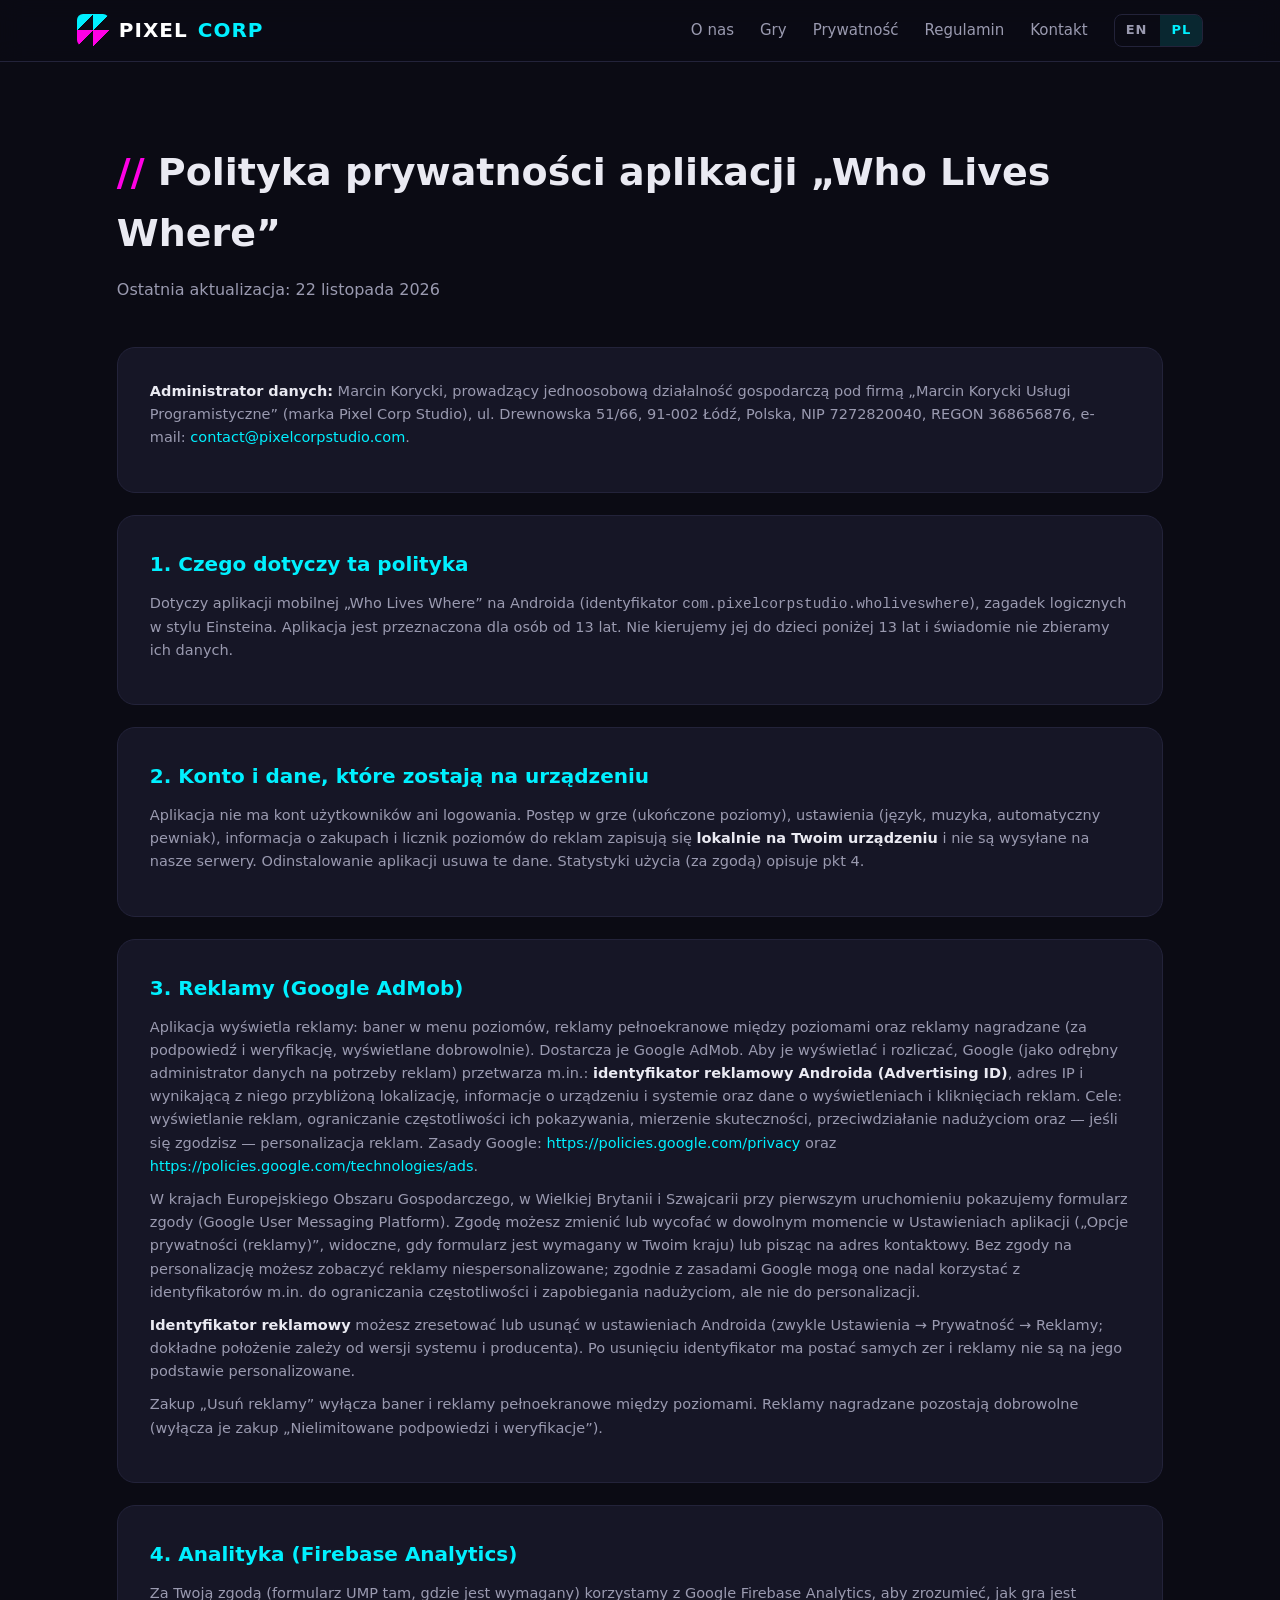
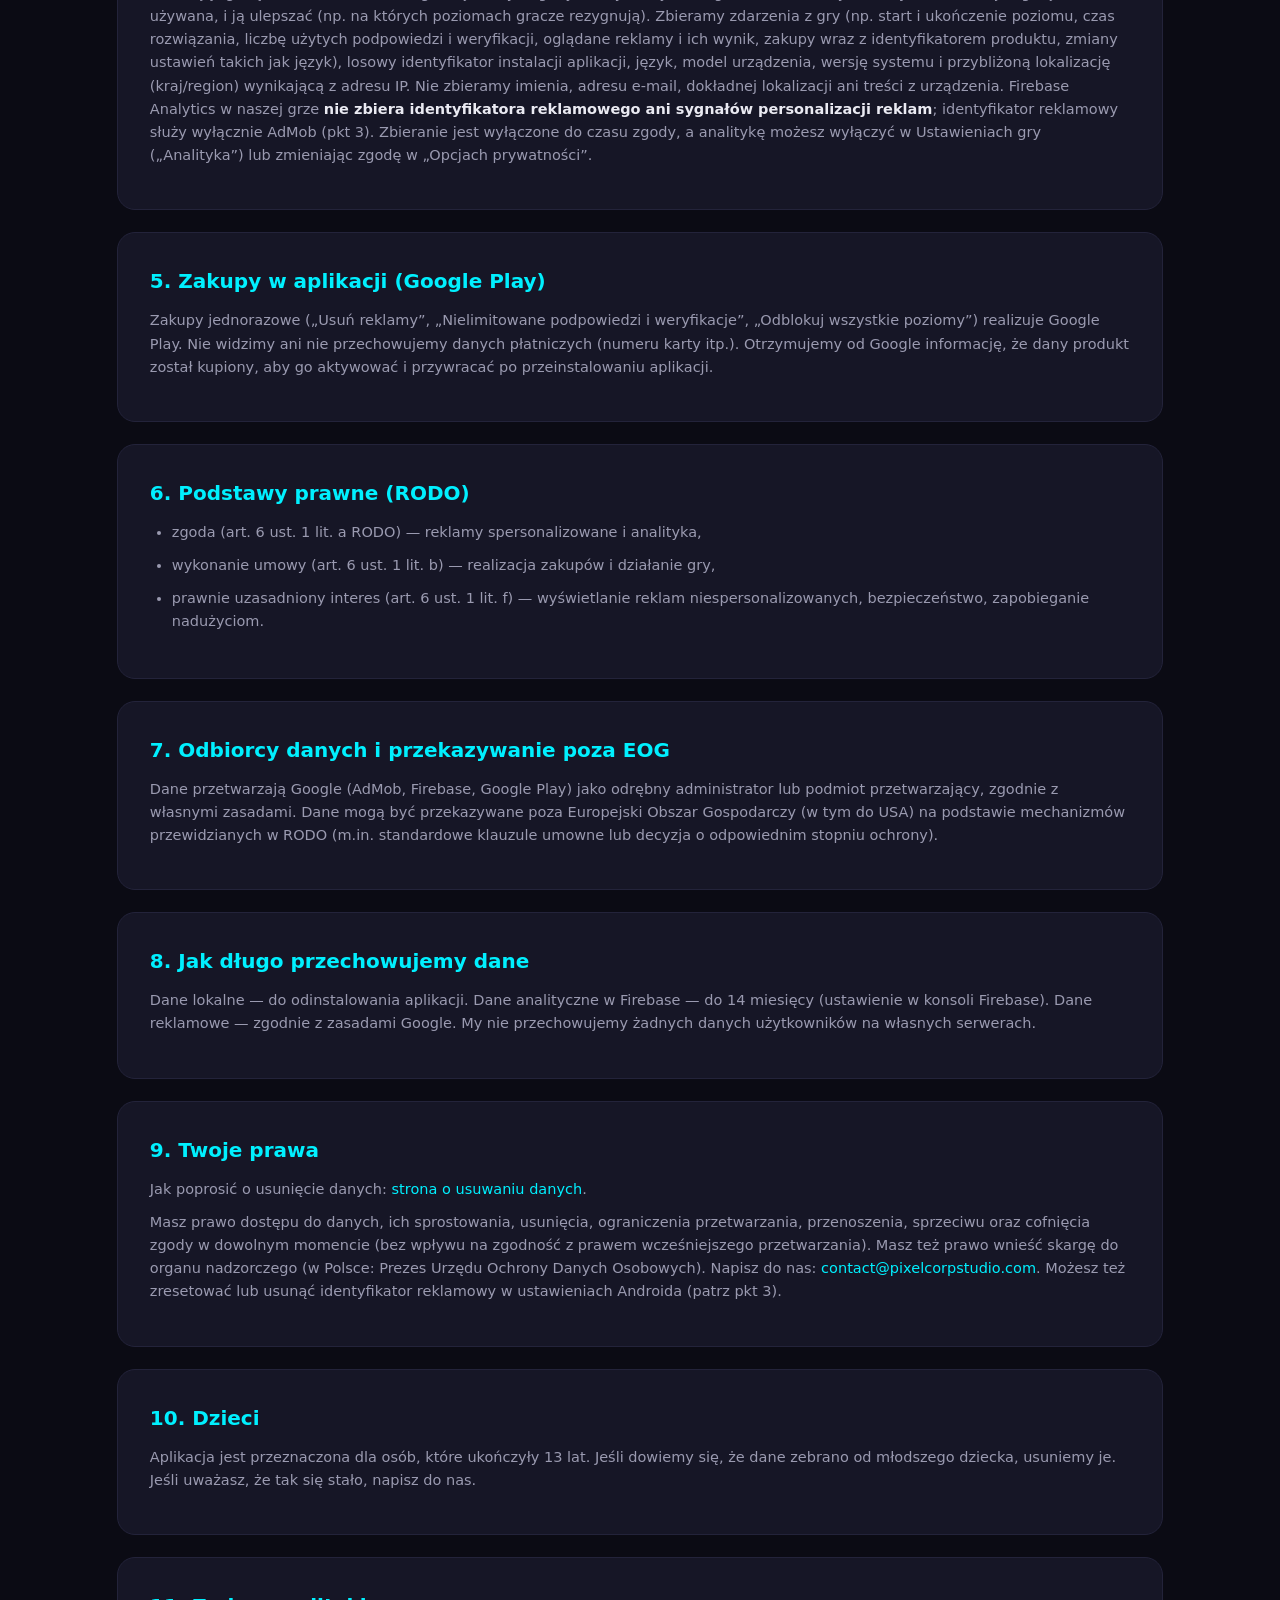
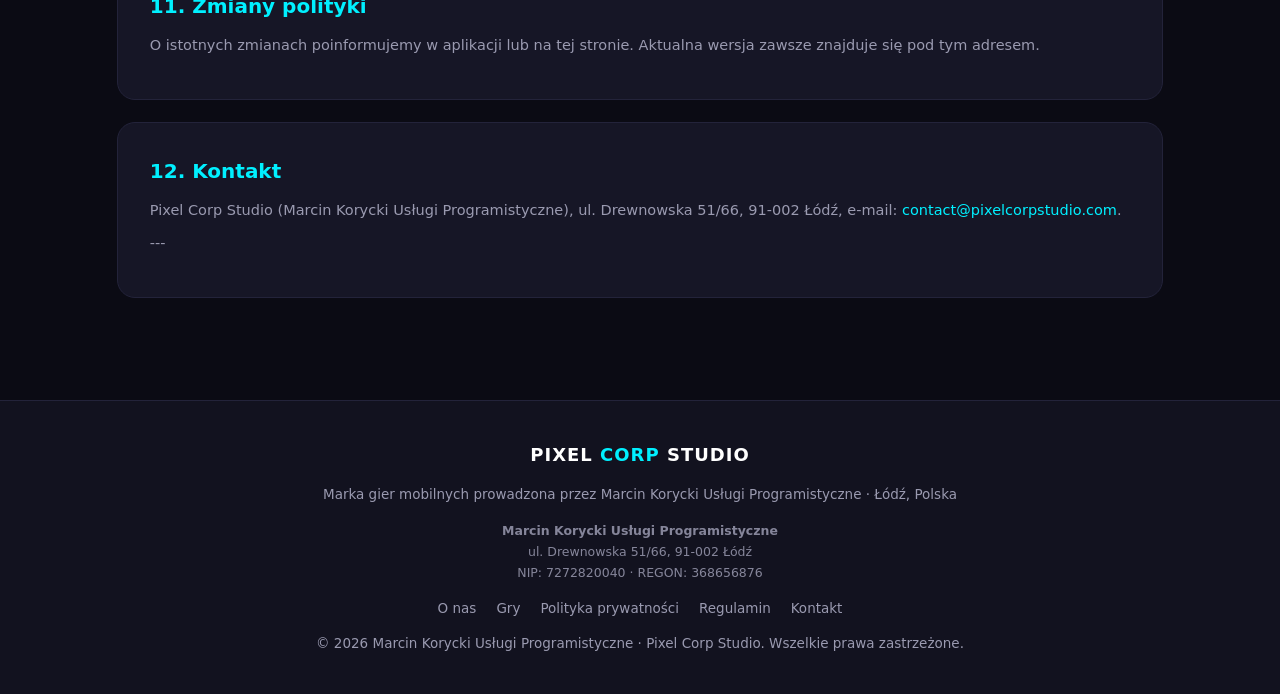
<file: pl/privacy/who-lives-where/index.html>
<!DOCTYPE html>
<html lang="pl">
<head>
<meta name="google-site-verification" content="8522fjta0KtmAq6tlZYOzUPlFx3F5fHoXZ2V8XUHtcg" />
<meta charset="UTF-8" />
<meta name="viewport" content="width=device-width, initial-scale=1.0" />
<title>Polityka prywatności aplikacji „Who Lives Where” — Pixel Corp Studio</title>
<link rel="canonical" href="https://pixelcorpstudio.com/pl/privacy/who-lives-where/" />
<link rel="alternate" hreflang="en" href="https://pixelcorpstudio.com/privacy/who-lives-where/" />
<link rel="alternate" hreflang="pl" href="https://pixelcorpstudio.com/pl/privacy/who-lives-where/" />
<link rel="alternate" hreflang="x-default" href="https://pixelcorpstudio.com/privacy/who-lives-where/" />
<meta name="description" content="Polityka prywatności gry mobilnej Who Lives Where." />
<link rel="icon" href="data:image/svg+xml,<svg xmlns='http://www.w3.org/2000/svg' viewBox='0 0 100 100'><rect width='50' height='50' fill='%2300F0FF'/><rect x='50' y='50' width='50' height='50' fill='%23FF00E5'/></svg>" />
<link rel="stylesheet" href="/style.css" />
<script>document.addEventListener('DOMContentLoaded',function(){var a=document.querySelector('.lang a');if(a)a.addEventListener('click',function(){try{localStorage.setItem('pcs-lang',a.getAttribute('hreflang'))}catch(e){}})});</script>
</head>
<body>

<nav>
  <a class="logo" href="/pl/"><div class="logo-mark"></div><span>PIXEL</span><span>CORP</span></a>
  <div class="nav-right">
  <ul>
    <li><a href="/pl/#about">O nas</a></li>
    <li><a href="/pl/#games">Gry</a></li>
    <li><a href="/pl/privacy/">Prywatność</a></li>
    <li><a href="/pl/#terms">Regulamin</a></li>
    <li><a href="/pl/#contact">Kontakt</a></li>
  </ul>
  <div class="lang" aria-label="Language"><a href="/privacy/who-lives-where/" hreflang="en" lang="en">EN</a><span aria-current="true">PL</span></div>
  </div>
</nav>
<section id="privacy">
  <h2>Polityka prywatności aplikacji „Who Lives Where”</h2>
  <p class="lead">Ostatnia aktualizacja: 22 listopada 2026</p>
  <div class="legal-box">
    <p><strong>Administrator danych:</strong> Marcin Korycki, prowadzący jednoosobową działalność gospodarczą pod firmą „Marcin Korycki Usługi Programistyczne” (marka Pixel Corp Studio), ul. Drewnowska 51/66, 91-002 Łódź, Polska, NIP 7272820040, REGON 368656876, e-mail: <a href="mailto:contact@pixelcorpstudio.com">contact@pixelcorpstudio.com</a>.</p>
  </div>
<div class="legal-box">
    <h3>1. Czego dotyczy ta polityka</h3>
    <p>Dotyczy aplikacji mobilnej „Who Lives Where” na Androida (identyfikator <code>com.pixelcorpstudio.wholiveswhere</code>), zagadek logicznych w stylu Einsteina. Aplikacja jest przeznaczona dla osób od 13 lat. Nie kierujemy jej do dzieci poniżej 13 lat i świadomie nie zbieramy ich danych.</p>
  </div>
<div class="legal-box">
    <h3>2. Konto i dane, które zostają na urządzeniu</h3>
    <p>Aplikacja nie ma kont użytkowników ani logowania. Postęp w grze (ukończone poziomy), ustawienia (język, muzyka, automatyczny pewniak), informacja o zakupach i licznik poziomów do reklam zapisują się <strong>lokalnie na Twoim urządzeniu</strong> i nie są wysyłane na nasze serwery. Odinstalowanie aplikacji usuwa te dane. Statystyki użycia (za zgodą) opisuje pkt 4.</p>
  </div>
<div class="legal-box">
    <h3>3. Reklamy (Google AdMob)</h3>
    <p>Aplikacja wyświetla reklamy: baner w menu poziomów, reklamy pełnoekranowe między poziomami oraz reklamy nagradzane (za podpowiedź i weryfikację, wyświetlane dobrowolnie). Dostarcza je Google AdMob. Aby je wyświetlać i rozliczać, Google (jako odrębny administrator danych na potrzeby reklam) przetwarza m.in.: <strong>identyfikator reklamowy Androida (Advertising ID)</strong>, adres IP i wynikającą z niego przybliżoną lokalizację, informacje o urządzeniu i systemie oraz dane o wyświetleniach i kliknięciach reklam. Cele: wyświetlanie reklam, ograniczanie częstotliwości ich pokazywania, mierzenie skuteczności, przeciwdziałanie nadużyciom oraz — jeśli się zgodzisz — personalizacja reklam. Zasady Google: <a href="https://policies.google.com/privacy">https://policies.google.com/privacy</a> oraz <a href="https://policies.google.com/technologies/ads">https://policies.google.com/technologies/ads</a>.</p>
    <p>W krajach Europejskiego Obszaru Gospodarczego, w Wielkiej Brytanii i Szwajcarii przy pierwszym uruchomieniu pokazujemy formularz zgody (Google User Messaging Platform). Zgodę możesz zmienić lub wycofać w dowolnym momencie w Ustawieniach aplikacji („Opcje prywatności (reklamy)”, widoczne, gdy formularz jest wymagany w Twoim kraju) lub pisząc na adres kontaktowy. Bez zgody na personalizację możesz zobaczyć reklamy niespersonalizowane; zgodnie z zasadami Google mogą one nadal korzystać z identyfikatorów m.in. do ograniczania częstotliwości i zapobiegania nadużyciom, ale nie do personalizacji.</p>
    <p><strong>Identyfikator reklamowy</strong> możesz zresetować lub usunąć w ustawieniach Androida (zwykle Ustawienia → Prywatność → Reklamy; dokładne położenie zależy od wersji systemu i producenta). Po usunięciu identyfikator ma postać samych zer i reklamy nie są na jego podstawie personalizowane.</p>
    <p>Zakup „Usuń reklamy” wyłącza baner i reklamy pełnoekranowe między poziomami. Reklamy nagradzane pozostają dobrowolne (wyłącza je zakup „Nielimitowane podpowiedzi i weryfikacje”).</p>
  </div>
<div class="legal-box">
    <h3>4. Analityka (Firebase Analytics)</h3>
    <p>Za Twoją zgodą (formularz UMP tam, gdzie jest wymagany) korzystamy z Google Firebase Analytics, aby zrozumieć, jak gra jest używana, i ją ulepszać (np. na których poziomach gracze rezygnują). Zbieramy zdarzenia z gry (np. start i ukończenie poziomu, czas rozwiązania, liczbę użytych podpowiedzi i weryfikacji, oglądane reklamy i ich wynik, zakupy wraz z identyfikatorem produktu, zmiany ustawień takich jak język), losowy identyfikator instalacji aplikacji, język, model urządzenia, wersję systemu i przybliżoną lokalizację (kraj/region) wynikającą z adresu IP. Nie zbieramy imienia, adresu e-mail, dokładnej lokalizacji ani treści z urządzenia. Firebase Analytics w naszej grze <strong>nie zbiera identyfikatora reklamowego ani sygnałów personalizacji reklam</strong>; identyfikator reklamowy służy wyłącznie AdMob (pkt 3). Zbieranie jest wyłączone do czasu zgody, a analitykę możesz wyłączyć w Ustawieniach gry („Analityka”) lub zmieniając zgodę w „Opcjach prywatności”.</p>
  </div>
<div class="legal-box">
    <h3>5. Zakupy w aplikacji (Google Play)</h3>
    <p>Zakupy jednorazowe („Usuń reklamy”, „Nielimitowane podpowiedzi i weryfikacje”, „Odblokuj wszystkie poziomy”) realizuje Google Play. Nie widzimy ani nie przechowujemy danych płatniczych (numeru karty itp.). Otrzymujemy od Google informację, że dany produkt został kupiony, aby go aktywować i przywracać po przeinstalowaniu aplikacji.</p>
  </div>
<div class="legal-box">
    <h3>6. Podstawy prawne (RODO)</h3>
    <ul><li>zgoda (art. 6 ust. 1 lit. a RODO) — reklamy spersonalizowane i analityka,</li><li>wykonanie umowy (art. 6 ust. 1 lit. b) — realizacja zakupów i działanie gry,</li><li>prawnie uzasadniony interes (art. 6 ust. 1 lit. f) — wyświetlanie reklam niespersonalizowanych, bezpieczeństwo, zapobieganie nadużyciom.</li></ul>
  </div>
<div class="legal-box">
    <h3>7. Odbiorcy danych i przekazywanie poza EOG</h3>
    <p>Dane przetwarzają Google (AdMob, Firebase, Google Play) jako odrębny administrator lub podmiot przetwarzający, zgodnie z własnymi zasadami. Dane mogą być przekazywane poza Europejski Obszar Gospodarczy (w tym do USA) na podstawie mechanizmów przewidzianych w RODO (m.in. standardowe klauzule umowne lub decyzja o odpowiednim stopniu ochrony).</p>
  </div>
<div class="legal-box">
    <h3>8. Jak długo przechowujemy dane</h3>
    <p>Dane lokalne — do odinstalowania aplikacji. Dane analityczne w Firebase — do 14 miesięcy (ustawienie w konsoli Firebase). Dane reklamowe — zgodnie z zasadami Google. My nie przechowujemy żadnych danych użytkowników na własnych serwerach.</p>
  </div>
<div class="legal-box">
    <h3>9. Twoje prawa</h3>
    <p>Jak poprosić o usunięcie danych: <a href="/pl/privacy/who-lives-where/delete-data/">strona o usuwaniu danych</a>.</p>
    <p>Masz prawo dostępu do danych, ich sprostowania, usunięcia, ograniczenia przetwarzania, przenoszenia, sprzeciwu oraz cofnięcia zgody w dowolnym momencie (bez wpływu na zgodność z prawem wcześniejszego przetwarzania). Masz też prawo wnieść skargę do organu nadzorczego (w Polsce: Prezes Urzędu Ochrony Danych Osobowych). Napisz do nas: <a href="mailto:contact@pixelcorpstudio.com">contact@pixelcorpstudio.com</a>. Możesz też zresetować lub usunąć identyfikator reklamowy w ustawieniach Androida (patrz pkt 3).</p>
  </div>
<div class="legal-box">
    <h3>10. Dzieci</h3>
    <p>Aplikacja jest przeznaczona dla osób, które ukończyły 13 lat. Jeśli dowiemy się, że dane zebrano od młodszego dziecka, usuniemy je. Jeśli uważasz, że tak się stało, napisz do nas.</p>
  </div>
<div class="legal-box">
    <h3>11. Zmiany polityki</h3>
    <p>O istotnych zmianach poinformujemy w aplikacji lub na tej stronie. Aktualna wersja zawsze znajduje się pod tym adresem.</p>
  </div>
<div class="legal-box">
    <h3>12. Kontakt</h3>
    <p>Pixel Corp Studio (Marcin Korycki Usługi Programistyczne), ul. Drewnowska 51/66, 91-002 Łódź, e-mail: <a href="mailto:contact@pixelcorpstudio.com">contact@pixelcorpstudio.com</a>.</p>
    <p>---</p>
  </div>
</section>

<footer>
  <div class="flogo">PIXEL <span>CORP</span> STUDIO</div>
  <p>Marka gier mobilnych prowadzona przez Marcin Korycki Usługi Programistyczne · Łódź, Polska</p>
  <div class="legal-info">
    <strong>Marcin Korycki Usługi Programistyczne</strong><br>
    ul. Drewnowska 51/66, 91-002 Łódź<br>
    NIP: 7272820040 · REGON: 368656876
  </div>
  <div class="links">
    <a href="/pl/#about">O nas</a>
    <a href="/pl/#games">Gry</a>
    <a href="/pl/privacy/">Polityka prywatności</a>
    <a href="/pl/#terms">Regulamin</a>
    <a href="/pl/#contact">Kontakt</a>
  </div>
  <p>© 2026 Marcin Korycki Usługi Programistyczne · Pixel Corp Studio. Wszelkie prawa zastrzeżone.</p>
</footer>

</body>
</html>
</file>
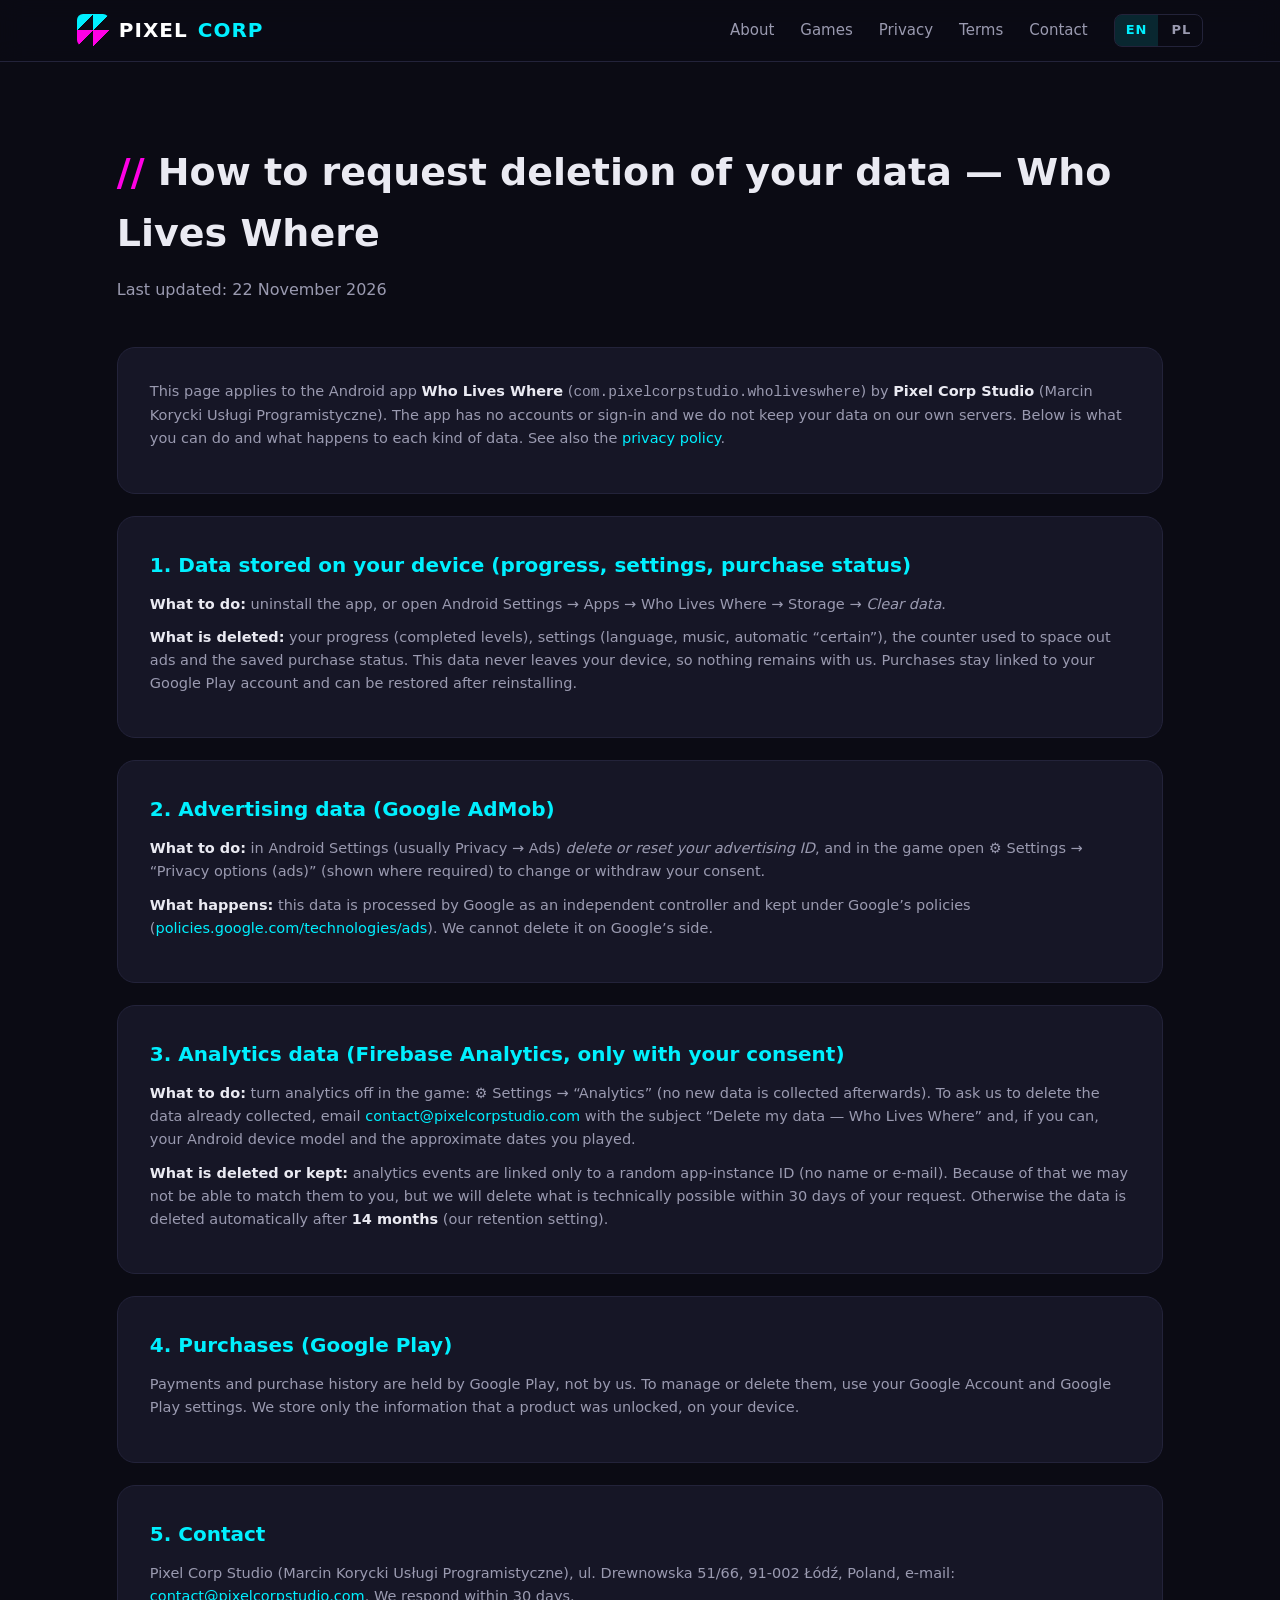
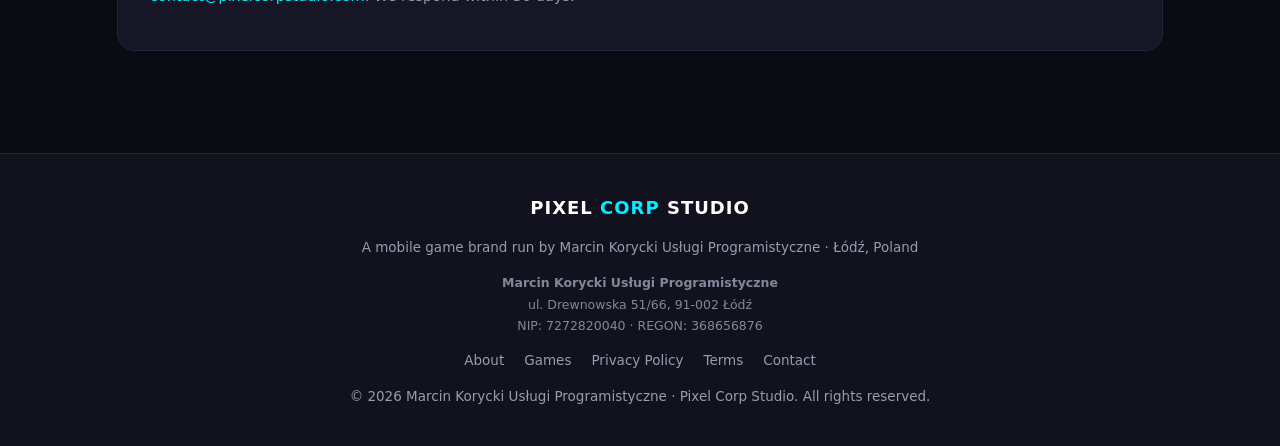
<file: privacy/who-lives-where/delete-data/index.html>
<!DOCTYPE html>
<html lang="en">
<head>
<meta name="google-site-verification" content="8522fjta0KtmAq6tlZYOzUPlFx3F5fHoXZ2V8XUHtcg" />
<meta charset="UTF-8" />
<meta name="viewport" content="width=device-width, initial-scale=1.0" />
<title>Data deletion for “Who Lives Where” — Pixel Corp Studio</title>
<link rel="canonical" href="https://pixelcorpstudio.com/privacy/who-lives-where/delete-data/" />
<link rel="alternate" hreflang="en" href="https://pixelcorpstudio.com/privacy/who-lives-where/delete-data/" />
<link rel="alternate" hreflang="pl" href="https://pixelcorpstudio.com/pl/privacy/who-lives-where/delete-data/" />
<link rel="alternate" hreflang="x-default" href="https://pixelcorpstudio.com/privacy/who-lives-where/delete-data/" />
<meta name="description" content="How to request deletion of your data in the Who Lives Where mobile game." />
<link rel="icon" href="data:image/svg+xml,<svg xmlns='http://www.w3.org/2000/svg' viewBox='0 0 100 100'><rect width='50' height='50' fill='%2300F0FF'/><rect x='50' y='50' width='50' height='50' fill='%23FF00E5'/></svg>" />
<link rel="stylesheet" href="/style.css" />
<script>document.addEventListener('DOMContentLoaded',function(){var a=document.querySelector('.lang a');if(a)a.addEventListener('click',function(){try{localStorage.setItem('pcs-lang',a.getAttribute('hreflang'))}catch(e){}})});</script>
</head>
<body>

<nav>
  <a class="logo" href="/"><div class="logo-mark"></div><span>PIXEL</span><span>CORP</span></a>
  <div class="nav-right">
  <ul>
    <li><a href="/#about">About</a></li>
    <li><a href="/#games">Games</a></li>
    <li><a href="/privacy/">Privacy</a></li>
    <li><a href="/#terms">Terms</a></li>
    <li><a href="/#contact">Contact</a></li>
  </ul>
  <div class="lang" aria-label="Language"><span aria-current="true">EN</span><a href="/pl/privacy/who-lives-where/delete-data/" hreflang="pl" lang="pl">PL</a></div>
  </div>
</nav>
<section id="privacy">
  <h2>How to request deletion of your data — Who Lives Where</h2>
  <p class="lead">Last updated: 22 November 2026</p>
  <div class="legal-box">
    <p>This page applies to the Android app <strong>Who Lives Where</strong> (<code>com.pixelcorpstudio.wholiveswhere</code>) by <strong>Pixel Corp Studio</strong> (Marcin Korycki Usługi Programistyczne). The app has no accounts or sign-in and we do not keep your data on our own servers. Below is what you can do and what happens to each kind of data. See also the <a href="/privacy/who-lives-where/">privacy policy</a>.</p>
  </div>
  <div class="legal-box">
    <h3>1. Data stored on your device (progress, settings, purchase status)</h3>
    <p><strong>What to do:</strong> uninstall the app, or open Android Settings → Apps → Who Lives Where → Storage → <em>Clear data</em>.</p>
    <p><strong>What is deleted:</strong> your progress (completed levels), settings (language, music, automatic “certain”), the counter used to space out ads and the saved purchase status. This data never leaves your device, so nothing remains with us. Purchases stay linked to your Google Play account and can be restored after reinstalling.</p>
  </div>
  <div class="legal-box">
    <h3>2. Advertising data (Google AdMob)</h3>
    <p><strong>What to do:</strong> in Android Settings (usually Privacy → Ads) <em>delete or reset your advertising ID</em>, and in the game open ⚙️ Settings → “Privacy options (ads)” (shown where required) to change or withdraw your consent.</p>
    <p><strong>What happens:</strong> this data is processed by Google as an independent controller and kept under Google’s policies (<a href="https://policies.google.com/technologies/ads">policies.google.com/technologies/ads</a>). We cannot delete it on Google’s side.</p>
  </div>
  <div class="legal-box">
    <h3>3. Analytics data (Firebase Analytics, only with your consent)</h3>
    <p><strong>What to do:</strong> turn analytics off in the game: ⚙️ Settings → “Analytics” (no new data is collected afterwards). To ask us to delete the data already collected, email <a href="mailto:contact@pixelcorpstudio.com">contact@pixelcorpstudio.com</a> with the subject “Delete my data — Who Lives Where” and, if you can, your Android device model and the approximate dates you played.</p>
    <p><strong>What is deleted or kept:</strong> analytics events are linked only to a random app-instance ID (no name or e-mail). Because of that we may not be able to match them to you, but we will delete what is technically possible within 30 days of your request. Otherwise the data is deleted automatically after <strong>14 months</strong> (our retention setting).</p>
  </div>
  <div class="legal-box">
    <h3>4. Purchases (Google Play)</h3>
    <p>Payments and purchase history are held by Google Play, not by us. To manage or delete them, use your Google Account and Google Play settings. We store only the information that a product was unlocked, on your device.</p>
  </div>
  <div class="legal-box">
    <h3>5. Contact</h3>
    <p>Pixel Corp Studio (Marcin Korycki Usługi Programistyczne), ul. Drewnowska 51/66, 91-002 Łódź, Poland, e-mail: <a href="mailto:contact@pixelcorpstudio.com">contact@pixelcorpstudio.com</a>. We respond within 30 days.</p>
  </div>
</section>

<footer>
  <div class="flogo">PIXEL <span>CORP</span> STUDIO</div>
  <p>A mobile game brand run by Marcin Korycki Usługi Programistyczne · Łódź, Poland</p>
  <div class="legal-info">
    <strong>Marcin Korycki Usługi Programistyczne</strong><br>
    ul. Drewnowska 51/66, 91-002 Łódź<br>
    NIP: 7272820040 · REGON: 368656876
  </div>
  <div class="links">
    <a href="/#about">About</a>
    <a href="/#games">Games</a>
    <a href="/privacy/">Privacy Policy</a>
    <a href="/#terms">Terms</a>
    <a href="/#contact">Contact</a>
  </div>
  <p>© 2026 Marcin Korycki Usługi Programistyczne · Pixel Corp Studio. All rights reserved.</p>
</footer>

</body>
</html>
</file>
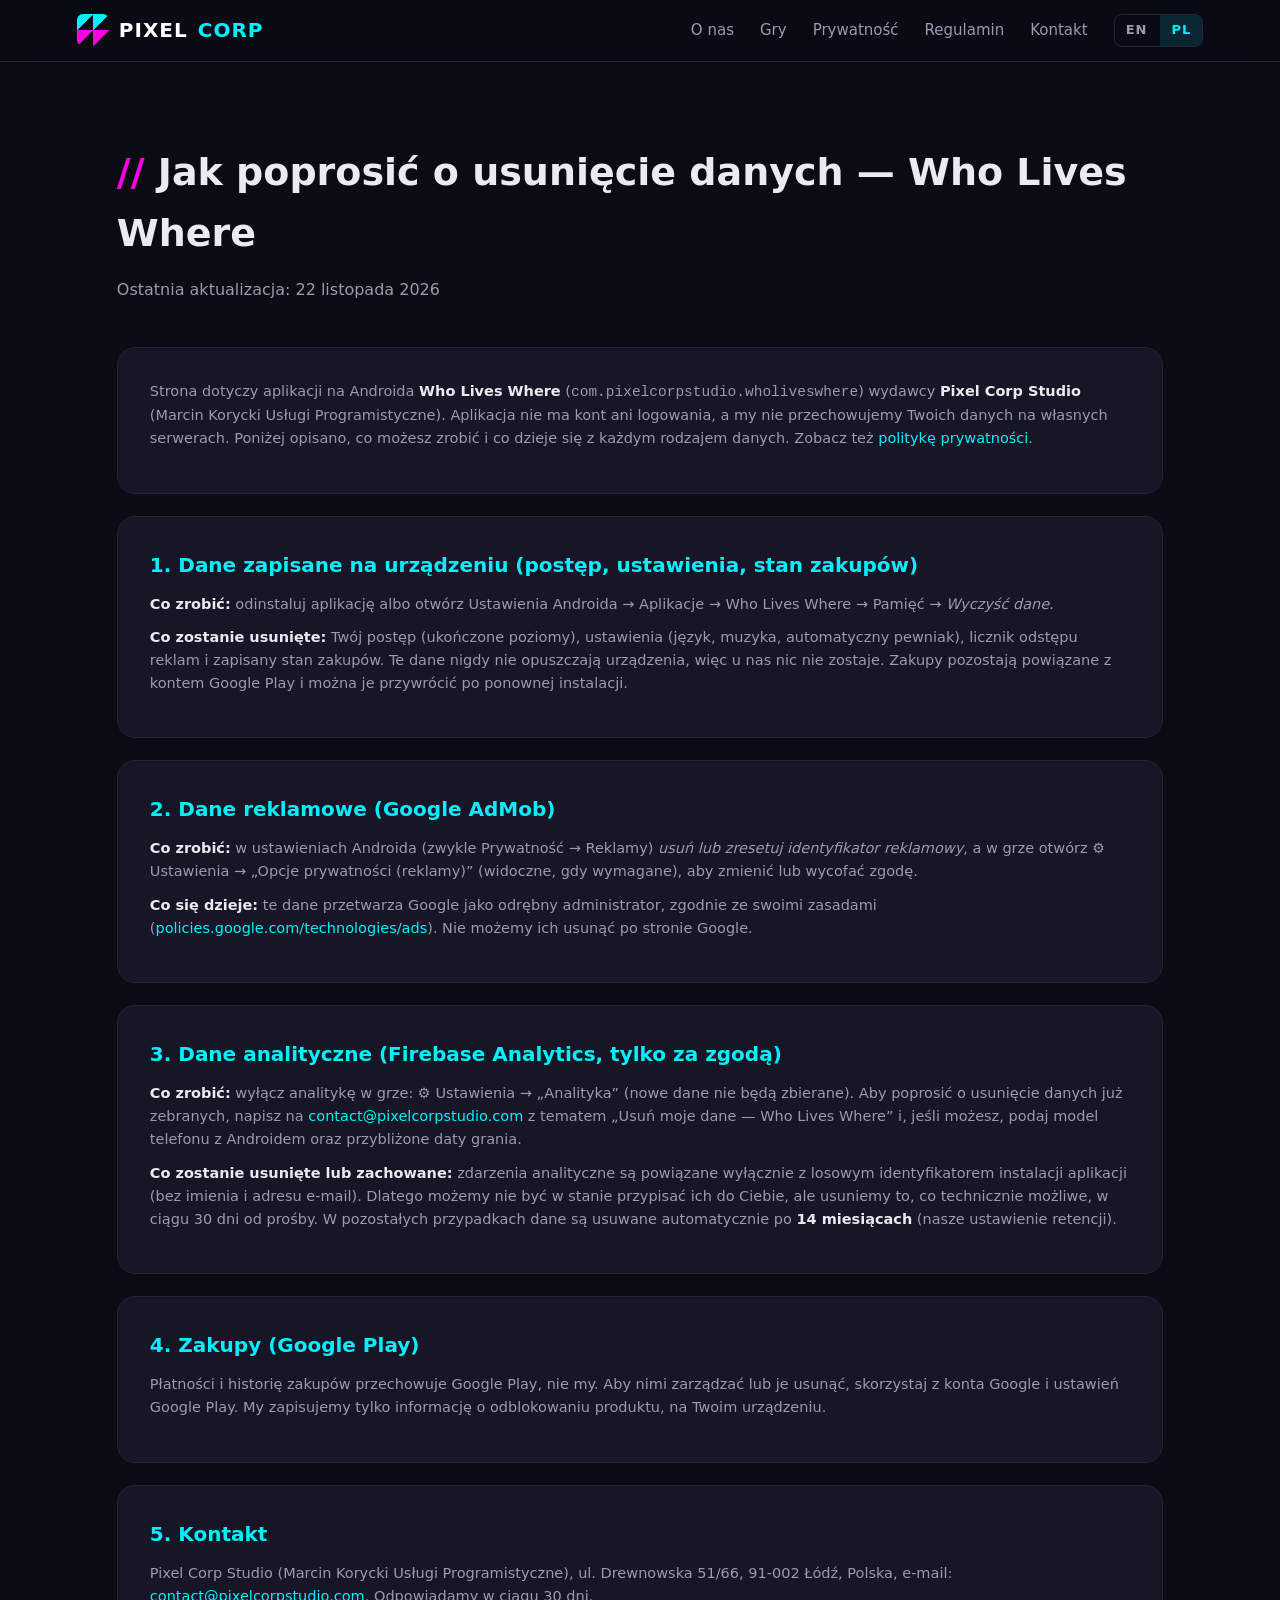
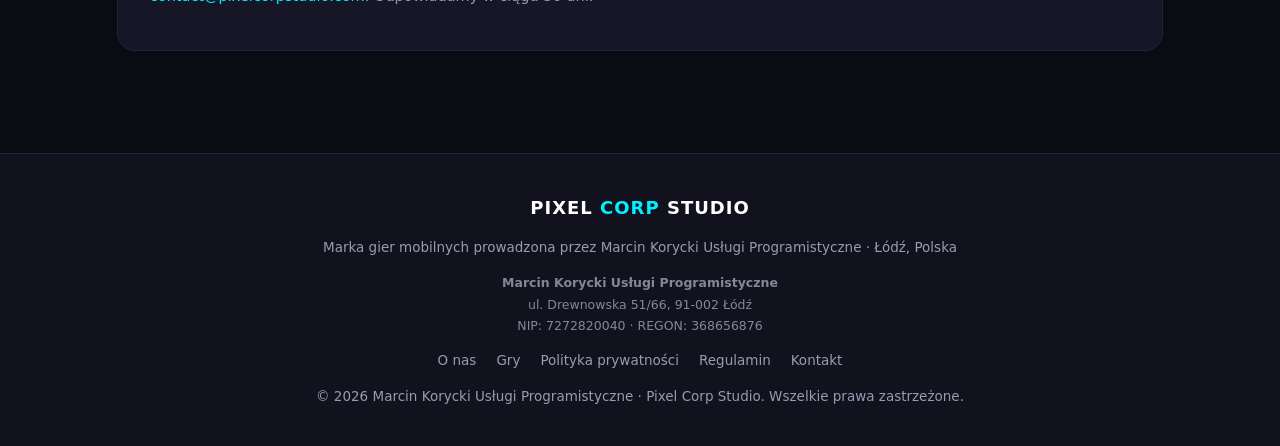
<file: pl/privacy/who-lives-where/delete-data/index.html>
<!DOCTYPE html>
<html lang="pl">
<head>
<meta name="google-site-verification" content="8522fjta0KtmAq6tlZYOzUPlFx3F5fHoXZ2V8XUHtcg" />
<meta charset="UTF-8" />
<meta name="viewport" content="width=device-width, initial-scale=1.0" />
<title>Usuwanie danych w grze „Who Lives Where” — Pixel Corp Studio</title>
<link rel="canonical" href="https://pixelcorpstudio.com/pl/privacy/who-lives-where/delete-data/" />
<link rel="alternate" hreflang="en" href="https://pixelcorpstudio.com/privacy/who-lives-where/delete-data/" />
<link rel="alternate" hreflang="pl" href="https://pixelcorpstudio.com/pl/privacy/who-lives-where/delete-data/" />
<link rel="alternate" hreflang="x-default" href="https://pixelcorpstudio.com/privacy/who-lives-where/delete-data/" />
<meta name="description" content="Jak poprosić o usunięcie danych w grze mobilnej Who Lives Where." />
<link rel="icon" href="data:image/svg+xml,<svg xmlns='http://www.w3.org/2000/svg' viewBox='0 0 100 100'><rect width='50' height='50' fill='%2300F0FF'/><rect x='50' y='50' width='50' height='50' fill='%23FF00E5'/></svg>" />
<link rel="stylesheet" href="/style.css" />
<script>document.addEventListener('DOMContentLoaded',function(){var a=document.querySelector('.lang a');if(a)a.addEventListener('click',function(){try{localStorage.setItem('pcs-lang',a.getAttribute('hreflang'))}catch(e){}})});</script>
</head>
<body>

<nav>
  <a class="logo" href="/pl/"><div class="logo-mark"></div><span>PIXEL</span><span>CORP</span></a>
  <div class="nav-right">
  <ul>
    <li><a href="/pl/#about">O nas</a></li>
    <li><a href="/pl/#games">Gry</a></li>
    <li><a href="/pl/privacy/">Prywatność</a></li>
    <li><a href="/pl/#terms">Regulamin</a></li>
    <li><a href="/pl/#contact">Kontakt</a></li>
  </ul>
  <div class="lang" aria-label="Language"><a href="/privacy/who-lives-where/delete-data/" hreflang="en" lang="en">EN</a><span aria-current="true">PL</span></div>
  </div>
</nav>
<section id="privacy">
  <h2>Jak poprosić o usunięcie danych — Who Lives Where</h2>
  <p class="lead">Ostatnia aktualizacja: 22 listopada 2026</p>
  <div class="legal-box">
    <p>Strona dotyczy aplikacji na Androida <strong>Who Lives Where</strong> (<code>com.pixelcorpstudio.wholiveswhere</code>) wydawcy <strong>Pixel Corp Studio</strong> (Marcin Korycki Usługi Programistyczne). Aplikacja nie ma kont ani logowania, a my nie przechowujemy Twoich danych na własnych serwerach. Poniżej opisano, co możesz zrobić i co dzieje się z każdym rodzajem danych. Zobacz też <a href="/pl/privacy/who-lives-where/">politykę prywatności</a>.</p>
  </div>
  <div class="legal-box">
    <h3>1. Dane zapisane na urządzeniu (postęp, ustawienia, stan zakupów)</h3>
    <p><strong>Co zrobić:</strong> odinstaluj aplikację albo otwórz Ustawienia Androida → Aplikacje → Who Lives Where → Pamięć → <em>Wyczyść dane</em>.</p>
    <p><strong>Co zostanie usunięte:</strong> Twój postęp (ukończone poziomy), ustawienia (język, muzyka, automatyczny pewniak), licznik odstępu reklam i zapisany stan zakupów. Te dane nigdy nie opuszczają urządzenia, więc u nas nic nie zostaje. Zakupy pozostają powiązane z kontem Google Play i można je przywrócić po ponownej instalacji.</p>
  </div>
  <div class="legal-box">
    <h3>2. Dane reklamowe (Google AdMob)</h3>
    <p><strong>Co zrobić:</strong> w ustawieniach Androida (zwykle Prywatność → Reklamy) <em>usuń lub zresetuj identyfikator reklamowy</em>, a w grze otwórz ⚙️ Ustawienia → „Opcje prywatności (reklamy)” (widoczne, gdy wymagane), aby zmienić lub wycofać zgodę.</p>
    <p><strong>Co się dzieje:</strong> te dane przetwarza Google jako odrębny administrator, zgodnie ze swoimi zasadami (<a href="https://policies.google.com/technologies/ads">policies.google.com/technologies/ads</a>). Nie możemy ich usunąć po stronie Google.</p>
  </div>
  <div class="legal-box">
    <h3>3. Dane analityczne (Firebase Analytics, tylko za zgodą)</h3>
    <p><strong>Co zrobić:</strong> wyłącz analitykę w grze: ⚙️ Ustawienia → „Analityka” (nowe dane nie będą zbierane). Aby poprosić o usunięcie danych już zebranych, napisz na <a href="mailto:contact@pixelcorpstudio.com">contact@pixelcorpstudio.com</a> z tematem „Usuń moje dane — Who Lives Where” i, jeśli możesz, podaj model telefonu z Androidem oraz przybliżone daty grania.</p>
    <p><strong>Co zostanie usunięte lub zachowane:</strong> zdarzenia analityczne są powiązane wyłącznie z losowym identyfikatorem instalacji aplikacji (bez imienia i adresu e-mail). Dlatego możemy nie być w stanie przypisać ich do Ciebie, ale usuniemy to, co technicznie możliwe, w ciągu 30 dni od prośby. W pozostałych przypadkach dane są usuwane automatycznie po <strong>14 miesiącach</strong> (nasze ustawienie retencji).</p>
  </div>
  <div class="legal-box">
    <h3>4. Zakupy (Google Play)</h3>
    <p>Płatności i historię zakupów przechowuje Google Play, nie my. Aby nimi zarządzać lub je usunąć, skorzystaj z konta Google i ustawień Google Play. My zapisujemy tylko informację o odblokowaniu produktu, na Twoim urządzeniu.</p>
  </div>
  <div class="legal-box">
    <h3>5. Kontakt</h3>
    <p>Pixel Corp Studio (Marcin Korycki Usługi Programistyczne), ul. Drewnowska 51/66, 91-002 Łódź, Polska, e-mail: <a href="mailto:contact@pixelcorpstudio.com">contact@pixelcorpstudio.com</a>. Odpowiadamy w ciągu 30 dni.</p>
  </div>
</section>

<footer>
  <div class="flogo">PIXEL <span>CORP</span> STUDIO</div>
  <p>Marka gier mobilnych prowadzona przez Marcin Korycki Usługi Programistyczne · Łódź, Polska</p>
  <div class="legal-info">
    <strong>Marcin Korycki Usługi Programistyczne</strong><br>
    ul. Drewnowska 51/66, 91-002 Łódź<br>
    NIP: 7272820040 · REGON: 368656876
  </div>
  <div class="links">
    <a href="/pl/#about">O nas</a>
    <a href="/pl/#games">Gry</a>
    <a href="/pl/privacy/">Polityka prywatności</a>
    <a href="/pl/#terms">Regulamin</a>
    <a href="/pl/#contact">Kontakt</a>
  </div>
  <p>© 2026 Marcin Korycki Usługi Programistyczne · Pixel Corp Studio. Wszelkie prawa zastrzeżone.</p>
</footer>

</body>
</html>
</file>
<file: style.css>
:root{
    --cyan:#00F0FF;--magenta:#FF00E5;--bg:#0B0B14;--bg2:#12121F;
    --card:#161626;--text:#EAEAF2;--muted:#9A9AB0;--border:#23233A;
  }
  *{box-sizing:border-box;margin:0;padding:0}
  html{scroll-behavior:smooth}
  body{font-family:'Segoe UI',system-ui,-apple-system,sans-serif;background:var(--bg);color:var(--text);line-height:1.6;overflow-x:hidden}
  a{color:var(--cyan);text-decoration:none;transition:.2s}
  a:hover{color:var(--magenta)}
  a.logo,a.logo:hover{color:inherit}

  nav{position:sticky;top:0;z-index:100;background:rgba(11,11,20,.85);backdrop-filter:blur(12px);border-bottom:1px solid var(--border);padding:14px 6%;display:flex;align-items:center;justify-content:space-between}
  .logo{display:flex;align-items:center;gap:10px;font-weight:900;font-size:20px;letter-spacing:1px}
  .logo-mark{width:32px;height:32px;background:
      linear-gradient(135deg,var(--cyan) 0 50%,transparent 50%) top left/50% 50% no-repeat,
      linear-gradient(135deg,var(--magenta) 0 50%,transparent 50%) bottom right/50% 50% no-repeat,
      linear-gradient(135deg,var(--cyan) 0 50%,transparent 50%) top right/50% 50% no-repeat,
      linear-gradient(135deg,var(--magenta) 0 50%,transparent 50%) bottom left/50% 50% no-repeat;border-radius:6px}
  .logo span:first-of-type{color:#fff}
  .logo span:last-of-type{color:var(--cyan)}
  nav ul{display:flex;gap:26px;list-style:none;font-size:15px}
  nav ul a{color:var(--muted)}
  nav ul a:hover{color:#fff}
  @media(max-width:760px){nav ul{display:none}}

  header{padding:120px 6% 100px;text-align:center;background:
      radial-gradient(ellipse at top, rgba(0,240,255,.12), transparent 55%),
      radial-gradient(ellipse at bottom right, rgba(255,0,229,.12), transparent 55%)}
  header h1{font-size:clamp(38px,7vw,72px);font-weight:900;letter-spacing:2px;margin-bottom:16px;background:linear-gradient(90deg,var(--cyan),var(--magenta));-webkit-background-clip:text;background-clip:text;color:transparent}
  header p.sub{font-size:clamp(16px,2vw,20px);color:var(--muted);max-width:660px;margin:0 auto 36px}
  .buttons{display:flex;gap:14px;justify-content:center;flex-wrap:wrap}
  .btn{padding:14px 30px;border-radius:10px;font-weight:700;font-size:15px;border:2px solid transparent;cursor:pointer;transition:.25s;display:inline-block}
  .btn-primary{background:linear-gradient(90deg,var(--cyan),var(--magenta));color:#0B0B14}
  .btn-primary:hover{transform:translateY(-2px);box-shadow:0 8px 30px rgba(0,240,255,.35);color:#0B0B14}
  .btn-outline{border-color:var(--border);color:var(--text)}
  .btn-outline:hover{border-color:var(--cyan);color:var(--cyan)}

  section{padding:80px 6%;max-width:1200px;margin:0 auto}
  section h2{font-size:clamp(26px,3.5vw,38px);margin-bottom:14px;font-weight:800}
  section h2::before{content:"// ";color:var(--magenta);font-weight:900}
  section .lead{color:var(--muted);margin-bottom:44px;max-width:720px;font-size:16px}

  .about-grid{display:grid;grid-template-columns:repeat(auto-fit,minmax(230px,1fr));gap:22px}
  .stat{background:var(--card);border:1px solid var(--border);border-radius:16px;padding:28px;text-align:center;transition:.25s}
  .stat:hover{border-color:var(--cyan);transform:translateY(-4px)}
  .stat b{display:block;font-size:36px;background:linear-gradient(90deg,var(--cyan),var(--magenta));-webkit-background-clip:text;background-clip:text;color:transparent}
  .stat span{color:var(--muted);font-size:14px;letter-spacing:1px;text-transform:uppercase}

  .games{display:grid;grid-template-columns:repeat(auto-fit,minmax(280px,1fr));gap:24px}
  .game{background:var(--card);border:1px solid var(--border);border-radius:18px;overflow:hidden;transition:.25s;display:flex;flex-direction:column}
  .game:hover{border-color:var(--magenta);transform:translateY(-6px);box-shadow:0 12px 40px rgba(255,0,229,.18)}
  .game .cover{height:170px;display:flex;align-items:center;justify-content:center;font-size:52px;font-weight:900;letter-spacing:2px}
  .game .info{padding:22px}
  .game h3{font-size:20px;margin-bottom:8px}
  .game p{color:var(--muted);font-size:14px;margin-bottom:16px}
  .tags{display:flex;gap:8px;flex-wrap:wrap;margin-bottom:14px}
  .tag{font-size:11px;text-transform:uppercase;letter-spacing:1px;padding:4px 10px;border-radius:20px;background:rgba(0,240,255,.1);color:var(--cyan);border:1px solid rgba(0,240,255,.3)}
  .tag-soon{background:rgba(255,0,229,.1);color:var(--magenta);border-color:rgba(255,0,229,.3)}

  .legal-box{background:var(--card);border:1px solid var(--border);border-radius:18px;padding:32px;margin-bottom:22px}
  .legal-box h3{margin-bottom:12px;color:var(--cyan);font-size:20px}
  .legal-box p, .legal-box li{color:var(--muted);font-size:14.5px;margin-bottom:10px}
  .legal-box ul{padding-left:22px;margin-bottom:12px}
  .legal-box strong{color:var(--text)}

  .contact-grid{display:grid;grid-template-columns:repeat(auto-fit,minmax(240px,1fr));gap:22px}
  .contact-card{background:var(--card);border:1px solid var(--border);border-radius:16px;padding:26px;text-align:center;transition:.25s}
  .contact-card:hover{border-color:var(--cyan)}
  .contact-card .icon{font-size:30px;margin-bottom:10px}
  .contact-card h4{margin-bottom:6px;font-size:16px}
  .contact-card p, .contact-card a{color:var(--muted);font-size:14px}

  footer{border-top:1px solid var(--border);padding:40px 6%;text-align:center;color:var(--muted);font-size:13.5px;background:var(--bg2)}
  footer .flogo{margin-bottom:14px;font-weight:900;letter-spacing:1px;color:#fff;font-size:18px}
  footer .flogo span{color:var(--cyan)}
  footer .legal-info{margin:14px auto;max-width:640px;font-size:12.5px;opacity:.85;line-height:1.7}
  footer .links{margin:14px 0;display:flex;gap:20px;justify-content:center;flex-wrap:wrap}
  footer .links a{color:var(--muted)}

  .nav-right{display:flex;align-items:center;gap:26px}
  .lang{display:flex;gap:2px;font-size:13px;font-weight:700;letter-spacing:1px;border:1px solid var(--border);border-radius:8px;overflow:hidden}
  .lang a,.lang span{padding:5px 11px;color:var(--muted)}
  .lang a:hover{color:#fff}
  .lang span{background:rgba(0,240,255,.12);color:var(--cyan)}

  .grad{background:linear-gradient(90deg,var(--cyan),var(--magenta));-webkit-background-clip:text;background-clip:text;color:transparent}
  .feature{display:grid;grid-template-columns:1.1fr 1fr;gap:32px;align-items:center;padding:36px;border-radius:22px;border:1px solid var(--border);background:radial-gradient(900px 400px at 85% 50%,rgba(255,0,229,.16),transparent 60%),radial-gradient(700px 400px at 0% 0%,rgba(0,240,255,.14),transparent 60%),var(--bg2)}
  .feature .ico{width:64px;height:64px;border-radius:14px;margin-bottom:16px;display:block}
  .feature h3{font-size:clamp(24px,3.4vw,34px);line-height:1.2;margin-bottom:10px}
  .feature p.desc{color:var(--muted);margin-bottom:18px;max-width:52ch}
  .feature ul{list-style:none;display:grid;gap:8px;margin:0 0 26px}
  .feature li{padding-left:22px;position:relative}
  .feature li::before{content:"";position:absolute;left:0;top:.55em;width:10px;height:10px;background:var(--cyan)}
  .feature li:nth-child(2)::before{background:var(--magenta)}
  .feature li:nth-child(3)::before{background:#FFD23F}
  .phones{position:relative;height:430px}
  .phones{--pw:190px}
  .phone{position:absolute;top:0;width:var(--pw);aspect-ratio:540/1050;border-radius:26px;border:6px solid #05050A;background:#05050A;overflow:hidden;box-shadow:0 20px 50px rgba(0,0,0,.55)}
  .phone img{width:100%;height:100%;display:block;object-fit:cover}
  .phone.a{left:50%;margin-left:calc(-1 * var(--pw));transform:rotate(-6deg);top:34px}
  .phone.b{left:50%;margin-left:-4px;transform:rotate(5deg);z-index:2}
  .gal{display:grid;grid-template-columns:repeat(auto-fit,minmax(200px,1fr));gap:16px;margin-top:22px}
  .gal figure{margin:0}
  .gal img{width:100%;height:auto;aspect-ratio:7/5;object-fit:cover;border-radius:14px;border:1px solid var(--border);display:block}
  .gal figcaption{font-size:13px;color:var(--muted);margin-top:6px}
  @media(max-width:760px){.nav-right{gap:0}.feature{grid-template-columns:1fr;padding:24px}.phones{--pw:140px;height:330px}}

  .feature.lumena{background:radial-gradient(900px 400px at 15% 50%,rgba(0,240,255,.14),transparent 60%),radial-gradient(700px 400px at 100% 0%,rgba(255,210,63,.12),transparent 60%),var(--bg2);margin-top:28px}
  .feature.lumena .ico{background:#05050A}
  .soon{display:inline-block;padding:14px 26px;border-radius:10px;font-weight:700;font-size:15px;border:2px dashed rgba(255,0,229,.45);color:var(--magenta);background:rgba(255,0,229,.08)}
  .feature.wlw{background:radial-gradient(900px 400px at 85% 40%,rgba(154,107,255,.18),transparent 60%),radial-gradient(700px 400px at 0% 0%,rgba(0,240,255,.12),transparent 60%),var(--bg2);margin-top:28px}
  .feature.wlw .ico{background:#0B0814;border-radius:16px}
  .feature.wlw .links2{margin-top:14px;font-size:13.5px}
  .feature.lumena .links2{margin-top:14px;font-size:13.5px}
  .shots{display:grid;gap:12px}
  .shots img{width:100%;height:auto;aspect-ratio:8/5;object-fit:cover;border-radius:14px;border:1px solid var(--border);display:block;box-shadow:0 14px 36px rgba(0,0,0,.5)}
  .shots .row2{display:grid;grid-template-columns:1fr 1fr;gap:12px}
  @media(max-width:760px){.shots .row2{grid-template-columns:1fr}}
</file>
